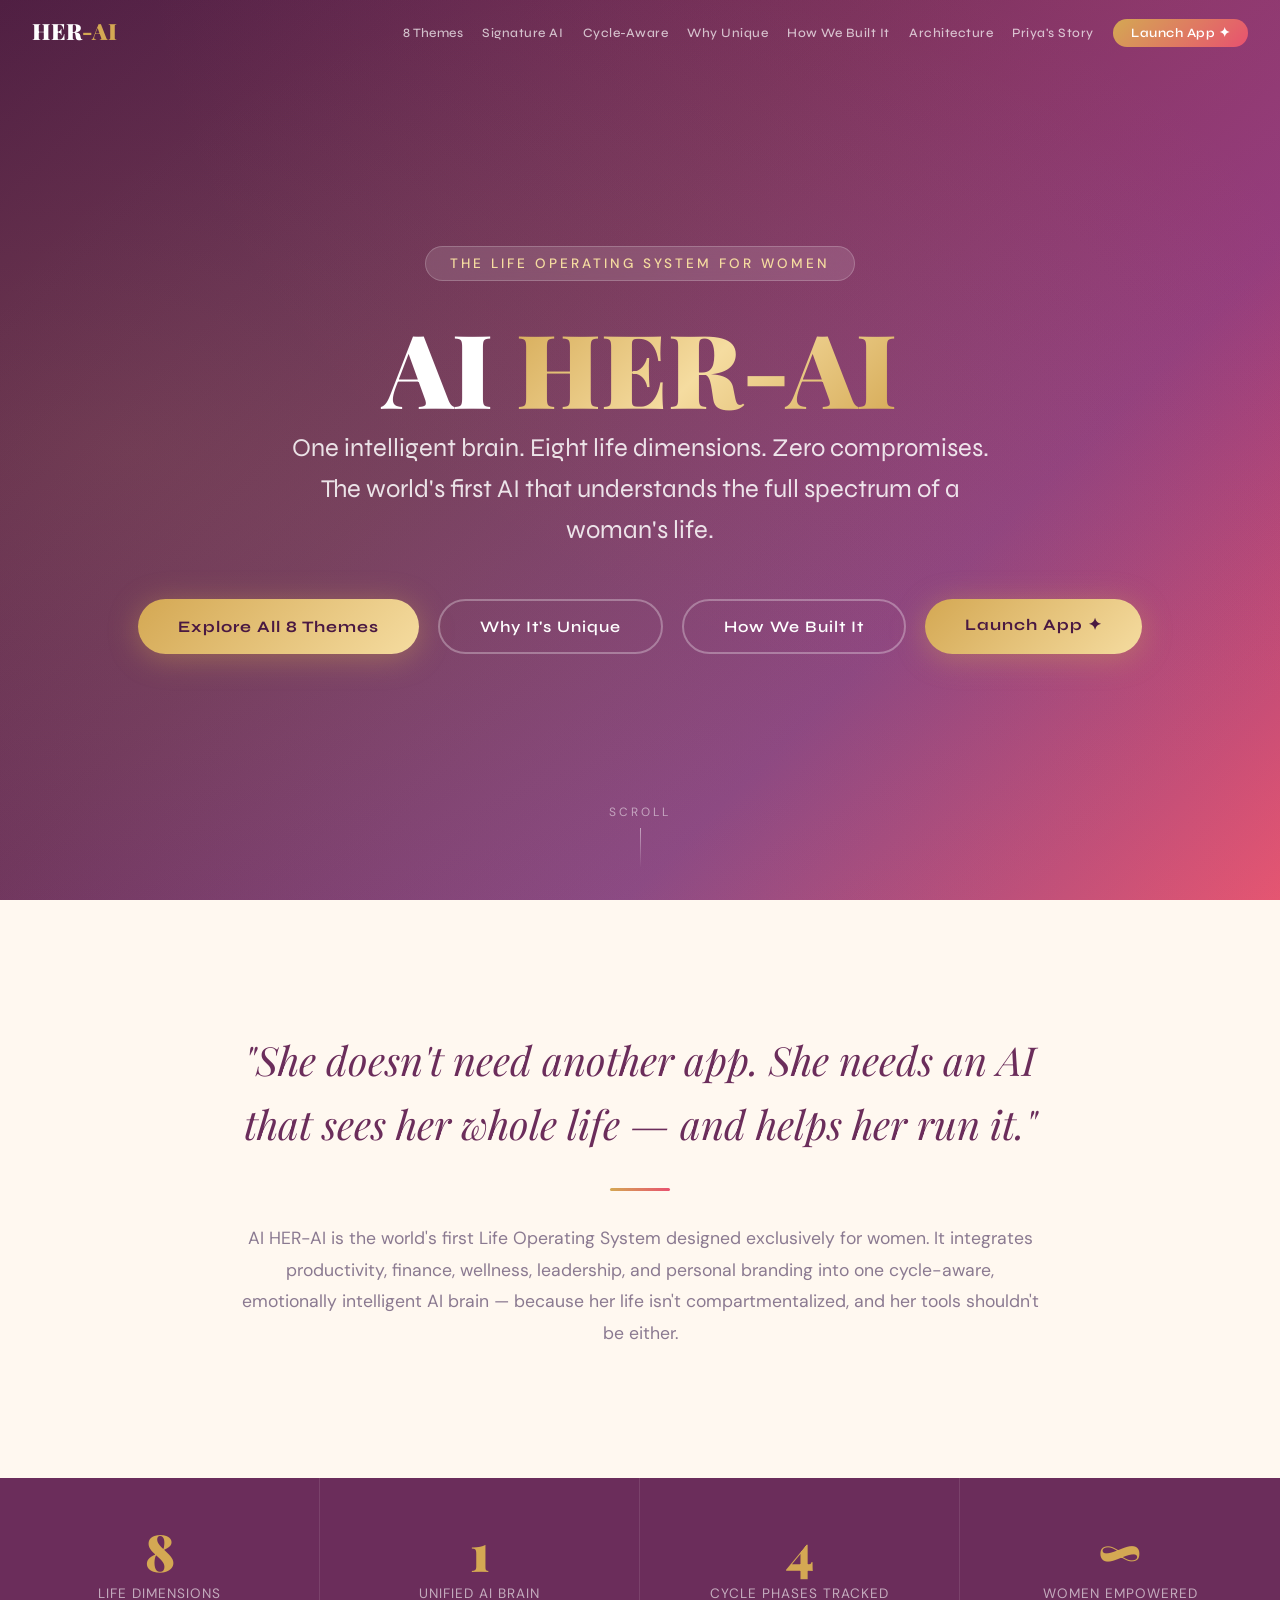
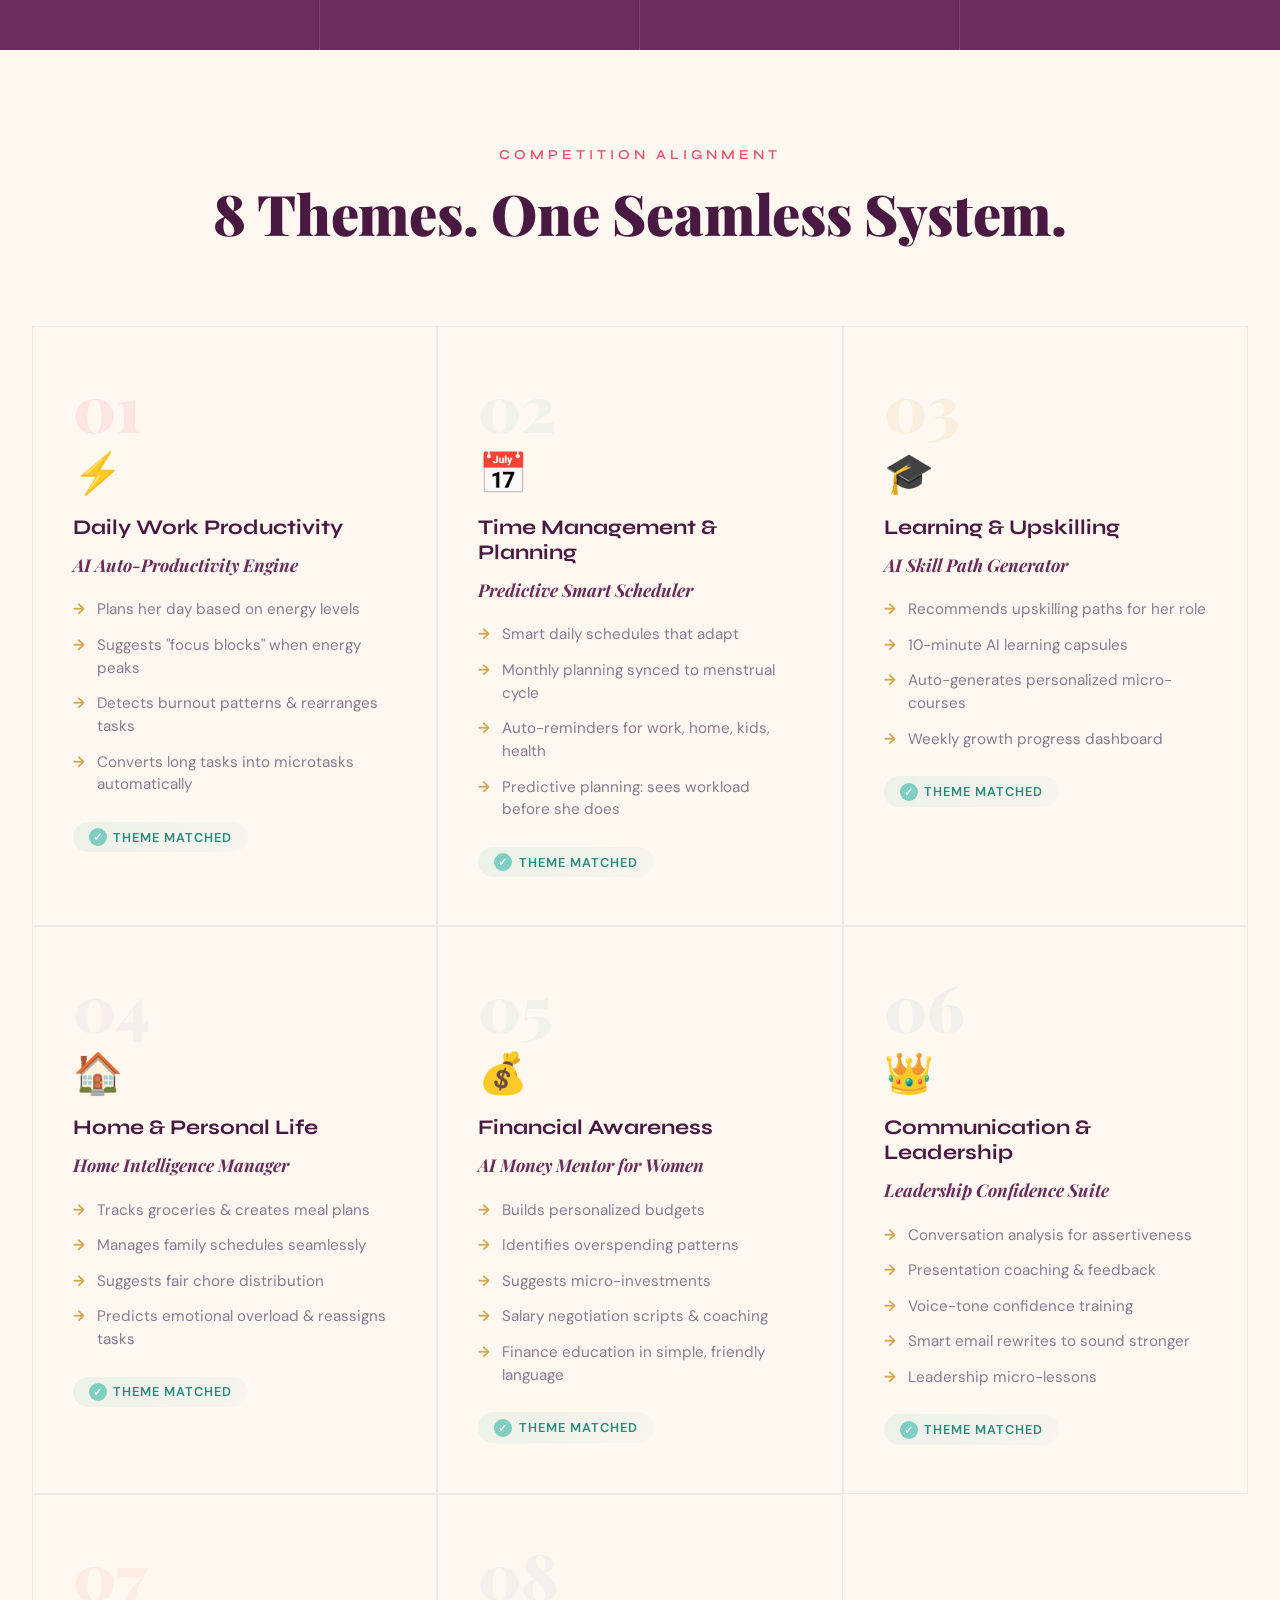
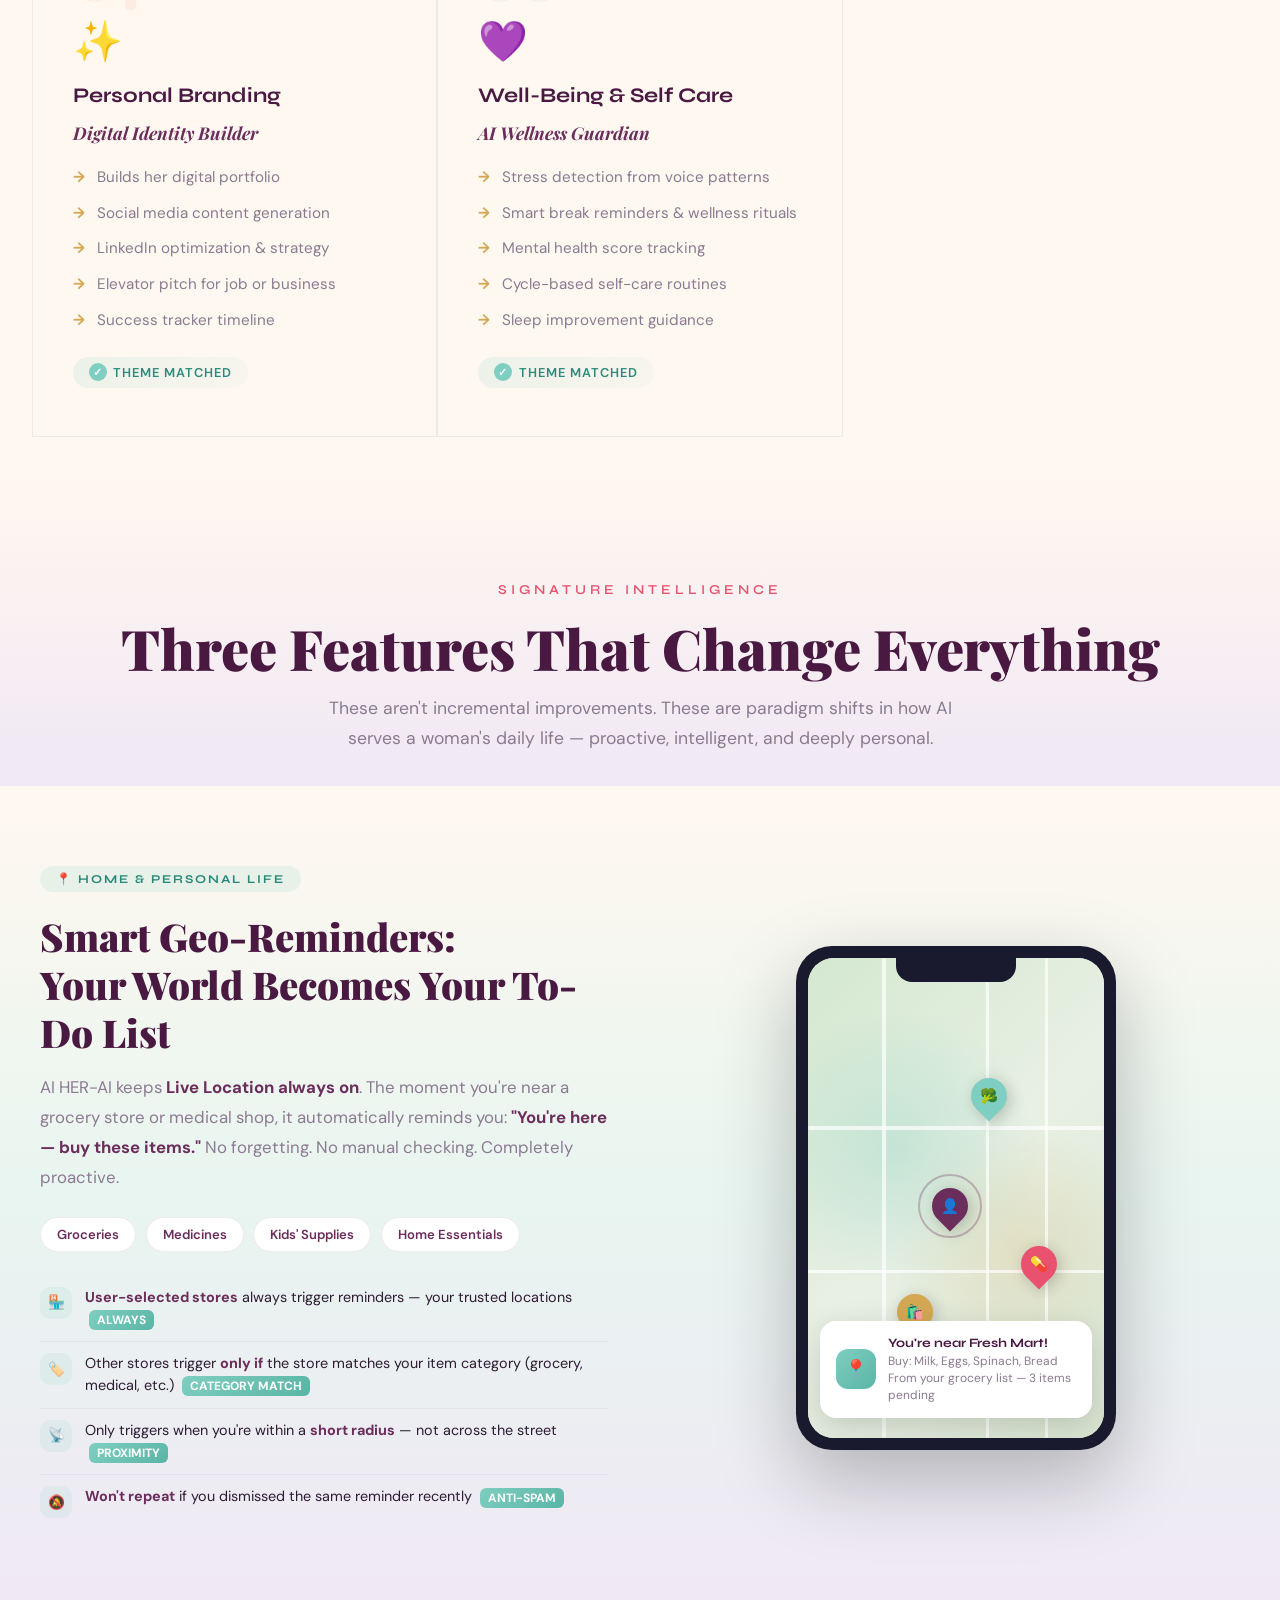
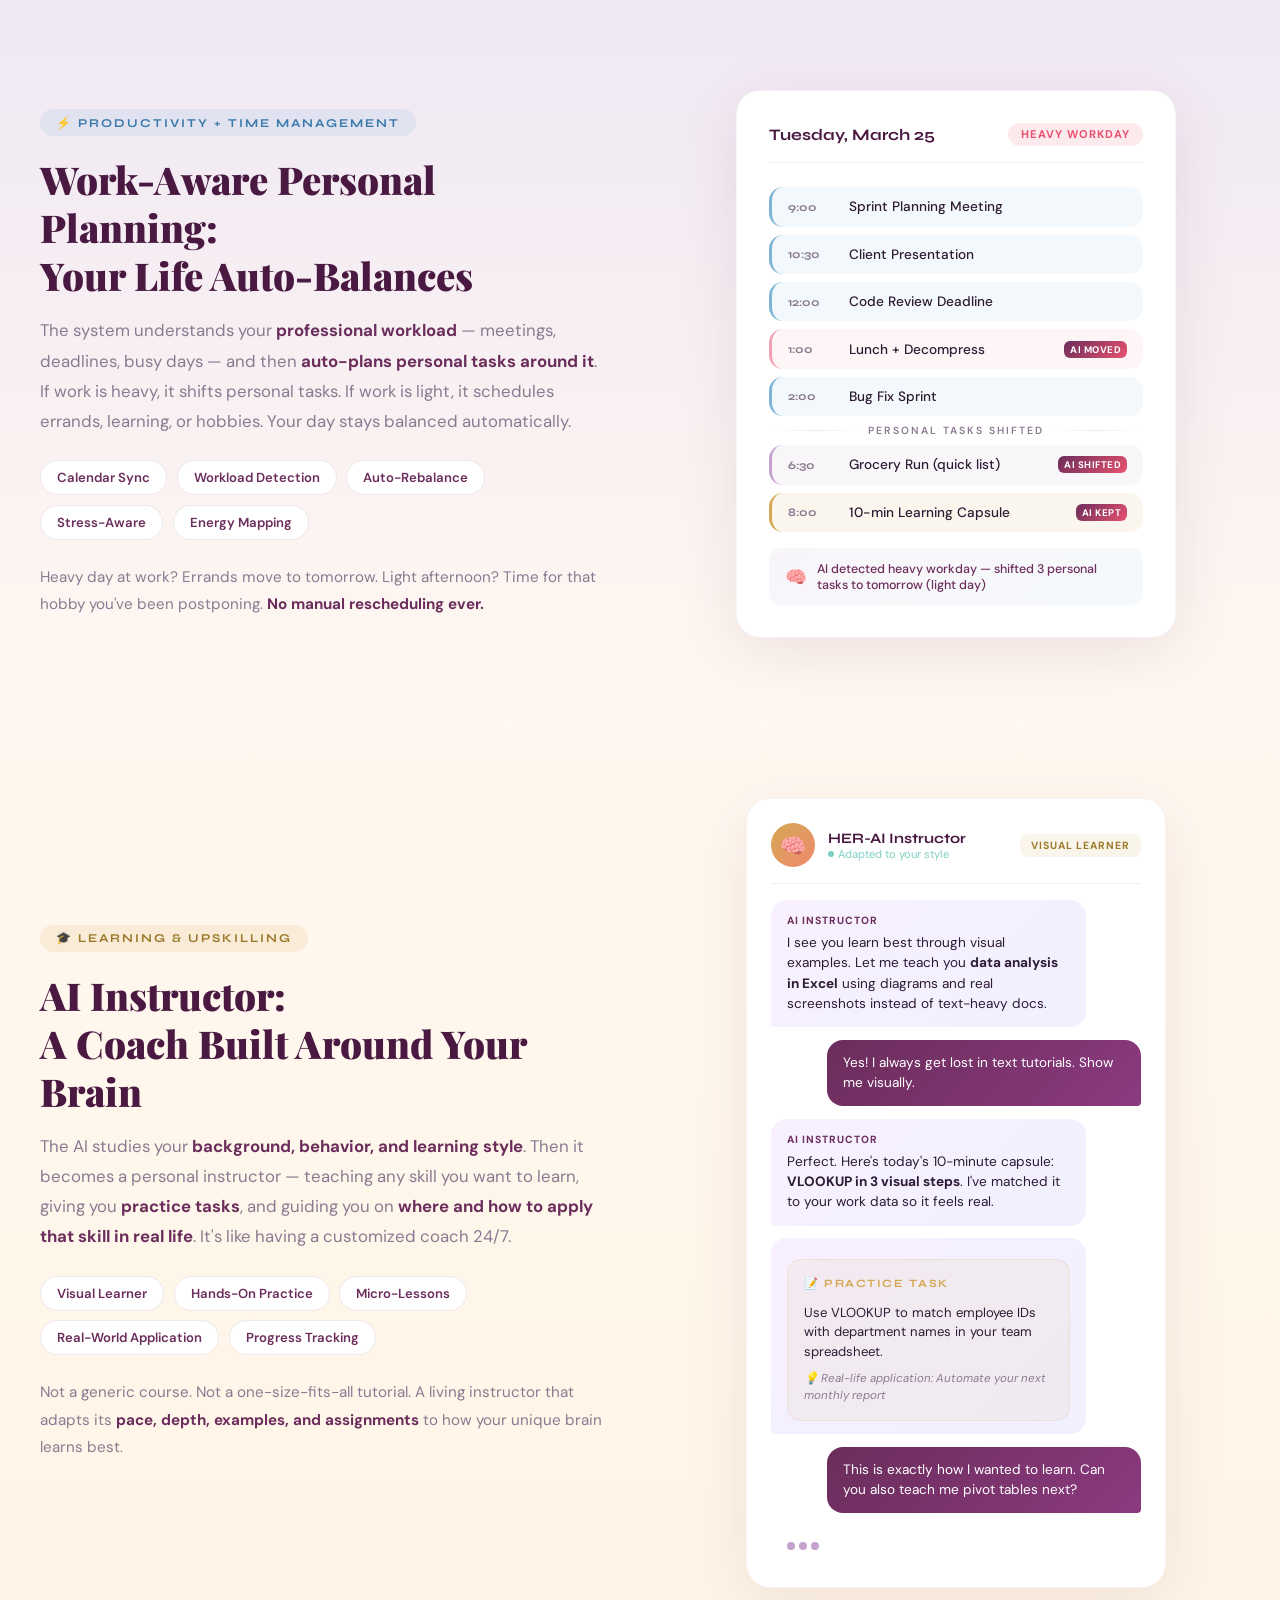
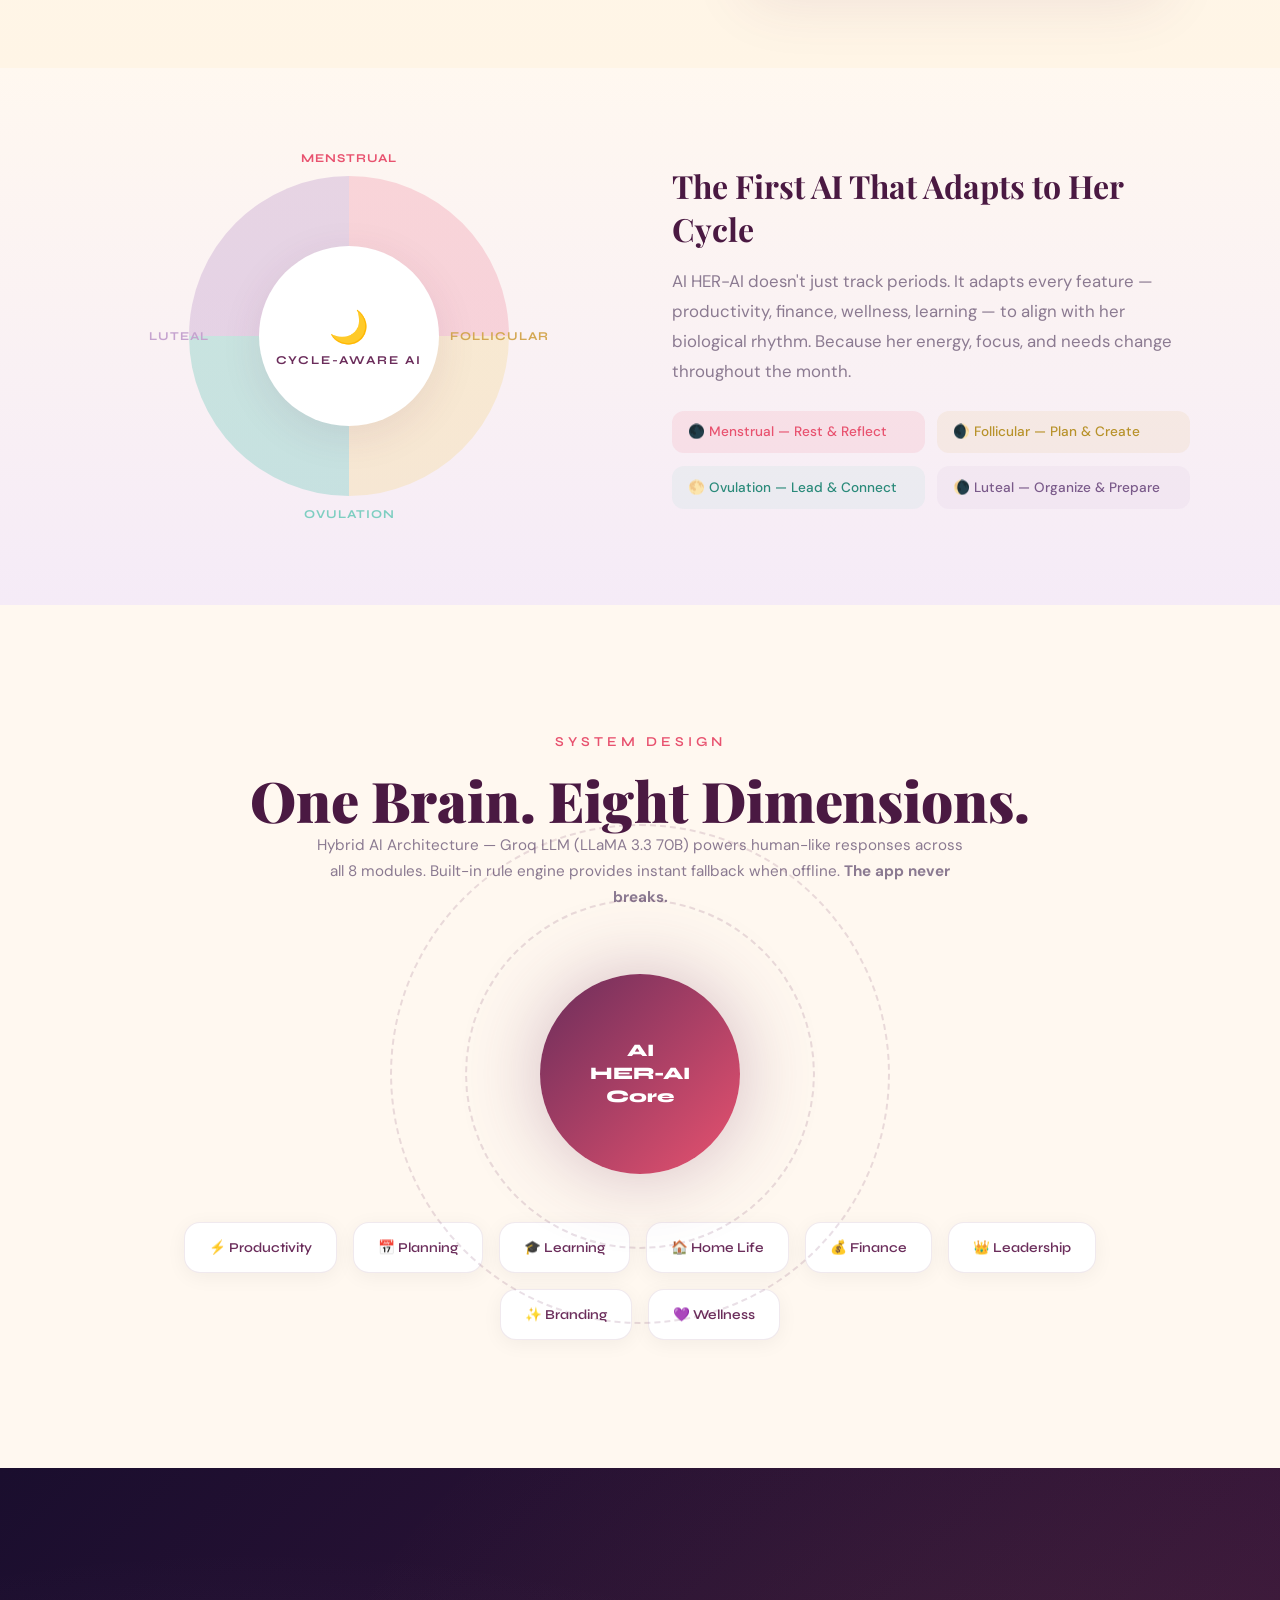
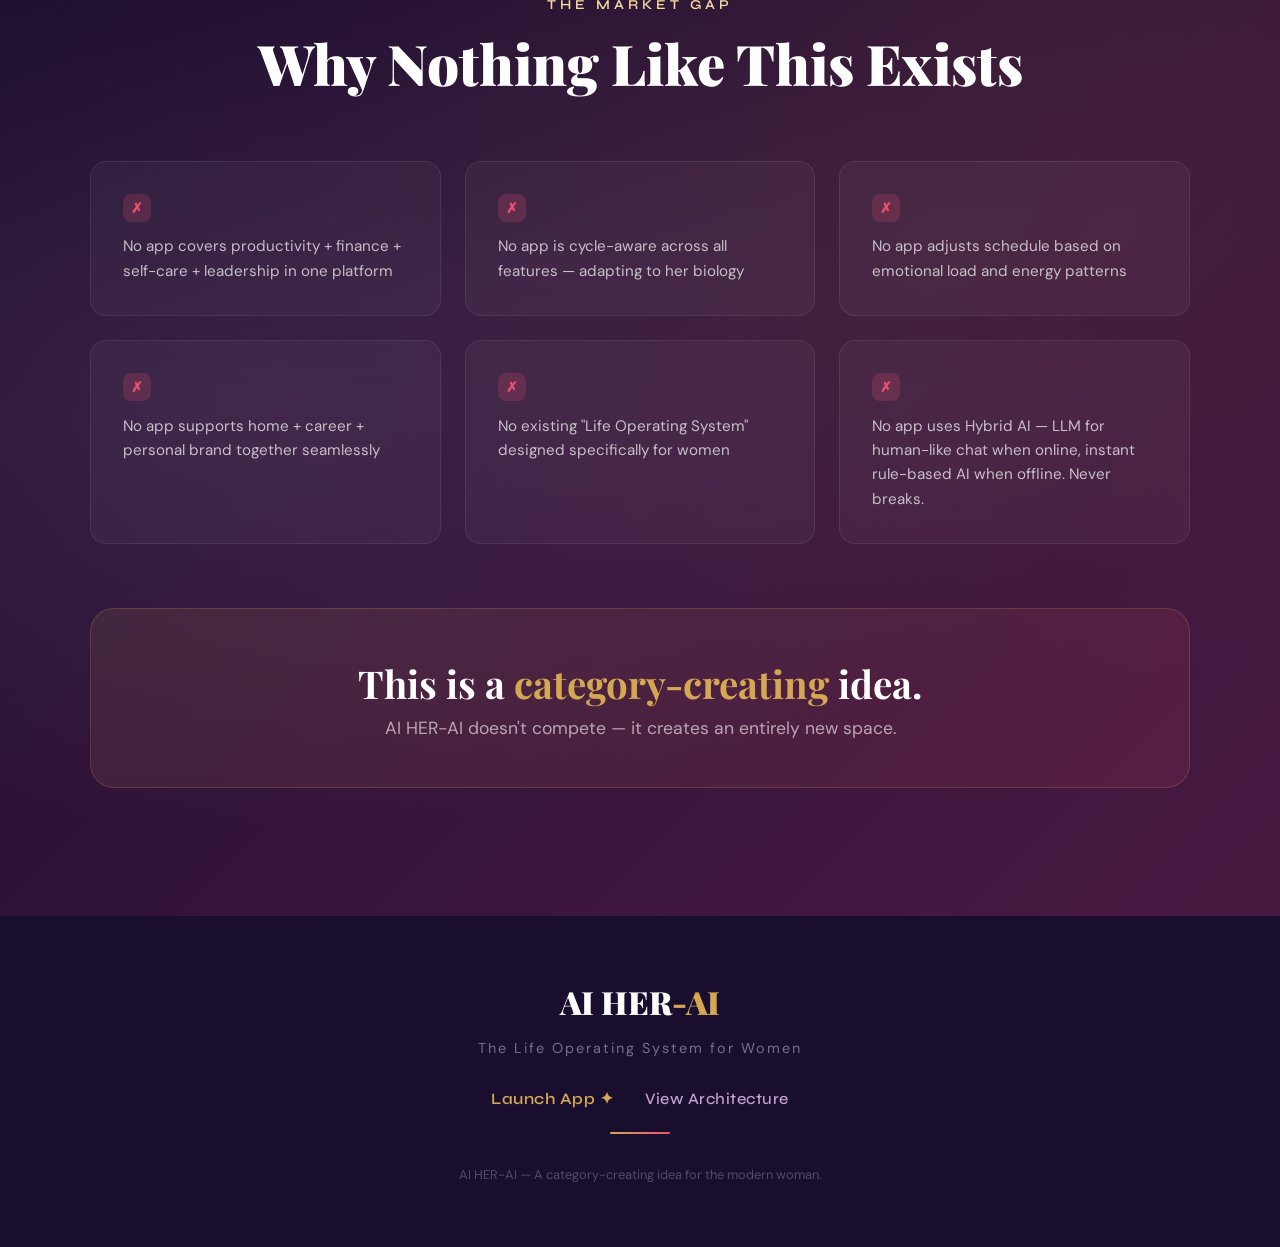
<file: index.html>
<!DOCTYPE html>
<html lang="en">
<head>
<meta charset="UTF-8">
<meta name="viewport" content="width=device-width, initial-scale=1.0">
<title>AI HER-AI — The Life Operating System for Women</title>
<link rel="preconnect" href="https://fonts.googleapis.com">
<link rel="preconnect" href="https://fonts.gstatic.com" crossorigin>
<link href="https://fonts.googleapis.com/css2?family=Playfair+Display:ital,wght@0,400;0,700;0,900;1,400;1,700&family=DM+Sans:ital,wght@0,300;0,400;0,500;0,700&family=Syne:wght@400;500;600;700;800&display=swap" rel="stylesheet">
<style>
:root {
  --plum: #6B2D5B;
  --plum-deep: #4A1942;
  --rose: #E8526F;
  --rose-soft: #F2A3B3;
  --gold: #D4A853;
  --gold-light: #F5DCA0;
  --cream: #FFF8F0;
  --lavender: #C5A3CF;
  --mint: #7ECEC1;
  --coral: #F08A6D;
  --sky: #7EB5D6;
  --peach: #F5C7A9;
  --night: #1A0E2E;
  --white: #FFFFFF;
  --text: #2D1B33;
  --text-light: #8B7A91;
}

* { margin: 0; padding: 0; box-sizing: border-box; }

html {
  scroll-behavior: smooth;
  overflow-x: hidden;
}

body {
  font-family: 'DM Sans', sans-serif;
  color: var(--text);
  background: var(--cream);
  overflow-x: hidden;
}

/* ========== HERO SECTION ========== */
.hero {
  min-height: 100vh;
  background: linear-gradient(135deg, var(--plum-deep) 0%, var(--plum) 40%, #8B3A7F 70%, var(--rose) 100%);
  display: flex;
  flex-direction: column;
  align-items: center;
  justify-content: center;
  position: relative;
  overflow: hidden;
  padding: 2rem;
}

.hero::before {
  content: '';
  position: absolute;
  top: -50%;
  left: -50%;
  width: 200%;
  height: 200%;
  background: radial-gradient(ellipse at 30% 50%, rgba(212,168,83,0.15) 0%, transparent 50%),
              radial-gradient(ellipse at 70% 20%, rgba(232,82,111,0.2) 0%, transparent 40%),
              radial-gradient(ellipse at 50% 80%, rgba(126,206,193,0.1) 0%, transparent 50%);
  animation: heroShimmer 15s ease-in-out infinite;
}

@keyframes heroShimmer {
  0%, 100% { transform: translate(0, 0) rotate(0deg); }
  33% { transform: translate(2%, -1%) rotate(1deg); }
  66% { transform: translate(-1%, 2%) rotate(-1deg); }
}

.hero-particles {
  position: absolute;
  inset: 0;
  overflow: hidden;
  pointer-events: none;
}

.particle {
  position: absolute;
  border-radius: 50%;
  opacity: 0;
  animation: particleFloat linear infinite;
}

@keyframes particleFloat {
  0% { opacity: 0; transform: translateY(100vh) scale(0); }
  10% { opacity: 0.8; }
  90% { opacity: 0.3; }
  100% { opacity: 0; transform: translateY(-10vh) scale(1); }
}

.hero-badge {
  position: relative;
  z-index: 2;
  background: rgba(255,255,255,0.12);
  backdrop-filter: blur(20px);
  border: 1px solid rgba(255,255,255,0.2);
  border-radius: 100px;
  padding: 0.5rem 1.5rem;
  font-size: 0.85rem;
  color: var(--gold-light);
  letter-spacing: 3px;
  text-transform: uppercase;
  font-weight: 500;
  margin-bottom: 2rem;
  animation: fadeSlideDown 1s ease-out 0.3s both;
}

.hero-title {
  position: relative;
  z-index: 2;
  font-family: 'Playfair Display', serif;
  font-size: clamp(3rem, 8vw, 7rem);
  font-weight: 900;
  color: var(--white);
  text-align: center;
  line-height: 1.05;
  margin-bottom: 0.5rem;
  animation: fadeSlideDown 1s ease-out 0.5s both;
}

.hero-title .accent {
  background: linear-gradient(135deg, var(--gold) 0%, var(--gold-light) 50%, var(--gold) 100%);
  -webkit-background-clip: text;
  -webkit-text-fill-color: transparent;
  background-clip: text;
  position: relative;
}

.hero-subtitle {
  position: relative;
  z-index: 2;
  font-family: 'Syne', sans-serif;
  font-size: clamp(1rem, 2.5vw, 1.6rem);
  color: rgba(255,255,255,0.85);
  text-align: center;
  max-width: 700px;
  line-height: 1.6;
  margin-bottom: 3rem;
  font-weight: 400;
  animation: fadeSlideDown 1s ease-out 0.7s both;
}

.hero-cta {
  position: relative;
  z-index: 2;
  display: flex;
  gap: 1.2rem;
  flex-wrap: wrap;
  justify-content: center;
  animation: fadeSlideDown 1s ease-out 0.9s both;
}

.btn-primary {
  background: linear-gradient(135deg, var(--gold), var(--gold-light));
  color: var(--plum-deep);
  font-family: 'Syne', sans-serif;
  font-weight: 700;
  font-size: 1rem;
  padding: 1rem 2.5rem;
  border: none;
  border-radius: 100px;
  cursor: pointer;
  letter-spacing: 1px;
  transition: all 0.4s cubic-bezier(0.175, 0.885, 0.32, 1.275);
  box-shadow: 0 4px 30px rgba(212,168,83,0.4);
}

.btn-primary:hover {
  transform: translateY(-3px) scale(1.05);
  box-shadow: 0 8px 40px rgba(212,168,83,0.6);
}

.btn-ghost {
  background: transparent;
  color: var(--white);
  font-family: 'Syne', sans-serif;
  font-weight: 600;
  font-size: 1rem;
  padding: 1rem 2.5rem;
  border: 2px solid rgba(255,255,255,0.3);
  border-radius: 100px;
  cursor: pointer;
  letter-spacing: 1px;
  transition: all 0.4s ease;
  backdrop-filter: blur(10px);
}

.btn-ghost:hover {
  background: rgba(255,255,255,0.1);
  border-color: rgba(255,255,255,0.6);
  transform: translateY(-2px);
}

.hero-scroll-indicator {
  position: absolute;
  bottom: 2rem;
  z-index: 2;
  display: flex;
  flex-direction: column;
  align-items: center;
  gap: 0.5rem;
  animation: fadeSlideDown 1s ease-out 1.2s both;
}

.hero-scroll-indicator span {
  color: rgba(255,255,255,0.5);
  font-size: 0.75rem;
  letter-spacing: 3px;
  text-transform: uppercase;
}

.scroll-line {
  width: 1px;
  height: 40px;
  background: linear-gradient(to bottom, rgba(255,255,255,0.5), transparent);
  animation: scrollPulse 2s ease-in-out infinite;
}

@keyframes scrollPulse {
  0%, 100% { opacity: 0.3; transform: scaleY(0.5); }
  50% { opacity: 1; transform: scaleY(1); }
}

@keyframes fadeSlideDown {
  from { opacity: 0; transform: translateY(-30px); }
  to { opacity: 1; transform: translateY(0); }
}

/* ========== MANIFESTO ========== */
.manifesto {
  padding: 8rem 2rem;
  text-align: center;
  background: var(--cream);
  position: relative;
}

.manifesto-inner {
  max-width: 800px;
  margin: 0 auto;
}

.manifesto-quote {
  font-family: 'Playfair Display', serif;
  font-size: clamp(1.5rem, 3.5vw, 2.5rem);
  font-weight: 400;
  font-style: italic;
  color: var(--plum);
  line-height: 1.6;
  margin-bottom: 2rem;
  opacity: 0;
  transform: translateY(40px);
  transition: all 1s ease;
}

.manifesto-quote.visible {
  opacity: 1;
  transform: translateY(0);
}

.manifesto-line {
  width: 60px;
  height: 3px;
  background: linear-gradient(90deg, var(--gold), var(--rose));
  margin: 0 auto 2rem;
  border-radius: 2px;
}

.manifesto-text {
  font-size: 1.1rem;
  color: var(--text-light);
  line-height: 1.8;
  opacity: 0;
  transform: translateY(30px);
  transition: all 1s ease 0.3s;
}

.manifesto-text.visible {
  opacity: 1;
  transform: translateY(0);
}

/* ========== THEMES SECTION ========== */
.themes-header {
  text-align: center;
  padding: 6rem 2rem 3rem;
  background: var(--cream);
}

.section-label {
  font-family: 'Syne', sans-serif;
  font-size: 0.85rem;
  letter-spacing: 4px;
  text-transform: uppercase;
  color: var(--rose);
  margin-bottom: 1rem;
  font-weight: 600;
}

.section-title {
  font-family: 'Playfair Display', serif;
  font-size: clamp(2rem, 5vw, 3.5rem);
  font-weight: 900;
  color: var(--plum-deep);
  line-height: 1.2;
}

.themes-grid {
  display: grid;
  grid-template-columns: repeat(auto-fit, minmax(min(340px, 100%), 1fr));
  gap: 0;
  max-width: 1400px;
  margin: 0 auto;
  padding: 2rem;
}

.theme-card {
  position: relative;
  padding: 3rem 2.5rem;
  border: 1px solid rgba(107,45,91,0.08);
  overflow: hidden;
  cursor: default;
  transition: all 0.5s cubic-bezier(0.175, 0.885, 0.32, 1.275);
  opacity: 0;
  transform: translateY(60px);
}

.theme-card.visible {
  opacity: 1;
  transform: translateY(0);
}

.theme-card::before {
  content: '';
  position: absolute;
  inset: 0;
  opacity: 0;
  transition: opacity 0.5s ease;
}

.theme-card:hover::before {
  opacity: 1;
}

.theme-card:hover {
  transform: translateY(-8px) scale(1.02);
  box-shadow: 0 20px 60px rgba(107,45,91,0.15);
  z-index: 2;
  border-radius: 20px;
}

.theme-card:nth-child(1)::before { background: linear-gradient(135deg, rgba(232,82,111,0.05), rgba(212,168,83,0.08)); }
.theme-card:nth-child(2)::before { background: linear-gradient(135deg, rgba(126,206,193,0.08), rgba(126,181,214,0.05)); }
.theme-card:nth-child(3)::before { background: linear-gradient(135deg, rgba(212,168,83,0.08), rgba(240,138,109,0.05)); }
.theme-card:nth-child(4)::before { background: linear-gradient(135deg, rgba(197,163,207,0.08), rgba(232,82,111,0.05)); }
.theme-card:nth-child(5)::before { background: linear-gradient(135deg, rgba(126,206,193,0.05), rgba(212,168,83,0.08)); }
.theme-card:nth-child(6)::before { background: linear-gradient(135deg, rgba(126,181,214,0.08), rgba(197,163,207,0.05)); }
.theme-card:nth-child(7)::before { background: linear-gradient(135deg, rgba(240,138,109,0.05), rgba(232,82,111,0.08)); }
.theme-card:nth-child(8)::before { background: linear-gradient(135deg, rgba(197,163,207,0.05), rgba(126,206,193,0.08)); }

.theme-number {
  font-family: 'Playfair Display', serif;
  font-size: 4rem;
  font-weight: 900;
  line-height: 1;
  margin-bottom: 0.5rem;
  opacity: 0.1;
  position: relative;
}

.theme-card:nth-child(1) .theme-number { color: var(--rose); }
.theme-card:nth-child(2) .theme-number { color: var(--mint); }
.theme-card:nth-child(3) .theme-number { color: var(--gold); }
.theme-card:nth-child(4) .theme-number { color: var(--lavender); }
.theme-card:nth-child(5) .theme-number { color: var(--mint); }
.theme-card:nth-child(6) .theme-number { color: var(--sky); }
.theme-card:nth-child(7) .theme-number { color: var(--coral); }
.theme-card:nth-child(8) .theme-number { color: var(--lavender); }

.theme-icon {
  font-size: 2.5rem;
  margin-bottom: 1rem;
  display: block;
}

.theme-name {
  font-family: 'Syne', sans-serif;
  font-size: 1.3rem;
  font-weight: 700;
  color: var(--plum-deep);
  margin-bottom: 0.8rem;
}

.theme-feature-title {
  font-family: 'Playfair Display', serif;
  font-size: 1.1rem;
  font-weight: 700;
  color: var(--plum);
  margin-bottom: 1rem;
  font-style: italic;
}

.theme-features {
  list-style: none;
  padding: 0;
}

.theme-features li {
  padding: 0.4rem 0;
  font-size: 0.95rem;
  color: var(--text-light);
  line-height: 1.5;
  padding-left: 1.5rem;
  position: relative;
}

.theme-features li::before {
  content: '→';
  position: absolute;
  left: 0;
  color: var(--gold);
  font-weight: 700;
}

.theme-matched {
  display: inline-flex;
  align-items: center;
  gap: 0.4rem;
  margin-top: 1.2rem;
  padding: 0.4rem 1rem;
  background: linear-gradient(135deg, rgba(126,206,193,0.15), rgba(126,206,193,0.05));
  border-radius: 100px;
  font-size: 0.8rem;
  color: #2a8a7a;
  font-weight: 600;
  letter-spacing: 1px;
  text-transform: uppercase;
}

.theme-matched .check {
  display: inline-flex;
  width: 18px;
  height: 18px;
  background: var(--mint);
  border-radius: 50%;
  align-items: center;
  justify-content: center;
  color: white;
  font-size: 0.7rem;
}

/* ========== WHY UNIQUE SECTION ========== */
.unique-section {
  padding: 8rem 2rem;
  background: linear-gradient(135deg, var(--night) 0%, var(--plum-deep) 100%);
  position: relative;
  overflow: hidden;
}

.unique-section::before {
  content: '';
  position: absolute;
  inset: 0;
  background: radial-gradient(ellipse at 20% 50%, rgba(197,163,207,0.1) 0%, transparent 60%),
              radial-gradient(ellipse at 80% 30%, rgba(212,168,83,0.08) 0%, transparent 50%);
}

.unique-inner {
  max-width: 1100px;
  margin: 0 auto;
  position: relative;
  z-index: 1;
}

.unique-header {
  text-align: center;
  margin-bottom: 4rem;
}

.unique-header .section-label {
  color: var(--gold-light);
}

.unique-header .section-title {
  color: var(--white);
}

.gap-grid {
  display: grid;
  grid-template-columns: repeat(auto-fit, minmax(min(280px, 100%), 1fr));
  gap: 1.5rem;
  margin-bottom: 4rem;
}

.gap-card {
  background: rgba(255,255,255,0.04);
  backdrop-filter: blur(20px);
  border: 1px solid rgba(255,255,255,0.08);
  border-radius: 16px;
  padding: 2rem;
  transition: all 0.4s ease;
  opacity: 0;
  transform: translateY(30px);
}

.gap-card.visible {
  opacity: 1;
  transform: translateY(0);
}

.gap-card:hover {
  background: rgba(255,255,255,0.08);
  border-color: rgba(212,168,83,0.3);
  transform: translateY(-4px);
}

.gap-x {
  font-size: 1.5rem;
  margin-bottom: 0.8rem;
  display: flex;
  align-items: center;
  gap: 0.5rem;
}

.gap-x .x {
  display: inline-flex;
  width: 28px;
  height: 28px;
  background: rgba(232,82,111,0.2);
  border-radius: 8px;
  align-items: center;
  justify-content: center;
  color: var(--rose);
  font-weight: 700;
  font-size: 0.9rem;
}

.gap-text {
  color: rgba(255,255,255,0.7);
  font-size: 0.95rem;
  line-height: 1.6;
}

.category-statement {
  text-align: center;
  padding: 3rem;
  background: linear-gradient(135deg, rgba(212,168,83,0.1), rgba(232,82,111,0.1));
  border: 1px solid rgba(212,168,83,0.2);
  border-radius: 24px;
  opacity: 0;
  transform: scale(0.95);
  transition: all 0.8s ease;
}

.category-statement.visible {
  opacity: 1;
  transform: scale(1);
}

.category-statement h3 {
  font-family: 'Playfair Display', serif;
  font-size: clamp(1.5rem, 3vw, 2.5rem);
  color: var(--white);
  font-weight: 700;
  margin-bottom: 0.5rem;
}

.category-statement h3 .gold {
  color: var(--gold);
}

.category-statement p {
  color: rgba(255,255,255,0.6);
  font-size: 1.1rem;
}

/* ========== STATS STRIP ========== */
.stats-strip {
  display: grid;
  grid-template-columns: repeat(4, 1fr);
  background: var(--plum);
  overflow: hidden;
}

.stat-item {
  padding: 3rem 1.5rem;
  text-align: center;
  border-right: 1px solid rgba(255,255,255,0.1);
  transition: background 0.3s ease;
}

.stat-item:last-child { border-right: none; }

.stat-item:hover {
  background: rgba(255,255,255,0.05);
}

.stat-number {
  font-family: 'Playfair Display', serif;
  font-size: clamp(2rem, 4vw, 3.5rem);
  font-weight: 900;
  color: var(--gold);
  line-height: 1;
  margin-bottom: 0.5rem;
}

.stat-label {
  font-size: 0.85rem;
  color: rgba(255,255,255,0.6);
  letter-spacing: 1px;
  text-transform: uppercase;
}

/* ========== ARCHITECTURE SECTION ========== */
.architecture {
  padding: 8rem 2rem;
  background: var(--cream);
}

.arch-inner {
  max-width: 1000px;
  margin: 0 auto;
  text-align: center;
}

.arch-visual {
  margin-top: 4rem;
  position: relative;
}

.arch-core {
  width: 200px;
  height: 200px;
  background: linear-gradient(135deg, var(--plum), var(--rose));
  border-radius: 50%;
  display: flex;
  align-items: center;
  justify-content: center;
  margin: 0 auto;
  position: relative;
  z-index: 2;
  box-shadow: 0 0 80px rgba(107,45,91,0.3);
  animation: corePulse 3s ease-in-out infinite;
}

@keyframes corePulse {
  0%, 100% { box-shadow: 0 0 60px rgba(107,45,91,0.3); }
  50% { box-shadow: 0 0 100px rgba(107,45,91,0.5); }
}

.arch-core-text {
  font-family: 'Syne', sans-serif;
  font-weight: 800;
  color: var(--white);
  font-size: 1.1rem;
  text-align: center;
  line-height: 1.3;
}

.arch-ring {
  position: absolute;
  border: 2px dashed rgba(107,45,91,0.15);
  border-radius: 50%;
  top: 50%;
  left: 50%;
  transform: translate(-50%, -50%);
  animation: ringRotate 60s linear infinite;
}

.arch-ring-1 { width: 350px; height: 350px; }
.arch-ring-2 { width: 500px; height: 500px; animation-direction: reverse; animation-duration: 80s; }

@keyframes ringRotate {
  from { transform: translate(-50%, -50%) rotate(0deg); }
  to { transform: translate(-50%, -50%) rotate(360deg); }
}

.arch-nodes {
  display: flex;
  flex-wrap: wrap;
  justify-content: center;
  gap: 1rem;
  margin-top: 3rem;
}

.arch-node {
  background: var(--white);
  border: 1px solid rgba(107,45,91,0.1);
  border-radius: 16px;
  padding: 1rem 1.5rem;
  font-family: 'Syne', sans-serif;
  font-size: 0.85rem;
  font-weight: 600;
  color: var(--plum);
  box-shadow: 0 4px 20px rgba(0,0,0,0.05);
  transition: all 0.3s ease;
}

.arch-node:hover {
  transform: translateY(-4px);
  box-shadow: 0 8px 30px rgba(107,45,91,0.15);
  border-color: var(--gold);
}

/* ========== FOOTER ========== */
.footer {
  background: var(--night);
  padding: 4rem 2rem;
  text-align: center;
}

.footer-logo {
  font-family: 'Playfair Display', serif;
  font-size: 2rem;
  font-weight: 900;
  color: var(--white);
  margin-bottom: 1rem;
}

.footer-logo .accent { color: var(--gold); }

.footer-tagline {
  color: rgba(255,255,255,0.4);
  font-size: 0.9rem;
  margin-bottom: 2rem;
  letter-spacing: 2px;
}

.footer-line {
  width: 60px;
  height: 2px;
  background: linear-gradient(90deg, var(--gold), var(--rose));
  margin: 0 auto 2rem;
  border-radius: 2px;
}

.footer-copy {
  color: rgba(255,255,255,0.25);
  font-size: 0.8rem;
}

/* ========== RESPONSIVE ========== */

/* Tablet */
@media (max-width: 1024px) {
  .themes-grid { grid-template-columns: repeat(auto-fit, minmax(280px, 1fr)); }
  .manifesto { padding: 5rem 1.5rem; }
  .feature-dive { padding: 3.5rem 1.5rem; }
}

/* Mobile */
@media (max-width: 768px) {
  .themes-grid { grid-template-columns: 1fr; }
  .stats-strip { grid-template-columns: repeat(2, 1fr); }
  .stat-item:nth-child(2) { border-right: none; }
  .gap-grid { grid-template-columns: 1fr; }
  .hero-cta { flex-direction: column; align-items: center; }
  .hero { padding: 1.5rem; }
  .hero-badge { font-size: 0.7rem; letter-spacing: 2px; padding: 0.4rem 1rem; }
  .manifesto { padding: 4rem 1.2rem; }
  .themes-header { padding: 4rem 1.2rem 2rem; }
  .btn-primary, .btn-ghost { padding: 0.8rem 1.8rem; font-size: 0.88rem; }
  .feature-dive { padding: 3rem 1.2rem; }
  .fd-inner { gap: 2rem !important; }
  .fd-desc { font-size: 0.95rem; }
  .cycle-section { padding: 4rem 1.2rem; }
  .cycle-inner { gap: 2rem; }
  .cycle-ring-container { width: 240px; height: 240px; }
  .cycle-phase { padding: 0.8rem; font-size: 0.75rem; }
  .footer { padding: 3rem 1.2rem; }
  .arch-nodes { gap: 0.8rem; }
  .arch-node { padding: 1rem; min-width: auto; }
}

/* Small mobile */
@media (max-width: 480px) {
  .stats-strip { grid-template-columns: 1fr; }
  .stat-item { border-right: none !important; }
  .stat-number { font-size: 1.6rem; }
  .stat-label { font-size: 0.72rem; }
  .hero-badge { font-size: 0.6rem; letter-spacing: 1.5px; margin-bottom: 1.2rem; }
  .hero-subtitle { margin-bottom: 2rem; }
  .navbar { padding: 0.7rem 1rem; }
  .navbar.scrolled { padding: 0.5rem 1rem; }
  .nav-logo { font-size: 1.1rem; }
  .cycle-ring-container { width: 200px; height: 200px; }
  .fd-pill { padding: 0.4rem 0.7rem; font-size: 0.75rem; }
  .fd-badge { font-size: 0.65rem; letter-spacing: 1.5px; }
  .gap-card { padding: 1.5rem; }
  .gap-icon { font-size: 1.5rem; }
  .gap-title { font-size: 1rem; }
  .gap-text { font-size: 0.82rem; }
  .footer-logo { font-size: 1.5rem; }
}

/* ========== NAVBAR ========== */
.navbar {
  position: fixed;
  top: 0;
  left: 0;
  right: 0;
  z-index: 1000;
  padding: 1rem 2rem;
  display: flex;
  align-items: center;
  justify-content: space-between;
  transition: all 0.4s ease;
}

.navbar.scrolled {
  background: rgba(74,25,66,0.95);
  backdrop-filter: blur(20px);
  box-shadow: 0 4px 30px rgba(0,0,0,0.2);
  padding: 0.7rem 2rem;
}

.nav-logo {
  font-family: 'Playfair Display', serif;
  font-size: 1.4rem;
  font-weight: 900;
  color: var(--white);
  text-decoration: none;
}

.nav-logo .accent { color: var(--gold); }

.nav-links {
  display: flex;
  gap: 1.2rem;
  list-style: none;
  align-items: center;
  flex-wrap: wrap;
  justify-content: flex-end;
}

.nav-links a {
  color: rgba(255,255,255,0.7);
  text-decoration: none;
  font-size: 0.8rem;
  letter-spacing: 0.5px;
  font-weight: 500;
  transition: color 0.3s ease;
  font-family: 'Syne', sans-serif;
  white-space: nowrap;
}

.nav-links a:hover {
  color: var(--gold);
}

.nav-links .nav-cta {
  background: linear-gradient(135deg, var(--gold), var(--rose));
  color: #fff;
  padding: 6px 18px;
  border-radius: 20px;
  font-weight: 600;
  letter-spacing: 0.5px;
  transition: transform 0.3s ease, box-shadow 0.3s ease;
}
.nav-links .nav-cta:hover {
  transform: translateY(-2px);
  box-shadow: 0 4px 15px rgba(212,168,83,0.4);
  color: #fff;
}

.mobile-nav-toggle {
  display: none;
  background: none;
  border: none;
  color: var(--gold);
  font-size: 1.5rem;
  cursor: pointer;
}

@media (max-width: 900px) {
  .nav-links {
    display: none;
    position: absolute;
    top: 100%;
    left: 0;
    right: 0;
    background: rgba(74,25,66,0.98);
    backdrop-filter: blur(20px);
    flex-direction: column;
    padding: 1.5rem 2rem;
    gap: 1rem;
    align-items: flex-start;
    box-shadow: 0 10px 30px rgba(0,0,0,0.3);
  }
  .nav-links.open { display: flex; }
  .mobile-nav-toggle { display: block; }
}

/* ========== CYCLE AWARENESS SECTION ========== */
.cycle-section {
  padding: 6rem 2rem;
  background: linear-gradient(180deg, var(--cream) 0%, #F5EBF7 100%);
  position: relative;
}

.cycle-inner {
  max-width: 1100px;
  margin: 0 auto;
  display: grid;
  grid-template-columns: 1fr 1fr;
  gap: 4rem;
  align-items: center;
}

@media (max-width: 900px) {
  .cycle-inner { grid-template-columns: 1fr; }
}

.cycle-visual {
  display: flex;
  justify-content: center;
}

.cycle-ring-container {
  position: relative;
  width: 320px;
  height: 320px;
}

.cycle-ring-bg {
  width: 100%;
  height: 100%;
  border-radius: 50%;
  background: conic-gradient(
    var(--rose-soft) 0deg 90deg,
    var(--gold-light) 90deg 180deg,
    var(--mint) 180deg 270deg,
    var(--lavender) 270deg 360deg
  );
  opacity: 0.4;
  animation: cycleRotate 20s linear infinite;
}

@keyframes cycleRotate {
  from { transform: rotate(0deg); }
  to { transform: rotate(360deg); }
}

.cycle-ring-label {
  position: absolute;
  font-family: 'Syne', sans-serif;
  font-size: 0.75rem;
  font-weight: 700;
  text-transform: uppercase;
  letter-spacing: 1px;
}

.cycle-ring-label.top { top: -25px; left: 50%; transform: translateX(-50%); color: var(--rose); }
.cycle-ring-label.right { right: -40px; top: 50%; transform: translateY(-50%); color: var(--gold); }
.cycle-ring-label.bottom { bottom: -25px; left: 50%; transform: translateX(-50%); color: var(--mint); }
.cycle-ring-label.left { left: -40px; top: 50%; transform: translateY(-50%); color: var(--lavender); }

.cycle-center {
  position: absolute;
  top: 50%;
  left: 50%;
  transform: translate(-50%, -50%);
  width: 180px;
  height: 180px;
  background: var(--white);
  border-radius: 50%;
  display: flex;
  flex-direction: column;
  align-items: center;
  justify-content: center;
  box-shadow: 0 10px 40px rgba(107,45,91,0.1);
}

.cycle-center-icon { font-size: 2rem; margin-bottom: 0.3rem; }

.cycle-center-text {
  font-family: 'Syne', sans-serif;
  font-weight: 700;
  font-size: 0.75rem;
  text-transform: uppercase;
  letter-spacing: 2px;
  color: var(--plum);
}

.cycle-content h3 {
  font-family: 'Playfair Display', serif;
  font-size: 2rem;
  color: var(--plum-deep);
  margin-bottom: 1rem;
  font-weight: 700;
}

.cycle-content p {
  color: var(--text-light);
  line-height: 1.8;
  font-size: 1.05rem;
  margin-bottom: 1.5rem;
}

.cycle-phases {
  display: grid;
  grid-template-columns: 1fr 1fr;
  gap: 0.8rem;
}

.cycle-phase {
  padding: 0.8rem 1rem;
  border-radius: 12px;
  font-size: 0.85rem;
  font-weight: 500;
}

.cycle-phase.menstrual { background: rgba(232,82,111,0.1); color: var(--rose); }
.cycle-phase.follicular { background: rgba(212,168,83,0.1); color: #b8922a; }
.cycle-phase.ovulation { background: rgba(126,206,193,0.1); color: #2a8a7a; }
.cycle-phase.luteal { background: rgba(197,163,207,0.1); color: #7a5a8a; }

/* ========== SIGNATURE FEATURES HEADER ========== */
.sig-header {
  text-align: center;
  padding: 7rem 2rem 2rem;
  background: linear-gradient(180deg, var(--cream) 0%, #F0E8F4 100%);
}

.sig-header .section-title {
  margin-bottom: 0.8rem;
}

.sig-header-sub {
  font-size: 1.1rem;
  color: var(--text-light);
  max-width: 650px;
  margin: 0 auto;
  line-height: 1.7;
}

/* ========== FEATURE DEEP-DIVE (shared) ========== */
.feature-dive {
  padding: 5rem 2rem;
  position: relative;
  overflow: hidden;
}

.feature-dive .fd-inner {
  max-width: 1200px;
  margin: 0 auto;
  display: grid;
  grid-template-columns: 1fr 1fr;
  gap: 4rem;
  align-items: center;
}

.feature-dive.reverse .fd-inner {
  direction: rtl;
}

.feature-dive.reverse .fd-inner > * {
  direction: ltr;
}

@media (max-width: 900px) {
  .feature-dive .fd-inner,
  .feature-dive.reverse .fd-inner {
    grid-template-columns: 1fr;
    direction: ltr;
  }
}

.fd-content {
  opacity: 0;
  transform: translateX(-40px);
  transition: all 0.8s ease;
}

.fd-content.visible {
  opacity: 1;
  transform: translateX(0);
}

.feature-dive.reverse .fd-content {
  transform: translateX(40px);
}

.feature-dive.reverse .fd-content.visible {
  transform: translateX(0);
}

.fd-badge {
  display: inline-flex;
  align-items: center;
  gap: 0.5rem;
  padding: 0.4rem 1rem;
  border-radius: 100px;
  font-family: 'Syne', sans-serif;
  font-size: 0.75rem;
  font-weight: 700;
  letter-spacing: 2px;
  text-transform: uppercase;
  margin-bottom: 1.2rem;
}

.fd-badge.geo { background: rgba(126,206,193,0.15); color: #2a8a7a; }
.fd-badge.work { background: rgba(126,181,214,0.15); color: #3a7aaa; }
.fd-badge.learn { background: rgba(212,168,83,0.15); color: #9a7a2a; }

.fd-title {
  font-family: 'Playfair Display', serif;
  font-size: clamp(1.6rem, 3vw, 2.4rem);
  font-weight: 900;
  color: var(--plum-deep);
  line-height: 1.25;
  margin-bottom: 1rem;
}

.fd-desc {
  font-size: 1.05rem;
  color: var(--text-light);
  line-height: 1.8;
  margin-bottom: 1.5rem;
}

.fd-desc strong {
  color: var(--plum);
}

.fd-pills {
  display: flex;
  flex-wrap: wrap;
  gap: 0.6rem;
  margin-bottom: 1.5rem;
}

.fd-pill {
  padding: 0.5rem 1rem;
  border-radius: 100px;
  font-size: 0.82rem;
  font-weight: 600;
  border: 1px solid rgba(107,45,91,0.1);
  background: var(--white);
  color: var(--plum);
  transition: all 0.3s ease;
}

.fd-pill:hover {
  background: var(--plum);
  color: var(--white);
  border-color: var(--plum);
  transform: translateY(-2px);
}

/* ========== GEO MAP MOCKUP ========== */
.geo-mockup {
  position: relative;
  opacity: 0;
  transform: translateX(40px);
  transition: all 0.8s ease 0.2s;
}

.geo-mockup.visible {
  opacity: 1;
  transform: translateX(0);
}

.geo-phone {
  width: 320px;
  margin: 0 auto;
  background: #1a1a2e;
  border-radius: 36px;
  padding: 12px;
  box-shadow: 0 30px 80px rgba(0,0,0,0.25);
  position: relative;
}

.geo-phone-notch {
  width: 120px;
  height: 24px;
  background: #1a1a2e;
  border-radius: 0 0 16px 16px;
  margin: 0 auto;
  position: absolute;
  top: 12px;
  left: 50%;
  transform: translateX(-50%);
  z-index: 10;
}

.geo-screen {
  background: #e8f4e8;
  border-radius: 26px;
  overflow: hidden;
  position: relative;
  height: 480px;
}

.geo-map {
  width: 100%;
  height: 100%;
  position: relative;
  background:
    radial-gradient(circle at 30% 40%, rgba(126,206,193,0.3) 0%, transparent 40%),
    radial-gradient(circle at 70% 60%, rgba(212,168,83,0.2) 0%, transparent 35%),
    linear-gradient(135deg, #d4e8d0 0%, #e8f0e4 50%, #d8e4d0 100%);
}

.geo-road {
  position: absolute;
  background: rgba(255,255,255,0.7);
  border-radius: 2px;
}

.geo-road.h1 { top: 35%; left: 0; right: 0; height: 4px; }
.geo-road.h2 { top: 65%; left: 0; right: 0; height: 3px; }
.geo-road.v1 { left: 25%; top: 0; bottom: 0; width: 4px; }
.geo-road.v2 { left: 60%; top: 0; bottom: 0; width: 3px; }
.geo-road.v3 { left: 80%; top: 0; bottom: 0; width: 3px; }

.geo-pin {
  position: absolute;
  width: 36px;
  height: 36px;
  border-radius: 50% 50% 50% 0;
  transform: rotate(-45deg);
  display: flex;
  align-items: center;
  justify-content: center;
  font-size: 0.9rem;
  box-shadow: 0 4px 15px rgba(0,0,0,0.2);
  z-index: 3;
}

.geo-pin span {
  transform: rotate(45deg);
}

.geo-pin.user {
  background: var(--plum);
  top: 48%;
  left: 42%;
  animation: userPulseMove 8s ease-in-out infinite;
  z-index: 5;
}

@keyframes userPulseMove {
  0%, 100% { top: 48%; left: 42%; }
  25% { top: 38%; left: 50%; }
  50% { top: 30%; left: 58%; }
  75% { top: 42%; left: 55%; }
}

.geo-pin.user::after {
  content: '';
  position: absolute;
  width: 60px;
  height: 60px;
  border-radius: 50%;
  border: 2px solid var(--plum);
  opacity: 0.3;
  animation: radiusPulse 2s ease-in-out infinite;
  transform: rotate(45deg);
}

@keyframes radiusPulse {
  0%, 100% { transform: rotate(45deg) scale(0.8); opacity: 0.4; }
  50% { transform: rotate(45deg) scale(1.3); opacity: 0.1; }
}

.geo-pin.grocery { background: var(--mint); top: 25%; left: 55%; }
.geo-pin.medical { background: var(--rose); top: 60%; left: 72%; }
.geo-pin.store { background: var(--gold); top: 70%; left: 30%; }

.geo-notif {
  position: absolute;
  bottom: 20px;
  left: 12px;
  right: 12px;
  background: var(--white);
  border-radius: 16px;
  padding: 14px 16px;
  box-shadow: 0 8px 30px rgba(0,0,0,0.15);
  z-index: 10;
  display: flex;
  align-items: center;
  gap: 12px;
  animation: notifSlideUp 1s ease-out 1.5s both, notifPulse 4s ease-in-out 2.5s infinite;
}

@keyframes notifSlideUp {
  from { opacity: 0; transform: translateY(30px); }
  to { opacity: 1; transform: translateY(0); }
}

@keyframes notifPulse {
  0%, 100% { box-shadow: 0 8px 30px rgba(0,0,0,0.15); }
  50% { box-shadow: 0 8px 30px rgba(126,206,193,0.4); }
}

.geo-notif-icon {
  width: 40px;
  height: 40px;
  border-radius: 12px;
  background: linear-gradient(135deg, var(--mint), #5ab5a5);
  display: flex;
  align-items: center;
  justify-content: center;
  font-size: 1.2rem;
  flex-shrink: 0;
}

.geo-notif-text {
  flex: 1;
}

.geo-notif-title {
  font-family: 'Syne', sans-serif;
  font-weight: 700;
  font-size: 0.8rem;
  color: var(--plum-deep);
  margin-bottom: 2px;
}

.geo-notif-body {
  font-size: 0.75rem;
  color: var(--text-light);
  line-height: 1.4;
}

/* ========== SMART FILTER RULES ========== */
.smart-rules {
  margin-top: 1.5rem;
}

.smart-rule {
  display: flex;
  align-items: flex-start;
  gap: 0.8rem;
  padding: 0.7rem 0;
  border-bottom: 1px solid rgba(107,45,91,0.06);
}

.smart-rule:last-child { border-bottom: none; }

.sr-icon {
  width: 32px;
  height: 32px;
  border-radius: 10px;
  display: flex;
  align-items: center;
  justify-content: center;
  font-size: 0.85rem;
  flex-shrink: 0;
  background: rgba(126,206,193,0.12);
}

.sr-text {
  font-size: 0.9rem;
  color: var(--text);
  line-height: 1.5;
}

.sr-text strong {
  color: var(--plum);
}

.sr-keyword {
  display: inline-block;
  background: linear-gradient(135deg, var(--mint), #5ab5a5);
  color: white;
  padding: 1px 8px;
  border-radius: 6px;
  font-size: 0.75rem;
  font-weight: 700;
  margin-left: 4px;
  vertical-align: middle;
}

/* ========== WORK-AWARE TIMELINE ========== */
.fd-bg-work {
  background: linear-gradient(180deg, #F0E8F4 0%, var(--cream) 100%);
}

.work-mockup {
  opacity: 0;
  transform: translateX(-40px);
  transition: all 0.8s ease 0.2s;
}

.work-mockup.visible {
  opacity: 1;
  transform: translateX(0);
}

.work-timeline {
  background: var(--white);
  border-radius: 24px;
  padding: 2rem;
  box-shadow: 0 15px 60px rgba(107,45,91,0.1);
  border: 1px solid rgba(107,45,91,0.06);
  max-width: 440px;
  margin: 0 auto;
}

.wt-header {
  display: flex;
  align-items: center;
  justify-content: space-between;
  margin-bottom: 1.5rem;
  padding-bottom: 1rem;
  border-bottom: 1px solid rgba(107,45,91,0.08);
}

.wt-day {
  font-family: 'Syne', sans-serif;
  font-weight: 700;
  font-size: 1rem;
  color: var(--plum-deep);
}

.wt-badge {
  padding: 0.3rem 0.8rem;
  border-radius: 100px;
  font-size: 0.7rem;
  font-weight: 700;
  letter-spacing: 1px;
  text-transform: uppercase;
}

.wt-badge.heavy { background: rgba(232,82,111,0.12); color: var(--rose); }
.wt-badge.light { background: rgba(126,206,193,0.12); color: #2a8a7a; }

.wt-slots {
  display: flex;
  flex-direction: column;
  gap: 0.5rem;
}

.wt-slot {
  display: flex;
  align-items: center;
  gap: 0.8rem;
  padding: 0.7rem 1rem;
  border-radius: 14px;
  transition: all 0.3s ease;
  position: relative;
}

.wt-slot:hover {
  transform: translateX(4px);
}

.wt-slot.work {
  background: rgba(126,181,214,0.1);
  border-left: 3px solid var(--sky);
}

.wt-slot.personal {
  background: rgba(197,163,207,0.1);
  border-left: 3px solid var(--lavender);
}

.wt-slot.errand {
  background: rgba(126,206,193,0.1);
  border-left: 3px solid var(--mint);
}

.wt-slot.learning {
  background: rgba(212,168,83,0.1);
  border-left: 3px solid var(--gold);
}

.wt-slot.rest {
  background: rgba(232,82,111,0.06);
  border-left: 3px solid var(--rose-soft);
}

.wt-time {
  font-family: 'Syne', sans-serif;
  font-size: 0.72rem;
  font-weight: 700;
  color: var(--text-light);
  width: 48px;
  flex-shrink: 0;
}

.wt-label {
  font-size: 0.85rem;
  color: var(--text);
  font-weight: 500;
  flex: 1;
}

.wt-ai-tag {
  font-size: 0.6rem;
  padding: 2px 6px;
  border-radius: 6px;
  background: linear-gradient(135deg, var(--plum), var(--rose));
  color: white;
  font-weight: 700;
  letter-spacing: 0.5px;
  text-transform: uppercase;
  flex-shrink: 0;
}

.wt-divider {
  display: flex;
  align-items: center;
  gap: 0.5rem;
  margin: 0.5rem 0;
}

.wt-divider-line {
  flex: 1;
  height: 1px;
  background: linear-gradient(90deg, transparent, rgba(107,45,91,0.1), transparent);
}

.wt-divider-text {
  font-size: 0.65rem;
  color: var(--text-light);
  text-transform: uppercase;
  letter-spacing: 2px;
  font-weight: 600;
}

.wt-shift-note {
  margin-top: 1rem;
  padding: 0.8rem 1rem;
  background: linear-gradient(135deg, rgba(197,163,207,0.1), rgba(126,181,214,0.08));
  border-radius: 12px;
  display: flex;
  align-items: center;
  gap: 0.6rem;
  font-size: 0.78rem;
  color: var(--plum);
  font-weight: 500;
}

.wt-shift-icon {
  font-size: 1.1rem;
}

/* ========== AI INSTRUCTOR ========== */
.fd-bg-learn {
  background: linear-gradient(180deg, var(--cream) 0%, #FFF5E6 100%);
}

.learn-mockup {
  opacity: 0;
  transform: translateX(40px);
  transition: all 0.8s ease 0.2s;
}

.learn-mockup.visible {
  opacity: 1;
  transform: translateX(0);
}

.learn-chat {
  background: var(--white);
  border-radius: 24px;
  padding: 1.5rem;
  box-shadow: 0 15px 60px rgba(107,45,91,0.1);
  border: 1px solid rgba(107,45,91,0.06);
  max-width: 420px;
  margin: 0 auto;
}

.lc-header {
  display: flex;
  align-items: center;
  gap: 0.8rem;
  padding-bottom: 1rem;
  border-bottom: 1px solid rgba(107,45,91,0.08);
  margin-bottom: 1rem;
}

.lc-avatar {
  width: 44px;
  height: 44px;
  border-radius: 50%;
  background: linear-gradient(135deg, var(--gold), var(--coral));
  display: flex;
  align-items: center;
  justify-content: center;
  font-size: 1.3rem;
}

.lc-info {
  flex: 1;
}

.lc-name {
  font-family: 'Syne', sans-serif;
  font-weight: 700;
  font-size: 0.9rem;
  color: var(--plum-deep);
}

.lc-status {
  font-size: 0.7rem;
  color: var(--mint);
  display: flex;
  align-items: center;
  gap: 4px;
}

.lc-status::before {
  content: '';
  width: 6px;
  height: 6px;
  background: var(--mint);
  border-radius: 50%;
}

.lc-personality-tag {
  padding: 0.3rem 0.7rem;
  border-radius: 8px;
  font-size: 0.65rem;
  font-weight: 700;
  text-transform: uppercase;
  letter-spacing: 1px;
  background: rgba(212,168,83,0.12);
  color: #9a7a2a;
}

.lc-messages {
  display: flex;
  flex-direction: column;
  gap: 0.8rem;
  margin-bottom: 1rem;
}

.lc-msg {
  max-width: 85%;
  padding: 0.8rem 1rem;
  border-radius: 16px;
  font-size: 0.85rem;
  line-height: 1.5;
  opacity: 0;
  animation: msgAppear 0.5s ease-out forwards;
}

.lc-msg:nth-child(1) { animation-delay: 0.5s; }
.lc-msg:nth-child(2) { animation-delay: 1.2s; }
.lc-msg:nth-child(3) { animation-delay: 2s; }
.lc-msg:nth-child(4) { animation-delay: 2.8s; }
.lc-msg:nth-child(5) { animation-delay: 3.6s; }

@keyframes msgAppear {
  from { opacity: 0; transform: translateY(10px); }
  to { opacity: 1; transform: translateY(0); }
}

.lc-msg.ai {
  background: linear-gradient(135deg, #F8F0FF, #F0F0FF);
  color: var(--text);
  align-self: flex-start;
  border-bottom-left-radius: 4px;
}

.lc-msg.user {
  background: linear-gradient(135deg, var(--plum), #8B3A7F);
  color: white;
  align-self: flex-end;
  border-bottom-right-radius: 4px;
}

.lc-msg .ai-label {
  font-size: 0.65rem;
  font-weight: 700;
  color: var(--plum);
  text-transform: uppercase;
  letter-spacing: 1px;
  margin-bottom: 4px;
  display: block;
}

.lc-practice {
  background: rgba(212,168,83,0.08);
  border: 1px solid rgba(212,168,83,0.15);
  border-radius: 14px;
  padding: 1rem;
  margin-top: 0.5rem;
}

.lc-practice-header {
  font-family: 'Syne', sans-serif;
  font-size: 0.7rem;
  font-weight: 700;
  color: var(--gold);
  text-transform: uppercase;
  letter-spacing: 1.5px;
  margin-bottom: 0.6rem;
  display: flex;
  align-items: center;
  gap: 0.4rem;
}

.lc-practice-task {
  font-size: 0.82rem;
  color: var(--text);
  line-height: 1.5;
  margin-bottom: 0.5rem;
}

.lc-practice-apply {
  font-size: 0.72rem;
  color: var(--text-light);
  font-style: italic;
}

.lc-typing {
  display: flex;
  gap: 4px;
  padding: 0.8rem 1rem;
  align-self: flex-start;
}

.lc-dot {
  width: 8px;
  height: 8px;
  background: var(--lavender);
  border-radius: 50%;
  animation: typingDot 1.4s ease-in-out infinite;
}

.lc-dot:nth-child(2) { animation-delay: 0.2s; }
.lc-dot:nth-child(3) { animation-delay: 0.4s; }

@keyframes typingDot {
  0%, 60%, 100% { transform: translateY(0); opacity: 0.4; }
  30% { transform: translateY(-6px); opacity: 1; }
}

/* Feature section backgrounds */
.fd-bg-geo {
  background: linear-gradient(180deg, var(--cream) 0%, #E8F5F0 50%, #F0E8F4 100%);
}

/* ========== HOW WE BUILT IT ========== */
.how-built {
  padding: 6rem 2rem;
  background: linear-gradient(180deg, var(--cream) 0%, #F5EEF8 50%, var(--cream) 100%);
}

.how-built-inner {
  max-width: 1000px;
  margin: 0 auto;
}

.how-built-headline {
  text-align: center;
  margin-bottom: 3.5rem;
}

.how-built-headline .section-label {
  font-family: 'Syne', sans-serif;
  font-size: 0.75rem;
  font-weight: 700;
  color: var(--gold);
  text-transform: uppercase;
  letter-spacing: 3px;
  margin-bottom: 1rem;
  display: block;
}

.how-built-headline .section-title {
  font-family: 'Playfair Display', serif;
  font-size: clamp(1.8rem, 3vw, 2.6rem);
  font-weight: 900;
  color: var(--plum-deep);
  margin-bottom: 1rem;
}

.how-built-headline .section-sub {
  font-size: 1rem;
  color: var(--text-light);
  max-width: 600px;
  margin: 0 auto;
  line-height: 1.7;
}

.prompt-timeline {
  position: relative;
  padding-left: 3rem;
}

.prompt-timeline::before {
  content: '';
  position: absolute;
  left: 1.1rem;
  top: 0;
  bottom: 0;
  width: 3px;
  background: linear-gradient(180deg, var(--gold), var(--plum), var(--rose));
  border-radius: 2px;
}

.prompt-step {
  position: relative;
  margin-bottom: 2.5rem;
  opacity: 0;
  transform: translateY(30px);
  transition: all 0.6s ease-out;
}

.prompt-step.visible {
  opacity: 1;
  transform: translateY(0);
}

.prompt-step-number {
  position: absolute;
  left: -3rem;
  top: 0;
  width: 2.2rem;
  height: 2.2rem;
  border-radius: 50%;
  display: flex;
  align-items: center;
  justify-content: center;
  font-family: 'Syne', sans-serif;
  font-weight: 800;
  font-size: 0.85rem;
  color: white;
  z-index: 1;
}

.prompt-step:nth-child(1) .prompt-step-number { background: var(--gold); }
.prompt-step:nth-child(2) .prompt-step-number { background: var(--plum); }
.prompt-step:nth-child(3) .prompt-step-number { background: var(--rose); }

.prompt-card {
  background: white;
  border-radius: 16px;
  padding: 1.8rem;
  box-shadow: 0 4px 20px rgba(107,45,91,0.06);
  border: 1px solid rgba(107,45,91,0.06);
}

.prompt-label {
  font-family: 'Syne', sans-serif;
  font-size: 0.7rem;
  font-weight: 700;
  color: var(--gold);
  text-transform: uppercase;
  letter-spacing: 2px;
  margin-bottom: 0.6rem;
}

.prompt-title {
  font-family: 'Playfair Display', serif;
  font-size: 1.25rem;
  font-weight: 700;
  color: var(--plum-deep);
  margin-bottom: 0.8rem;
}

.prompt-text {
  font-family: 'JetBrains Mono', monospace;
  font-size: 0.8rem;
  background: linear-gradient(135deg, #1A0E2E, #2D1B33);
  color: #E8D5F5;
  padding: 1rem 1.2rem;
  border-radius: 10px;
  margin-bottom: 1rem;
  line-height: 1.6;
  border-left: 3px solid var(--gold);
}

.prompt-result {
  font-size: 0.88rem;
  color: var(--text);
  line-height: 1.7;
}

.prompt-result strong { color: var(--plum); }

.prompt-output-tags {
  display: flex;
  flex-wrap: wrap;
  gap: 0.4rem;
  margin-top: 0.8rem;
}

.prompt-output-tag {
  font-size: 0.72rem;
  font-weight: 600;
  padding: 0.3rem 0.7rem;
  border-radius: 20px;
  background: rgba(212,168,83,0.1);
  color: var(--plum);
  font-family: 'Syne', sans-serif;
  letter-spacing: 0.5px;
}

.how-built-footer {
  text-align: center;
  margin-top: 3rem;
  padding: 2rem;
  background: white;
  border-radius: 16px;
  box-shadow: 0 4px 20px rgba(107,45,91,0.06);
  border: 1px solid rgba(107,45,91,0.06);
  opacity: 0;
  transform: translateY(20px);
  transition: all 0.6s ease-out;
}

.how-built-footer.visible {
  opacity: 1;
  transform: translateY(0);
}

.how-built-footer h3 {
  font-family: 'Playfair Display', serif;
  font-size: 1.3rem;
  color: var(--plum-deep);
  margin-bottom: 0.8rem;
}

.how-built-footer p {
  font-size: 0.9rem;
  color: var(--text-light);
  line-height: 1.7;
  max-width: 700px;
  margin: 0 auto;
}

.how-built-footer .run-steps {
  display: flex;
  justify-content: center;
  gap: 1.5rem;
  margin-top: 1.5rem;
  flex-wrap: wrap;
}

.run-step {
  display: flex;
  align-items: center;
  gap: 0.5rem;
  font-family: 'JetBrains Mono', monospace;
  font-size: 0.78rem;
  background: linear-gradient(135deg, #1A0E2E, #2D1B33);
  color: #E8D5F5;
  padding: 0.5rem 1rem;
  border-radius: 8px;
}

.run-step-num {
  background: var(--gold);
  color: white;
  width: 1.3rem;
  height: 1.3rem;
  border-radius: 50%;
  display: flex;
  align-items: center;
  justify-content: center;
  font-size: 0.65rem;
  font-weight: 800;
  font-family: 'Syne', sans-serif;
}

/* ========== QUICK SETUP SECTION ========== */
.setup-section {
  margin-top: 3.5rem;
}

.setup-header {
  text-align: center;
  margin-bottom: 2.5rem;
}

.setup-title {
  font-family: 'Playfair Display', serif;
  font-size: clamp(1.4rem, 2.5vw, 1.8rem);
  font-weight: 700;
  color: var(--plum-deep);
  margin-bottom: 0.6rem;
}

.setup-sub {
  font-size: 0.9rem;
  color: var(--text-light);
  line-height: 1.6;
}

/* Tools Grid */
.tools-grid {
  display: grid;
  grid-template-columns: repeat(auto-fit, minmax(170px, 1fr));
  gap: 1rem;
  margin-bottom: 3rem;
}

.tool-card {
  background: white;
  border-radius: 14px;
  padding: 1.4rem;
  text-align: center;
  box-shadow: 0 3px 15px rgba(107,45,91,0.05);
  border: 1px solid rgba(107,45,91,0.06);
  transition: transform 0.3s ease, box-shadow 0.3s ease;
}

.tool-card:hover {
  transform: translateY(-4px);
  box-shadow: 0 8px 25px rgba(107,45,91,0.1);
}

.tool-icon {
  font-size: 2rem;
  margin-bottom: 0.6rem;
}

.tool-name {
  font-family: 'Syne', sans-serif;
  font-size: 0.85rem;
  font-weight: 700;
  color: var(--plum-deep);
  margin-bottom: 0.4rem;
}

.tool-desc {
  font-size: 0.75rem;
  color: var(--text-light);
  line-height: 1.5;
  margin-bottom: 0.6rem;
}

.tool-tag {
  display: inline-block;
  font-size: 0.65rem;
  font-weight: 700;
  font-family: 'Syne', sans-serif;
  letter-spacing: 1px;
  text-transform: uppercase;
  padding: 0.2rem 0.7rem;
  border-radius: 20px;
}

.tool-tag.free {
  background: rgba(126,206,193,0.15);
  color: #2A8A7A;
}

.tool-tag.optional {
  background: rgba(212,168,83,0.12);
  color: var(--gold);
}

/* Step Cards */
.steps-container {
  max-width: 700px;
  margin: 0 auto 2.5rem;
}

.step-card {
  background: white;
  border-radius: 14px;
  overflow: hidden;
  box-shadow: 0 3px 15px rgba(107,45,91,0.05);
  border: 1px solid rgba(107,45,91,0.06);
}

.step-card-alt {
  border: 2px solid var(--gold);
  background: rgba(212,168,83,0.03);
}

.step-header {
  display: flex;
  align-items: center;
  gap: 0.8rem;
  padding: 1rem 1.4rem;
  background: linear-gradient(135deg, var(--plum-deep), var(--plum));
}

.step-card-alt .step-header {
  background: linear-gradient(135deg, var(--gold), #C4963F);
}

.step-num {
  font-family: 'Syne', sans-serif;
  font-size: 0.7rem;
  font-weight: 800;
  color: var(--gold);
  text-transform: uppercase;
  letter-spacing: 1.5px;
}

.step-card-alt .step-num {
  color: white;
}

.step-title {
  font-family: 'Syne', sans-serif;
  font-size: 0.95rem;
  font-weight: 700;
  color: white;
}

.step-body {
  padding: 1.2rem 1.4rem;
}

.step-body p {
  font-size: 0.85rem;
  color: var(--text);
  line-height: 1.6;
  margin-bottom: 0.6rem;
}

.step-code {
  font-family: 'JetBrains Mono', monospace;
  font-size: 0.78rem;
  background: linear-gradient(135deg, #1A0E2E, #2D1B33);
  color: #E8D5F5;
  padding: 0.8rem 1rem;
  border-radius: 8px;
  margin-bottom: 0.6rem;
  line-height: 1.6;
  border-left: 3px solid var(--gold);
}

.step-alt {
  font-size: 0.78rem !important;
  color: var(--text-light) !important;
  font-style: italic;
  margin-bottom: 0 !important;
}

.step-arrow {
  text-align: center;
  font-size: 1.5rem;
  color: var(--lavender);
  padding: 0.5rem 0;
}

/* No Dependencies Tags */
.no-dep-tags {
  display: flex;
  flex-wrap: wrap;
  justify-content: center;
  gap: 0.5rem;
  margin-top: 1.2rem;
}

.no-dep-tag {
  font-size: 0.72rem;
  font-weight: 700;
  font-family: 'Syne', sans-serif;
  letter-spacing: 0.5px;
  padding: 0.35rem 0.8rem;
  border-radius: 20px;
}

.no-dep-tag.yes {
  background: rgba(126,206,193,0.15);
  color: #2A8A7A;
}

.no-dep-tag.no {
  background: rgba(232,82,111,0.08);
  color: var(--rose);
}

.tools-heading {
  font-family: 'Syne', sans-serif;
  font-size: 1rem;
  font-weight: 700;
  color: var(--plum);
  text-align: center;
  margin-bottom: 1.2rem;
}

.tools-header, .steps-header {
  margin-bottom: 0.5rem;
}

.steps-header {
  margin-top: 1rem;
}

.step-link {
  background: rgba(107,45,91,0.04);
  border: 1px dashed rgba(107,45,91,0.15);
  border-radius: 8px;
  padding: 0.6rem 1rem;
  text-align: center;
  margin-bottom: 0.6rem;
}

.step-card-highlight {
  border: 2px solid var(--mint);
  background: rgba(126,206,193,0.03);
}

.step-card-highlight .step-header {
  background: linear-gradient(135deg, #2A8A7A, #3BA898);
}
</style>
</head>
<body>

<!-- NAVBAR -->
<nav class="navbar" id="navbar">
  <a href="#" class="nav-logo">HER<span class="accent">-AI</span></a>
  <button class="mobile-nav-toggle" onclick="document.querySelector('.nav-links').classList.toggle('open')">☰</button>
  <ul class="nav-links">
    <li><a href="#themes">8 Themes</a></li>
    <li><a href="#signature">Signature AI</a></li>
    <li><a href="#cycle">Cycle-Aware</a></li>
    <li><a href="#unique">Why Unique</a></li>
    <li><a href="how-we-built.html">How We Built It</a></li>
    <li><a href="architecture.html">Architecture</a></li>
    <li><a href="story.html">Priya's Story</a></li>
    <li><a href="app.html" class="nav-cta">Launch App ✦</a></li>
  </ul>
</nav>

<!-- HERO -->
<section class="hero">
  <div class="hero-particles" id="particles"></div>
  <div class="hero-badge">The Life Operating System for Women</div>
  <h1 class="hero-title">
    AI <span class="accent">HER‑AI</span>
  </h1>
  <p class="hero-subtitle">
    One intelligent brain. Eight life dimensions. Zero compromises.<br>
    The world's first AI that understands the full spectrum of a woman's life.
  </p>
  <div class="hero-cta">
    <button class="btn-primary" onclick="document.getElementById('themes').scrollIntoView({behavior:'smooth'})">Explore All 8 Themes</button>
    <button class="btn-ghost" onclick="document.getElementById('unique').scrollIntoView({behavior:'smooth'})">Why It's Unique</button>
    <a href="how-we-built.html" class="btn-ghost" style="text-decoration:none;">How We Built It</a>
    <a href="app.html" class="btn-primary" style="text-decoration:none;">Launch App ✦</a>
  </div>
  <div class="hero-scroll-indicator">
    <span>Scroll</span>
    <div class="scroll-line"></div>
  </div>
</section>

<!-- MANIFESTO -->
<section class="manifesto">
  <div class="manifesto-inner">
    <p class="manifesto-quote" id="manifesto-quote">
      "She doesn't need another app. She needs an AI that sees her whole life — and helps her run it."
    </p>
    <div class="manifesto-line"></div>
    <p class="manifesto-text" id="manifesto-text">
      AI HER-AI is the world's first Life Operating System designed exclusively for women. It integrates productivity, finance, wellness, leadership, and personal branding into one cycle-aware, emotionally intelligent AI brain — because her life isn't compartmentalized, and her tools shouldn't be either.
    </p>
  </div>
</section>

<!-- STATS -->
<section class="stats-strip">
  <div class="stat-item">
    <div class="stat-number" data-count="8">0</div>
    <div class="stat-label">Life Dimensions</div>
  </div>
  <div class="stat-item">
    <div class="stat-number" data-count="1">0</div>
    <div class="stat-label">Unified AI Brain</div>
  </div>
  <div class="stat-item">
    <div class="stat-number" data-count="4">0</div>
    <div class="stat-label">Cycle Phases Tracked</div>
  </div>
  <div class="stat-item">
    <div class="stat-number special" data-count="0">∞</div>
    <div class="stat-label">Women Empowered</div>
  </div>
</section>

<!-- 8 THEMES -->
<section id="themes">
  <div class="themes-header">
    <p class="section-label">Competition Alignment</p>
    <h2 class="section-title">8 Themes. One Seamless System.</h2>
  </div>

  <div class="themes-grid">
    <!-- Theme 1 -->
    <div class="theme-card">
      <div class="theme-number">01</div>
      <span class="theme-icon">⚡</span>
      <h3 class="theme-name">Daily Work Productivity</h3>
      <p class="theme-feature-title">AI Auto-Productivity Engine</p>
      <ul class="theme-features">
        <li>Plans her day based on energy levels</li>
        <li>Suggests "focus blocks" when energy peaks</li>
        <li>Detects burnout patterns & rearranges tasks</li>
        <li>Converts long tasks into microtasks automatically</li>
      </ul>
      <div class="theme-matched"><span class="check">✓</span> Theme Matched</div>
    </div>

    <!-- Theme 2 -->
    <div class="theme-card">
      <div class="theme-number">02</div>
      <span class="theme-icon">📅</span>
      <h3 class="theme-name">Time Management & Planning</h3>
      <p class="theme-feature-title">Predictive Smart Scheduler</p>
      <ul class="theme-features">
        <li>Smart daily schedules that adapt</li>
        <li>Monthly planning synced to menstrual cycle</li>
        <li>Auto-reminders for work, home, kids, health</li>
        <li>Predictive planning: sees workload before she does</li>
      </ul>
      <div class="theme-matched"><span class="check">✓</span> Theme Matched</div>
    </div>

    <!-- Theme 3 -->
    <div class="theme-card">
      <div class="theme-number">03</div>
      <span class="theme-icon">🎓</span>
      <h3 class="theme-name">Learning & Upskilling</h3>
      <p class="theme-feature-title">AI Skill Path Generator</p>
      <ul class="theme-features">
        <li>Recommends upskilling paths for her role</li>
        <li>10-minute AI learning capsules</li>
        <li>Auto-generates personalized micro-courses</li>
        <li>Weekly growth progress dashboard</li>
      </ul>
      <div class="theme-matched"><span class="check">✓</span> Theme Matched</div>
    </div>

    <!-- Theme 4 -->
    <div class="theme-card">
      <div class="theme-number">04</div>
      <span class="theme-icon">🏠</span>
      <h3 class="theme-name">Home & Personal Life</h3>
      <p class="theme-feature-title">Home Intelligence Manager</p>
      <ul class="theme-features">
        <li>Tracks groceries & creates meal plans</li>
        <li>Manages family schedules seamlessly</li>
        <li>Suggests fair chore distribution</li>
        <li>Predicts emotional overload & reassigns tasks</li>
      </ul>
      <div class="theme-matched"><span class="check">✓</span> Theme Matched</div>
    </div>

    <!-- Theme 5 -->
    <div class="theme-card">
      <div class="theme-number">05</div>
      <span class="theme-icon">💰</span>
      <h3 class="theme-name">Financial Awareness</h3>
      <p class="theme-feature-title">AI Money Mentor for Women</p>
      <ul class="theme-features">
        <li>Builds personalized budgets</li>
        <li>Identifies overspending patterns</li>
        <li>Suggests micro-investments</li>
        <li>Salary negotiation scripts & coaching</li>
        <li>Finance education in simple, friendly language</li>
      </ul>
      <div class="theme-matched"><span class="check">✓</span> Theme Matched</div>
    </div>

    <!-- Theme 6 -->
    <div class="theme-card">
      <div class="theme-number">06</div>
      <span class="theme-icon">👑</span>
      <h3 class="theme-name">Communication & Leadership</h3>
      <p class="theme-feature-title">Leadership Confidence Suite</p>
      <ul class="theme-features">
        <li>Conversation analysis for assertiveness</li>
        <li>Presentation coaching & feedback</li>
        <li>Voice-tone confidence training</li>
        <li>Smart email rewrites to sound stronger</li>
        <li>Leadership micro-lessons</li>
      </ul>
      <div class="theme-matched"><span class="check">✓</span> Theme Matched</div>
    </div>

    <!-- Theme 7 -->
    <div class="theme-card">
      <div class="theme-number">07</div>
      <span class="theme-icon">✨</span>
      <h3 class="theme-name">Personal Branding</h3>
      <p class="theme-feature-title">Digital Identity Builder</p>
      <ul class="theme-features">
        <li>Builds her digital portfolio</li>
        <li>Social media content generation</li>
        <li>LinkedIn optimization & strategy</li>
        <li>Elevator pitch for job or business</li>
        <li>Success tracker timeline</li>
      </ul>
      <div class="theme-matched"><span class="check">✓</span> Theme Matched</div>
    </div>

    <!-- Theme 8 -->
    <div class="theme-card">
      <div class="theme-number">08</div>
      <span class="theme-icon">💜</span>
      <h3 class="theme-name">Well-Being & Self Care</h3>
      <p class="theme-feature-title">AI Wellness Guardian</p>
      <ul class="theme-features">
        <li>Stress detection from voice patterns</li>
        <li>Smart break reminders & wellness rituals</li>
        <li>Mental health score tracking</li>
        <li>Cycle-based self-care routines</li>
        <li>Sleep improvement guidance</li>
      </ul>
      <div class="theme-matched"><span class="check">✓</span> Theme Matched</div>
    </div>
  </div>
</section>

<!-- ==================== SIGNATURE FEATURES ==================== -->
<section id="signature" class="sig-header">
  <p class="section-label">Signature Intelligence</p>
  <h2 class="section-title">Three Features That Change Everything</h2>
  <p class="sig-header-sub">
    These aren't incremental improvements. These are paradigm shifts in how AI serves a woman's daily life — proactive, intelligent, and deeply personal.
  </p>
</section>

<!-- FEATURE 1: SMART GEO-REMINDERS -->
<section class="feature-dive fd-bg-geo">
  <div class="fd-inner">
    <div class="fd-content" id="fd-geo-content">
      <div class="fd-badge geo">📍 Home & Personal Life</div>
      <h3 class="fd-title">Smart Geo-Reminders:<br>Your World Becomes Your To-Do List</h3>
      <p class="fd-desc">
        AI HER-AI keeps <strong>Live Location always on</strong>. The moment you're near a grocery store or medical shop, it automatically reminds you: <strong>"You're here — buy these items."</strong> No forgetting. No manual checking. Completely proactive.
      </p>
      <div class="fd-pills">
        <span class="fd-pill">Groceries</span>
        <span class="fd-pill">Medicines</span>
        <span class="fd-pill">Kids' Supplies</span>
        <span class="fd-pill">Home Essentials</span>
      </div>

      <div class="smart-rules">
        <div class="smart-rule">
          <div class="sr-icon">🏪</div>
          <div class="sr-text"><strong>User-selected stores</strong> always trigger reminders — your trusted locations <span class="sr-keyword">ALWAYS</span></div>
        </div>
        <div class="smart-rule">
          <div class="sr-icon">🏷️</div>
          <div class="sr-text">Other stores trigger <strong>only if</strong> the store matches your item category (grocery, medical, etc.) <span class="sr-keyword">CATEGORY MATCH</span></div>
        </div>
        <div class="smart-rule">
          <div class="sr-icon">📡</div>
          <div class="sr-text">Only triggers when you're within a <strong>short radius</strong> — not across the street <span class="sr-keyword">PROXIMITY</span></div>
        </div>
        <div class="smart-rule">
          <div class="sr-icon">🔕</div>
          <div class="sr-text"><strong>Won't repeat</strong> if you dismissed the same reminder recently <span class="sr-keyword">ANTI-SPAM</span></div>
        </div>
      </div>
    </div>

    <div class="geo-mockup" id="geo-mockup">
      <div class="geo-phone">
        <div class="geo-phone-notch"></div>
        <div class="geo-screen">
          <div class="geo-map">
            <div class="geo-road h1"></div>
            <div class="geo-road h2"></div>
            <div class="geo-road v1"></div>
            <div class="geo-road v2"></div>
            <div class="geo-road v3"></div>
            <div class="geo-pin grocery"><span>🥦</span></div>
            <div class="geo-pin medical"><span>💊</span></div>
            <div class="geo-pin store"><span>🛍️</span></div>
            <div class="geo-pin user"><span>👤</span></div>
          </div>
          <div class="geo-notif">
            <div class="geo-notif-icon">📍</div>
            <div class="geo-notif-text">
              <div class="geo-notif-title">You're near Fresh Mart!</div>
              <div class="geo-notif-body">Buy: Milk, Eggs, Spinach, Bread<br>From your grocery list — 3 items pending</div>
            </div>
          </div>
        </div>
      </div>
    </div>
  </div>
</section>

<!-- FEATURE 2: WORK-AWARE PERSONAL PLANNING -->
<section class="feature-dive fd-bg-work reverse">
  <div class="fd-inner">
    <div class="work-mockup" id="work-mockup">
      <div class="work-timeline">
        <div class="wt-header">
          <div class="wt-day">Tuesday, March 25</div>
          <div class="wt-badge heavy">Heavy Workday</div>
        </div>
        <div class="wt-slots">
          <div class="wt-slot work">
            <div class="wt-time">9:00</div>
            <div class="wt-label">Sprint Planning Meeting</div>
          </div>
          <div class="wt-slot work">
            <div class="wt-time">10:30</div>
            <div class="wt-label">Client Presentation</div>
          </div>
          <div class="wt-slot work">
            <div class="wt-time">12:00</div>
            <div class="wt-label">Code Review Deadline</div>
          </div>
          <div class="wt-slot rest">
            <div class="wt-time">1:00</div>
            <div class="wt-label">Lunch + Decompress</div>
            <div class="wt-ai-tag">AI Moved</div>
          </div>
          <div class="wt-slot work">
            <div class="wt-time">2:00</div>
            <div class="wt-label">Bug Fix Sprint</div>
          </div>
        </div>
        <div class="wt-divider">
          <div class="wt-divider-line"></div>
          <div class="wt-divider-text">Personal Tasks Shifted</div>
          <div class="wt-divider-line"></div>
        </div>
        <div class="wt-slots">
          <div class="wt-slot personal">
            <div class="wt-time">6:30</div>
            <div class="wt-label">Grocery Run (quick list)</div>
            <div class="wt-ai-tag">AI Shifted</div>
          </div>
          <div class="wt-slot learning">
            <div class="wt-time">8:00</div>
            <div class="wt-label">10-min Learning Capsule</div>
            <div class="wt-ai-tag">AI Kept</div>
          </div>
        </div>
        <div class="wt-shift-note">
          <span class="wt-shift-icon">🧠</span>
          AI detected heavy workday — shifted 3 personal tasks to tomorrow (light day)
        </div>
      </div>
    </div>

    <div class="fd-content" id="fd-work-content">
      <div class="fd-badge work">⚡ Productivity + Time Management</div>
      <h3 class="fd-title">Work-Aware Personal Planning:<br>Your Life Auto-Balances</h3>
      <p class="fd-desc">
        The system understands your <strong>professional workload</strong> — meetings, deadlines, busy days — and then <strong>auto-plans personal tasks around it</strong>. If work is heavy, it shifts personal tasks. If work is light, it schedules errands, learning, or hobbies. Your day stays balanced automatically.
      </p>
      <div class="fd-pills">
        <span class="fd-pill">Calendar Sync</span>
        <span class="fd-pill">Workload Detection</span>
        <span class="fd-pill">Auto-Rebalance</span>
        <span class="fd-pill">Stress-Aware</span>
        <span class="fd-pill">Energy Mapping</span>
      </div>
      <p class="fd-desc" style="margin-bottom:0; font-size: 0.95rem;">
        Heavy day at work? Errands move to tomorrow. Light afternoon? Time for that hobby you've been postponing. <strong>No manual rescheduling ever.</strong>
      </p>
    </div>
  </div>
</section>

<!-- FEATURE 3: AI INSTRUCTOR -->
<section class="feature-dive fd-bg-learn">
  <div class="fd-inner">
    <div class="fd-content" id="fd-learn-content">
      <div class="fd-badge learn">🎓 Learning & Upskilling</div>
      <h3 class="fd-title">AI Instructor:<br>A Coach Built Around Your Brain</h3>
      <p class="fd-desc">
        The AI studies your <strong>background, behavior, and learning style</strong>. Then it becomes a personal instructor — teaching any skill you want to learn, giving you <strong>practice tasks</strong>, and guiding you on <strong>where and how to apply that skill in real life</strong>. It's like having a customized coach 24/7.
      </p>
      <div class="fd-pills">
        <span class="fd-pill">Visual Learner</span>
        <span class="fd-pill">Hands-On Practice</span>
        <span class="fd-pill">Micro-Lessons</span>
        <span class="fd-pill">Real-World Application</span>
        <span class="fd-pill">Progress Tracking</span>
      </div>
      <p class="fd-desc" style="margin-bottom:0; font-size: 0.95rem;">
        Not a generic course. Not a one-size-fits-all tutorial. A living instructor that adapts its <strong>pace, depth, examples, and assignments</strong> to how your unique brain learns best.
      </p>
    </div>

    <div class="learn-mockup" id="learn-mockup">
      <div class="learn-chat">
        <div class="lc-header">
          <div class="lc-avatar">🧠</div>
          <div class="lc-info">
            <div class="lc-name">HER-AI Instructor</div>
            <div class="lc-status">Adapted to your style</div>
          </div>
          <div class="lc-personality-tag">Visual Learner</div>
        </div>
        <div class="lc-messages">
          <div class="lc-msg ai">
            <span class="ai-label">AI Instructor</span>
            I see you learn best through visual examples. Let me teach you <strong>data analysis in Excel</strong> using diagrams and real screenshots instead of text-heavy docs.
          </div>
          <div class="lc-msg user">
            Yes! I always get lost in text tutorials. Show me visually.
          </div>
          <div class="lc-msg ai">
            <span class="ai-label">AI Instructor</span>
            Perfect. Here's today's 10-minute capsule: <strong>VLOOKUP in 3 visual steps</strong>. I've matched it to your work data so it feels real.
          </div>
          <div class="lc-msg ai">
            <div class="lc-practice">
              <div class="lc-practice-header">📝 Practice Task</div>
              <div class="lc-practice-task">Use VLOOKUP to match employee IDs with department names in your team spreadsheet.</div>
              <div class="lc-practice-apply">💡 Real-life application: Automate your next monthly report</div>
            </div>
          </div>
          <div class="lc-msg user">
            This is exactly how I wanted to learn. Can you also teach me pivot tables next?
          </div>
        </div>
        <div class="lc-typing">
          <div class="lc-dot"></div>
          <div class="lc-dot"></div>
          <div class="lc-dot"></div>
        </div>
      </div>
    </div>
  </div>
</section>

<!-- CYCLE AWARENESS -->
<section id="cycle" class="cycle-section">
  <div class="cycle-inner">
    <div class="cycle-visual">
      <div class="cycle-ring-container">
        <div class="cycle-ring-bg"></div>
        <span class="cycle-ring-label top">Menstrual</span>
        <span class="cycle-ring-label right">Follicular</span>
        <span class="cycle-ring-label bottom">Ovulation</span>
        <span class="cycle-ring-label left">Luteal</span>
        <div class="cycle-center">
          <span class="cycle-center-icon">🌙</span>
          <span class="cycle-center-text">Cycle-Aware AI</span>
        </div>
      </div>
    </div>
    <div class="cycle-content">
      <h3>The First AI That Adapts to Her Cycle</h3>
      <p>
        AI HER-AI doesn't just track periods. It adapts every feature — productivity, finance, wellness, learning — to align with her biological rhythm. Because her energy, focus, and needs change throughout the month.
      </p>
      <div class="cycle-phases">
        <div class="cycle-phase menstrual">🌑 Menstrual — Rest & Reflect</div>
        <div class="cycle-phase follicular">🌒 Follicular — Plan & Create</div>
        <div class="cycle-phase ovulation">🌕 Ovulation — Lead & Connect</div>
        <div class="cycle-phase luteal">🌘 Luteal — Organize & Prepare</div>
      </div>
    </div>
  </div>
</section>

<!-- ARCHITECTURE -->
<section id="architecture" class="architecture">
  <div class="arch-inner">
    <p class="section-label">System Design</p>
    <h2 class="section-title">One Brain. Eight Dimensions.</h2>
    <p style="text-align:center;color:var(--text-light);max-width:650px;margin:0 auto 2rem;font-size:0.95rem;line-height:1.7;">
      Hybrid AI Architecture &mdash; Groq LLM (LLaMA 3.3 70B) powers human-like responses across all 8 modules. Built-in rule engine provides instant fallback when offline. <strong>The app never breaks.</strong>
    </p>
    <div class="arch-visual">
      <div class="arch-ring arch-ring-1"></div>
      <div class="arch-ring arch-ring-2"></div>
      <div class="arch-core">
        <div class="arch-core-text">AI<br>HER-AI<br>Core</div>
      </div>
    </div>
    <div class="arch-nodes">
      <div class="arch-node">⚡ Productivity</div>
      <div class="arch-node">📅 Planning</div>
      <div class="arch-node">🎓 Learning</div>
      <div class="arch-node">🏠 Home Life</div>
      <div class="arch-node">💰 Finance</div>
      <div class="arch-node">👑 Leadership</div>
      <div class="arch-node">✨ Branding</div>
      <div class="arch-node">💜 Wellness</div>
    </div>
  </div>
</section>

<!-- WHY UNIQUE -->
<section id="unique" class="unique-section">
  <div class="unique-inner">
    <div class="unique-header">
      <p class="section-label">The Market Gap</p>
      <h2 class="section-title">Why Nothing Like This Exists</h2>
    </div>

    <div class="gap-grid">
      <div class="gap-card">
        <div class="gap-x"><span class="x">✗</span></div>
        <p class="gap-text">No app covers productivity + finance + self-care + leadership in one platform</p>
      </div>
      <div class="gap-card">
        <div class="gap-x"><span class="x">✗</span></div>
        <p class="gap-text">No app is cycle-aware across all features — adapting to her biology</p>
      </div>
      <div class="gap-card">
        <div class="gap-x"><span class="x">✗</span></div>
        <p class="gap-text">No app adjusts schedule based on emotional load and energy patterns</p>
      </div>
      <div class="gap-card">
        <div class="gap-x"><span class="x">✗</span></div>
        <p class="gap-text">No app supports home + career + personal brand together seamlessly</p>
      </div>
      <div class="gap-card">
        <div class="gap-x"><span class="x">✗</span></div>
        <p class="gap-text">No existing "Life Operating System" designed specifically for women</p>
      </div>
      <div class="gap-card">
        <div class="gap-x"><span class="x">✗</span></div>
        <p class="gap-text">No app uses Hybrid AI — LLM for human-like chat when online, instant rule-based AI when offline. Never breaks.</p>
      </div>
    </div>

    <div class="category-statement" id="category-statement">
      <h3>This is a <span class="gold">category-creating</span> idea.</h3>
      <p>AI HER-AI doesn't compete — it creates an entirely new space.</p>
    </div>
  </div>
</section>

<!-- FOOTER -->
<footer class="footer">
  <div class="footer-logo">AI HER<span class="accent">-AI</span></div>
  <p class="footer-tagline">The Life Operating System for Women</p>
  <div class="footer-links" style="display:flex;gap:2rem;justify-content:center;margin:1.5rem 0;">
    <a href="app.html" style="color:var(--gold);text-decoration:none;font-weight:600;font-family:'Syne',sans-serif;letter-spacing:0.5px;transition:opacity 0.3s;">Launch App ✦</a>
    <a href="architecture.html" style="color:var(--lavender);text-decoration:none;font-weight:500;font-family:'Syne',sans-serif;letter-spacing:0.5px;transition:opacity 0.3s;">View Architecture</a>
  </div>
  <div class="footer-line"></div>
  <p class="footer-copy">AI HER-AI — A category-creating idea for the modern woman.</p>
</footer>

<script>
// Particles
(function() {
  const container = document.getElementById('particles');
  const colors = ['rgba(212,168,83,0.6)', 'rgba(232,82,111,0.4)', 'rgba(197,163,207,0.5)', 'rgba(126,206,193,0.4)', 'rgba(255,255,255,0.3)'];
  for (let i = 0; i < 40; i++) {
    const p = document.createElement('div');
    p.className = 'particle';
    const size = Math.random() * 6 + 2;
    p.style.width = size + 'px';
    p.style.height = size + 'px';
    p.style.left = Math.random() * 100 + '%';
    p.style.background = colors[Math.floor(Math.random() * colors.length)];
    p.style.animationDuration = (Math.random() * 15 + 10) + 's';
    p.style.animationDelay = (Math.random() * 15) + 's';
    container.appendChild(p);
  }
})();

// Navbar scroll
window.addEventListener('scroll', function() {
  document.getElementById('navbar').classList.toggle('scrolled', window.scrollY > 80);
});

// Intersection Observer for animations
const observer = new IntersectionObserver(function(entries) {
  entries.forEach(function(entry) {
    if (entry.isIntersecting) {
      entry.target.classList.add('visible');
    }
  });
}, { threshold: 0.15 });

document.querySelectorAll('.theme-card, .gap-card, .category-statement, .manifesto-quote, .manifesto-text, .fd-content, .geo-mockup, .work-mockup, .learn-mockup').forEach(function(el) {
  observer.observe(el);
});

// Stagger theme cards
const themeCards = document.querySelectorAll('.theme-card');
const cardObserver = new IntersectionObserver(function(entries) {
  entries.forEach(function(entry) {
    if (entry.isIntersecting) {
      const index = Array.from(themeCards).indexOf(entry.target);
      setTimeout(function() {
        entry.target.classList.add('visible');
      }, index * 120);
    }
  });
}, { threshold: 0.1 });

themeCards.forEach(function(card) { cardObserver.observe(card); });

// Gap cards stagger
const gapCards = document.querySelectorAll('.gap-card');
const gapObserver = new IntersectionObserver(function(entries) {
  entries.forEach(function(entry) {
    if (entry.isIntersecting) {
      const index = Array.from(gapCards).indexOf(entry.target);
      setTimeout(function() {
        entry.target.classList.add('visible');
      }, index * 150);
    }
  });
}, { threshold: 0.1 });

gapCards.forEach(function(card) { gapObserver.observe(card); });

// Stat counter animation
const statObserver = new IntersectionObserver(function(entries) {
  entries.forEach(function(entry) {
    if (entry.isIntersecting) {
      const el = entry.target;
      if (el.classList.contains('special')) return;
      const target = parseInt(el.getAttribute('data-count'));
      let current = 0;
      const increment = target / 30;
      const timer = setInterval(function() {
        current += increment;
        if (current >= target) {
          el.textContent = target;
          clearInterval(timer);
        } else {
          el.textContent = Math.floor(current);
        }
      }, 50);
      statObserver.unobserve(el);
    }
  });
}, { threshold: 0.5 });

document.querySelectorAll('.stat-number').forEach(function(el) { statObserver.observe(el); });

</script>

</body>
</html>
</file>
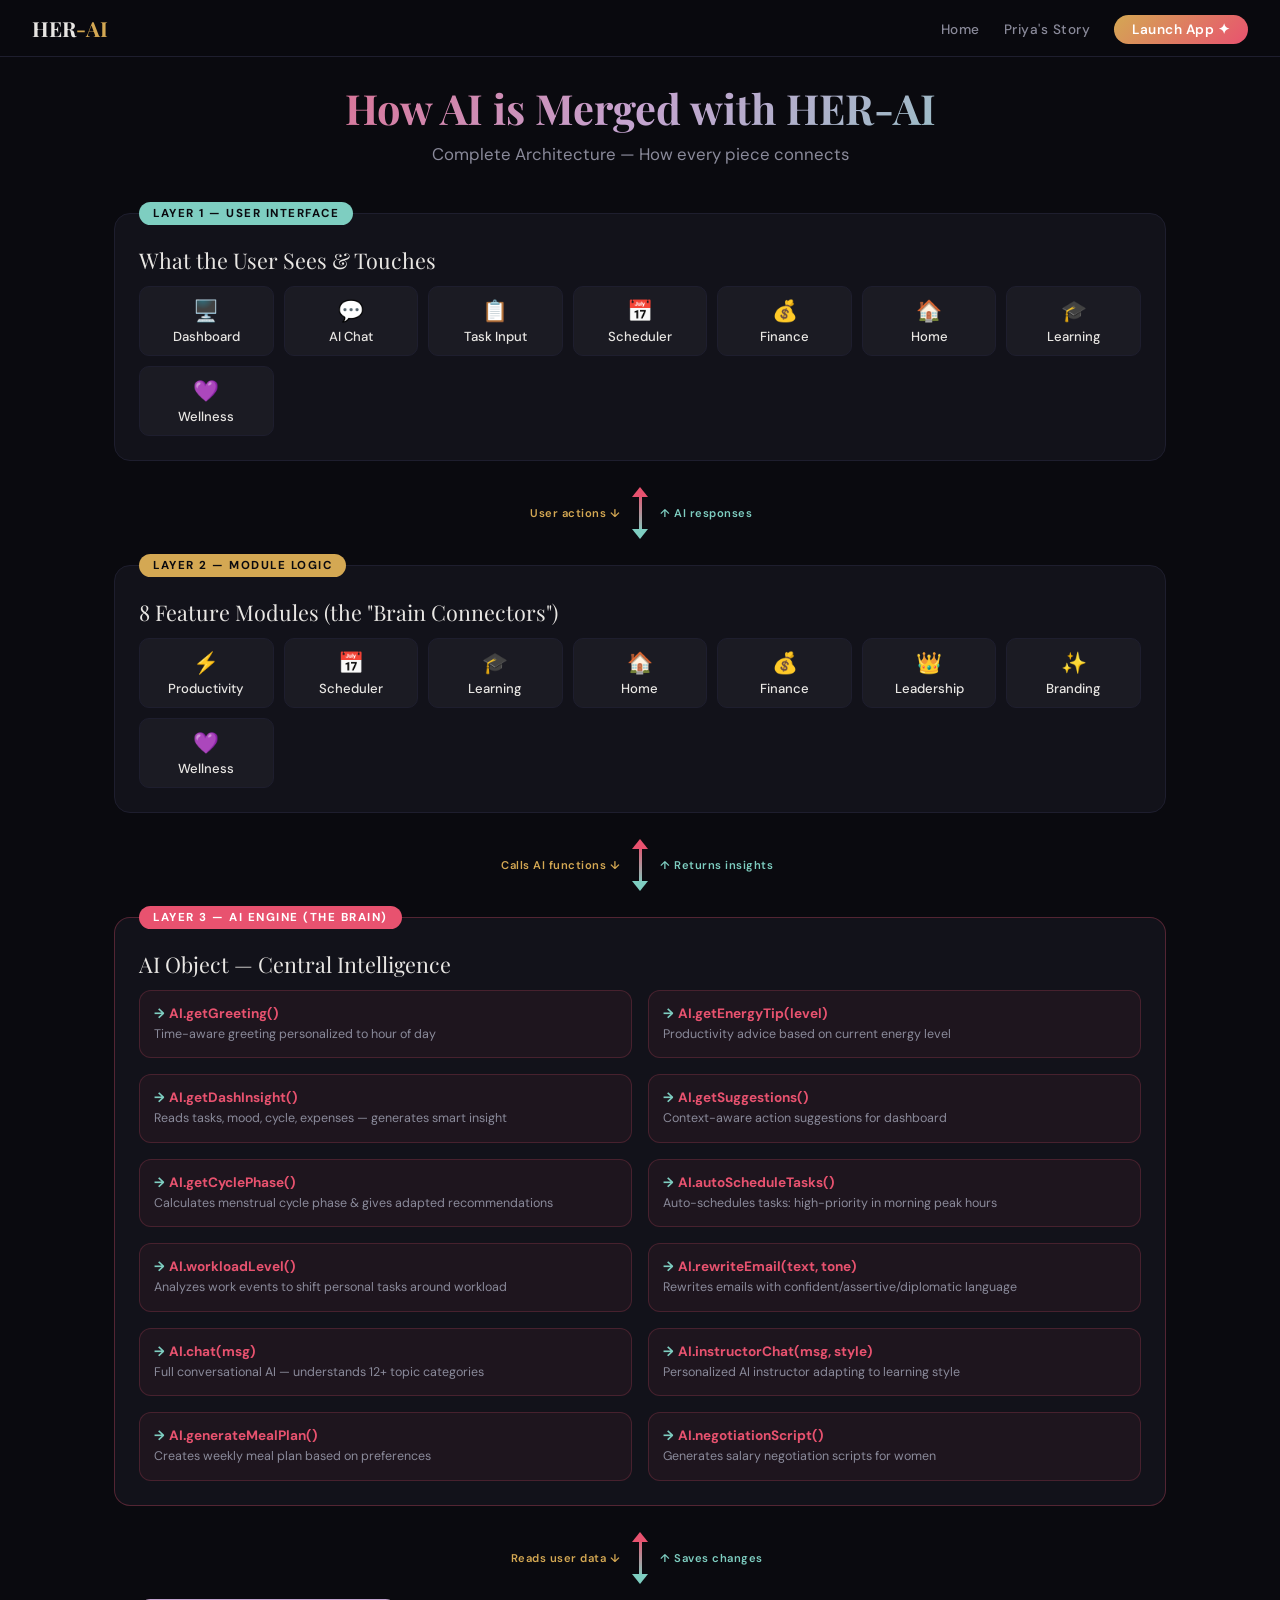
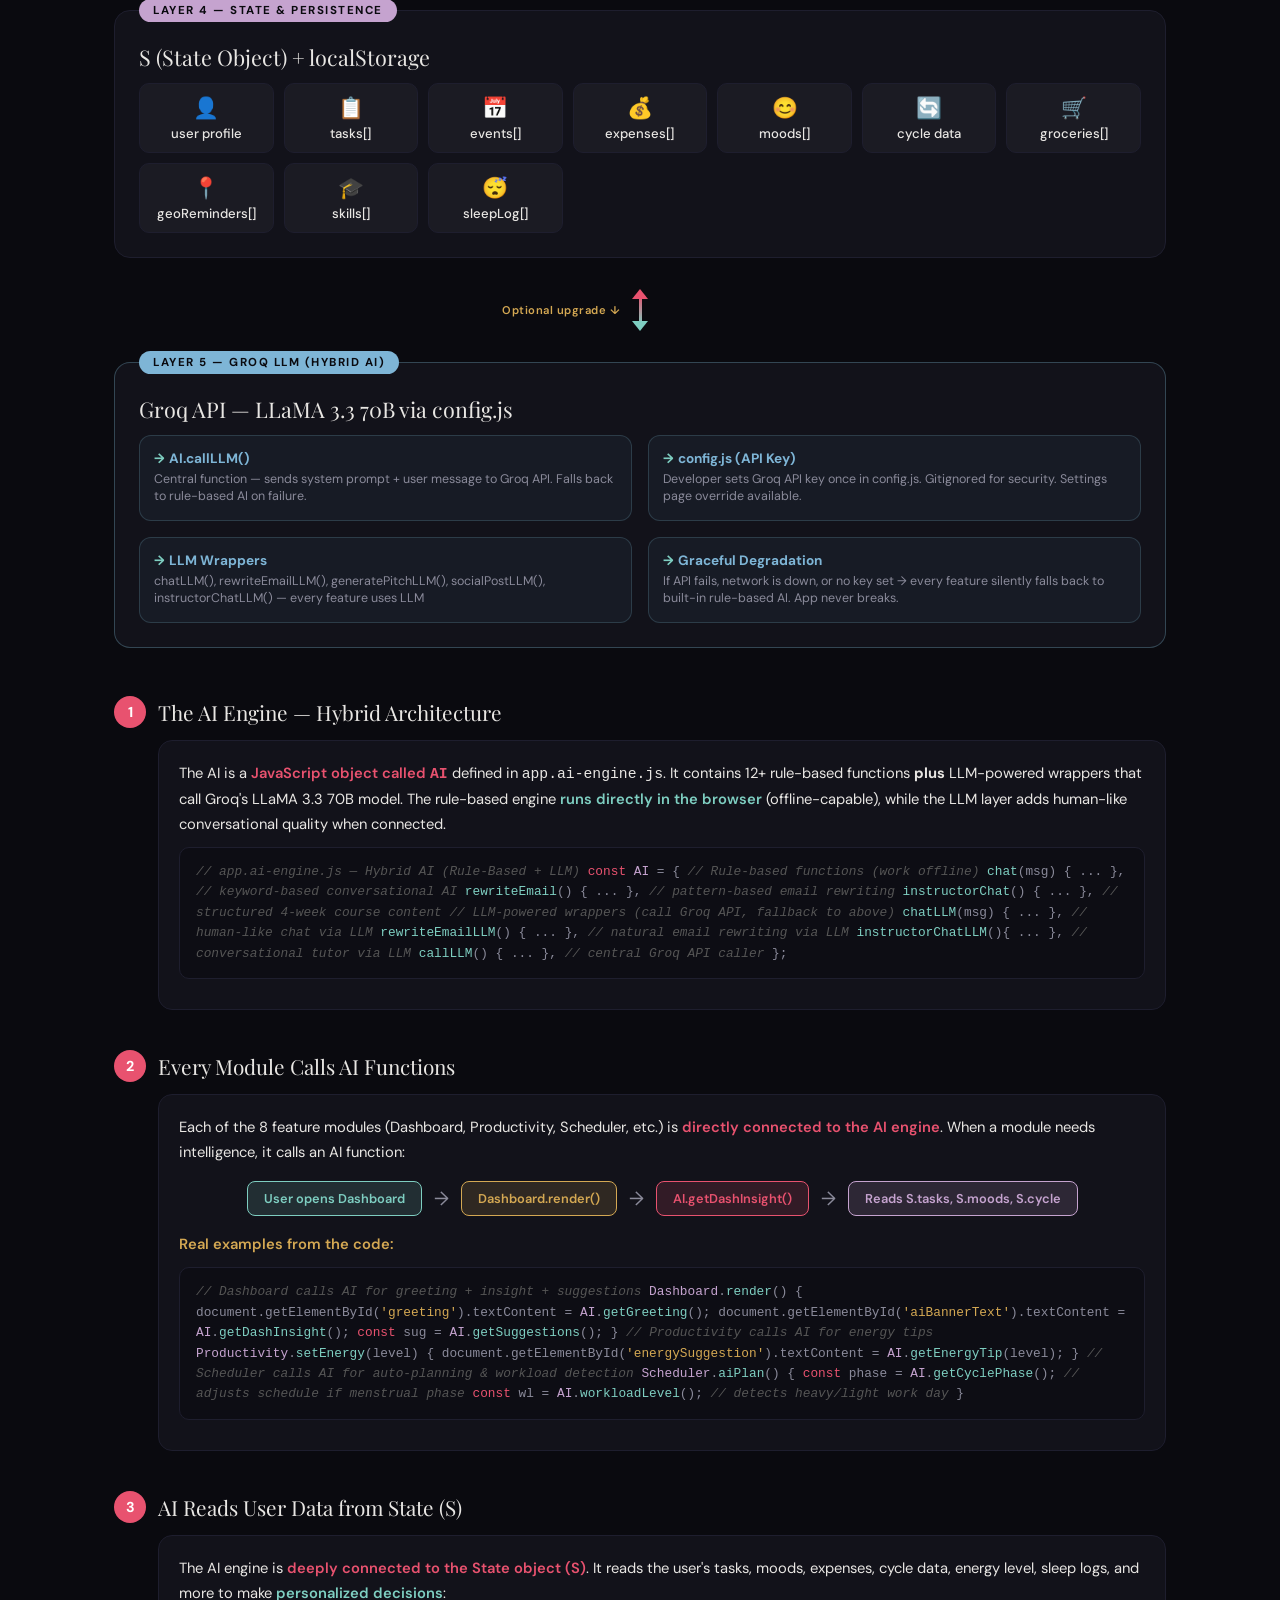
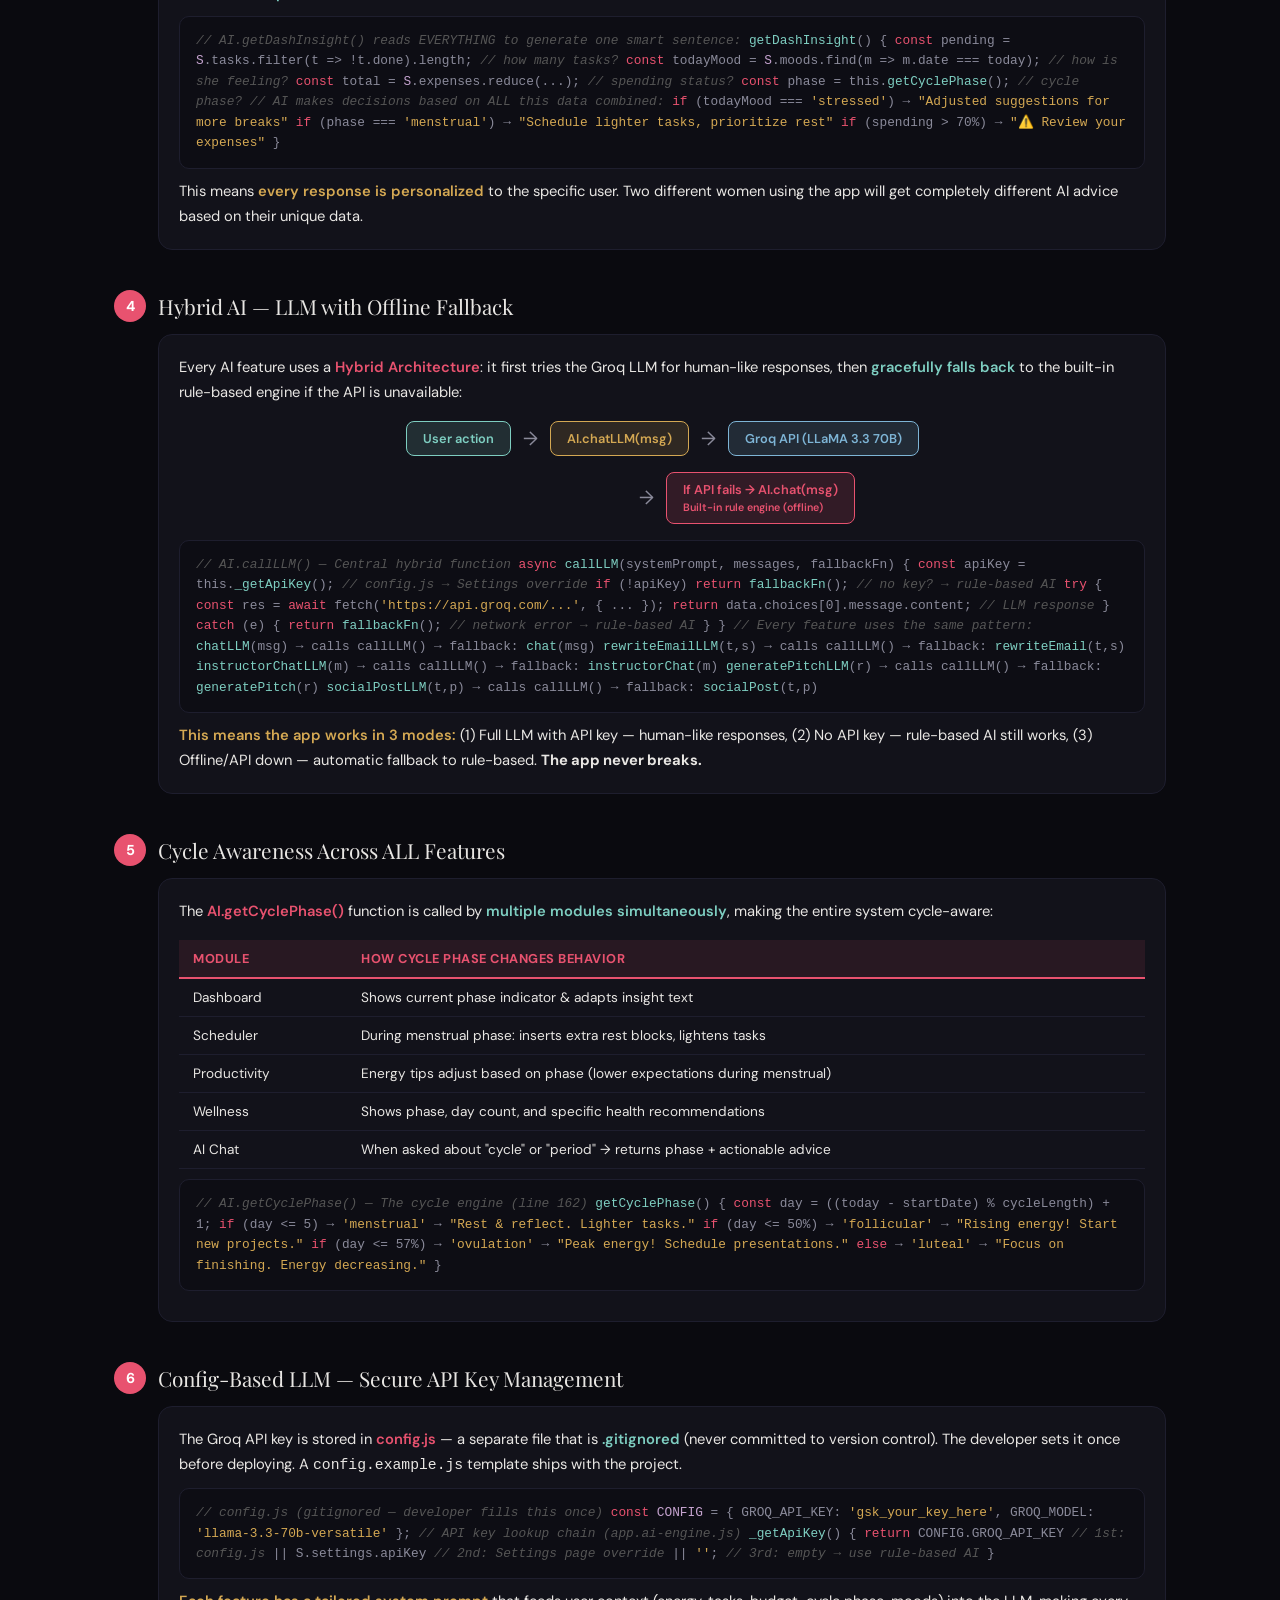
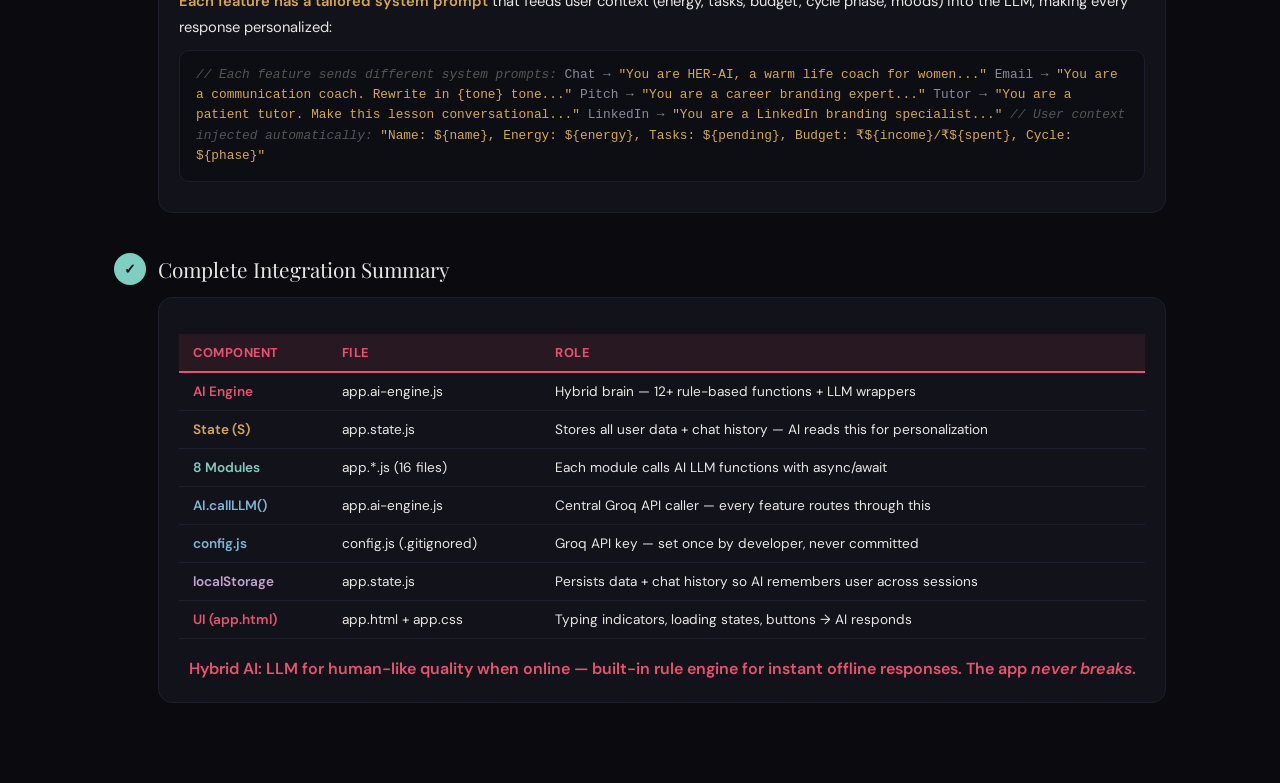
<file: architecture.html>
<!DOCTYPE html>
<html lang="en">
<head>
<meta charset="UTF-8">
<meta name="viewport" content="width=device-width, initial-scale=1.0">
<title>AI HER-AI — Architecture Explained</title>
<link href="https://fonts.googleapis.com/css2?family=Playfair+Display:wght@700;900&family=DM+Sans:wght@400;500;600;700&display=swap" rel="stylesheet">
<style>
:root {
  --bg: #0a0a0f;
  --surface: #12121a;
  --border: #1e1e2e;
  --coral: #E8526F;
  --teal: #7ECEC1;
  --gold: #D4A853;
  --lavender: #C5A3CF;
  --blue: #7EB5D6;
  --text: #e8e6e3;
  --muted: #8a8a9a;
}
* { margin: 0; padding: 0; box-sizing: border-box; }
body {
  background: var(--bg);
  color: var(--text);
  font-family: 'DM Sans', sans-serif;
  overflow-x: hidden;
}

.arch-navbar {
  position: fixed;
  top: 0;
  left: 0;
  width: 100%;
  padding: 14px 32px;
  display: flex;
  align-items: center;
  justify-content: space-between;
  z-index: 100;
  background: rgba(10,10,15,0.85);
  backdrop-filter: blur(16px);
  border-bottom: 1px solid var(--border);
}
.arch-navbar .nav-logo {
  font-family: 'Playfair Display', serif;
  font-size: 1.3rem;
  font-weight: 700;
  color: var(--text);
  text-decoration: none;
}
.arch-navbar .nav-logo .accent { color: var(--gold); }
.arch-nav-links {
  display: flex;
  gap: 1.5rem;
  list-style: none;
  align-items: center;
}
.arch-nav-links a {
  color: var(--muted);
  text-decoration: none;
  font-size: 0.85rem;
  font-weight: 500;
  letter-spacing: 0.5px;
  transition: color 0.3s;
}
.arch-nav-links a:hover { color: var(--teal); }
.arch-nav-links .nav-cta {
  background: linear-gradient(135deg, var(--gold), var(--coral));
  color: #fff;
  padding: 6px 18px;
  border-radius: 20px;
  font-weight: 600;
  transition: transform 0.3s, box-shadow 0.3s;
}
.arch-nav-links .nav-cta:hover {
  transform: translateY(-2px);
  box-shadow: 0 4px 15px rgba(212,168,83,0.4);
  color: #fff;
}

.container { max-width: 1100px; margin: 0 auto; padding: 80px 24px 40px; }

h1 {
  font-family: 'Playfair Display', serif;
  font-size: 2.6rem;
  text-align: center;
  margin-bottom: 8px;
  background: linear-gradient(135deg, var(--coral), var(--lavender), var(--teal));
  -webkit-background-clip: text;
  background-clip: text;
  -webkit-text-fill-color: transparent;
}
.subtitle {
  text-align: center;
  color: var(--muted);
  font-size: 1.05rem;
  margin-bottom: 48px;
}

/* ======= ARCHITECTURE DIAGRAM ======= */
.arch-diagram {
  position: relative;
  display: flex;
  flex-direction: column;
  gap: 32px;
  margin-bottom: 48px;
}

.arch-layer {
  background: var(--surface);
  border: 1px solid var(--border);
  border-radius: 16px;
  padding: 24px;
  position: relative;
  transition: all 0.4s;
}
.arch-layer:hover { border-color: var(--coral); transform: translateY(-2px); }

.layer-badge {
  position: absolute;
  top: -12px;
  left: 24px;
  padding: 4px 14px;
  border-radius: 20px;
  font-size: 0.72rem;
  font-weight: 700;
  letter-spacing: 1.5px;
  text-transform: uppercase;
}
.badge-user { background: var(--teal); color: #0a0a0f; }
.badge-modules { background: var(--gold); color: #0a0a0f; }
.badge-ai { background: var(--coral); color: #fff; }
.badge-data { background: var(--lavender); color: #0a0a0f; }
.badge-api { background: var(--blue); color: #0a0a0f; }

.layer-title {
  font-family: 'Playfair Display', serif;
  font-size: 1.35rem;
  margin-bottom: 12px;
  margin-top: 8px;
}

.module-grid {
  display: grid;
  grid-template-columns: repeat(auto-fill, minmax(130px, 1fr));
  gap: 10px;
}
.module-chip {
  background: rgba(255,255,255,0.04);
  border: 1px solid var(--border);
  border-radius: 10px;
  padding: 10px 12px;
  text-align: center;
  font-size: 0.82rem;
  font-weight: 500;
  transition: all 0.3s;
  cursor: default;
}
.module-chip:hover { background: rgba(232,82,111,0.1); border-color: var(--coral); }
.module-chip .chip-icon { font-size: 1.3rem; display: block; margin-bottom: 4px; }

/* AI ENGINE BOX */
.ai-engine-box {
  display: grid;
  grid-template-columns: 1fr 1fr;
  gap: 16px;
}
.ai-fn {
  background: rgba(232,82,111,0.06);
  border: 1px solid rgba(232,82,111,0.2);
  border-radius: 12px;
  padding: 14px;
}
.ai-fn-name {
  font-weight: 700;
  color: var(--coral);
  font-size: 0.85rem;
  margin-bottom: 4px;
  font-family: 'DM Sans', monospace;
}
.ai-fn-desc { font-size: 0.78rem; color: var(--muted); line-height: 1.4; }
.ai-fn-arrow { color: var(--teal); font-weight: 700; margin-right: 4px; }

/* FLOW ARROWS */
.flow-connector {
  display: flex;
  align-items: center;
  justify-content: center;
  height: 40px;
  position: relative;
}
.flow-arrow {
  width: 3px;
  height: 100%;
  background: linear-gradient(to bottom, var(--coral), var(--teal));
  position: relative;
  border-radius: 2px;
}
.flow-arrow::after {
  content: '';
  position: absolute;
  bottom: -6px;
  left: 50%;
  transform: translateX(-50%);
  border-left: 8px solid transparent;
  border-right: 8px solid transparent;
  border-top: 10px solid var(--teal);
}
.flow-arrow::before {
  content: '';
  position: absolute;
  top: -6px;
  left: 50%;
  transform: translateX(-50%);
  border-left: 8px solid transparent;
  border-right: 8px solid transparent;
  border-bottom: 10px solid var(--coral);
}
.flow-label {
  position: absolute;
  right: calc(50% + 20px);
  font-size: 0.7rem;
  color: var(--gold);
  font-weight: 600;
  white-space: nowrap;
  letter-spacing: 0.5px;
}
.flow-label-right {
  position: absolute;
  left: calc(50% + 20px);
  font-size: 0.7rem;
  color: var(--teal);
  font-weight: 600;
  white-space: nowrap;
  letter-spacing: 0.5px;
}

/* ======= EXPLANATION SECTIONS ======= */
.explain-section {
  margin-bottom: 40px;
  opacity: 0;
  transform: translateY(20px);
  animation: fadeUp 0.6s forwards;
}
.explain-section:nth-child(2) { animation-delay: 0.1s; }
.explain-section:nth-child(3) { animation-delay: 0.2s; }
.explain-section:nth-child(4) { animation-delay: 0.3s; }
.explain-section:nth-child(5) { animation-delay: 0.4s; }
.explain-section:nth-child(6) { animation-delay: 0.5s; }

@keyframes fadeUp {
  to { opacity: 1; transform: translateY(0); }
}

.step-num {
  display: inline-flex;
  align-items: center;
  justify-content: center;
  width: 32px;
  height: 32px;
  border-radius: 50%;
  background: var(--coral);
  color: #fff;
  font-weight: 700;
  font-size: 0.9rem;
  margin-right: 12px;
  flex-shrink: 0;
}
.explain-header {
  display: flex;
  align-items: center;
  margin-bottom: 12px;
}
.explain-title {
  font-family: 'Playfair Display', serif;
  font-size: 1.3rem;
}

.explain-body {
  background: var(--surface);
  border: 1px solid var(--border);
  border-radius: 14px;
  padding: 20px;
  margin-left: 44px;
}
.explain-body p { line-height: 1.7; font-size: 0.92rem; margin-bottom: 10px; }
.explain-body p:last-child { margin-bottom: 0; }

.code-block {
  background: #0d0d14;
  border: 1px solid var(--border);
  border-radius: 10px;
  padding: 14px 16px;
  font-family: 'Courier New', monospace;
  font-size: 0.8rem;
  line-height: 1.6;
  overflow-x: auto;
  margin: 10px 0;
  color: var(--muted);
}
.code-block .kw { color: var(--coral); }
.code-block .fn { color: var(--teal); }
.code-block .str { color: var(--gold); }
.code-block .cmt { color: #555; font-style: italic; }
.code-block .var { color: var(--lavender); }

.highlight { color: var(--coral); font-weight: 600; }
.highlight-teal { color: var(--teal); font-weight: 600; }
.highlight-gold { color: var(--gold); font-weight: 600; }

/* ======= DATA FLOW VISUAL ======= */
.data-flow {
  display: flex;
  align-items: center;
  justify-content: center;
  gap: 12px;
  flex-wrap: wrap;
  margin: 16px 0;
}
.df-box {
  padding: 8px 16px;
  border-radius: 8px;
  font-size: 0.8rem;
  font-weight: 600;
}
.df-user { background: rgba(126,206,193,0.15); border: 1px solid var(--teal); color: var(--teal); }
.df-module { background: rgba(212,168,83,0.15); border: 1px solid var(--gold); color: var(--gold); }
.df-ai { background: rgba(232,82,111,0.15); border: 1px solid var(--coral); color: var(--coral); }
.df-data { background: rgba(197,163,207,0.15); border: 1px solid var(--lavender); color: var(--lavender); }
.df-arrow { color: var(--muted); font-size: 1.2rem; }

/* SUMMARY TABLE */
.summary-table {
  width: 100%;
  border-collapse: collapse;
  margin-top: 16px;
}
.summary-table th {
  background: rgba(232,82,111,0.1);
  color: var(--coral);
  padding: 10px 14px;
  text-align: left;
  font-size: 0.8rem;
  letter-spacing: 0.5px;
  text-transform: uppercase;
  border-bottom: 2px solid var(--coral);
}
.summary-table td {
  padding: 10px 14px;
  font-size: 0.85rem;
  border-bottom: 1px solid var(--border);
  vertical-align: top;
}
.summary-table tr:hover td { background: rgba(255,255,255,0.02); }

@media (max-width: 768px) {
  h1 { font-size: 1.8rem; }
  .ai-engine-box { grid-template-columns: 1fr; }
  .module-grid { grid-template-columns: repeat(3, 1fr); }
  .explain-body { margin-left: 0; }
  .arch-navbar { padding: 10px 16px; }
  .arch-nav-links { gap: 0.8rem; }
  .arch-nav-links a { font-size: 0.75rem; }
  .container { padding: 70px 16px 30px; }
  .summary-table { font-size: 0.78rem; display: block; overflow-x: auto; }
  .summary-table th, .summary-table td { padding: 8px 10px; font-size: 0.75rem; white-space: nowrap; }
  .explain-section { margin-bottom: 28px; }
}

@media (max-width: 480px) {
  h1 { font-size: 1.4rem; }
  .module-grid { grid-template-columns: repeat(2, 1fr); gap: 6px; }
  .module-chip { font-size: 0.7rem; padding: 8px; }
  .arch-navbar .nav-logo { font-size: 1.1rem; }
  .arch-nav-links { gap: 0.5rem; }
  .arch-nav-links a { font-size: 0.65rem; }
  .nav-cta { padding: 4px 12px !important; font-size: 0.65rem !important; }
  .container { padding: 60px 10px 20px; }
  .ai-fn { padding: 10px; }
  .ai-fn h4 { font-size: 0.82rem; }
  .ai-fn p { font-size: 0.72rem; }
}
</style>
</head>
<body>

<nav class="arch-navbar">
  <a href="index.html" class="nav-logo">HER<span class="accent">-AI</span></a>
  <ul class="arch-nav-links">
    <li><a href="index.html">Home</a></li>
    <li><a href="story.html">Priya's Story</a></li>
    <li><a href="app.html" class="nav-cta">Launch App ✦</a></li>
  </ul>
</nav>

<div class="container">

  <h1>How AI is Merged with HER-AI</h1>
  <p class="subtitle">Complete Architecture &mdash; How every piece connects</p>

  <!-- ========== ARCHITECTURE DIAGRAM ========== -->
  <div class="arch-diagram">

    <!-- LAYER 1: USER -->
    <div class="arch-layer">
      <div class="layer-badge badge-user">Layer 1 &mdash; User Interface</div>
      <div class="layer-title">What the User Sees &amp; Touches</div>
      <div class="module-grid">
        <div class="module-chip"><span class="chip-icon">🖥️</span>Dashboard</div>
        <div class="module-chip"><span class="chip-icon">💬</span>AI Chat</div>
        <div class="module-chip"><span class="chip-icon">📋</span>Task Input</div>
        <div class="module-chip"><span class="chip-icon">📅</span>Scheduler</div>
        <div class="module-chip"><span class="chip-icon">💰</span>Finance</div>
        <div class="module-chip"><span class="chip-icon">🏠</span>Home</div>
        <div class="module-chip"><span class="chip-icon">🎓</span>Learning</div>
        <div class="module-chip"><span class="chip-icon">💜</span>Wellness</div>
      </div>
    </div>

    <div class="flow-connector">
      <div class="flow-arrow"></div>
      <span class="flow-label">User actions ↓</span>
      <span class="flow-label-right">↑ AI responses</span>
    </div>

    <!-- LAYER 2: MODULES -->
    <div class="arch-layer">
      <div class="layer-badge badge-modules">Layer 2 &mdash; Module Logic</div>
      <div class="layer-title">8 Feature Modules (the "Brain Connectors")</div>
      <div class="module-grid">
        <div class="module-chip"><span class="chip-icon">⚡</span>Productivity</div>
        <div class="module-chip"><span class="chip-icon">📅</span>Scheduler</div>
        <div class="module-chip"><span class="chip-icon">🎓</span>Learning</div>
        <div class="module-chip"><span class="chip-icon">🏠</span>Home</div>
        <div class="module-chip"><span class="chip-icon">💰</span>Finance</div>
        <div class="module-chip"><span class="chip-icon">👑</span>Leadership</div>
        <div class="module-chip"><span class="chip-icon">✨</span>Branding</div>
        <div class="module-chip"><span class="chip-icon">💜</span>Wellness</div>
      </div>
    </div>

    <div class="flow-connector">
      <div class="flow-arrow"></div>
      <span class="flow-label">Calls AI functions ↓</span>
      <span class="flow-label-right">↑ Returns insights</span>
    </div>

    <!-- LAYER 3: AI ENGINE -->
    <div class="arch-layer" style="border-color: rgba(232,82,111,0.3);">
      <div class="layer-badge badge-ai">Layer 3 &mdash; AI Engine (The Brain)</div>
      <div class="layer-title">AI Object &mdash; Central Intelligence</div>
      <div class="ai-engine-box">
        <div class="ai-fn"><div class="ai-fn-name"><span class="ai-fn-arrow">&rarr;</span>AI.getGreeting()</div><div class="ai-fn-desc">Time-aware greeting personalized to hour of day</div></div>
        <div class="ai-fn"><div class="ai-fn-name"><span class="ai-fn-arrow">&rarr;</span>AI.getEnergyTip(level)</div><div class="ai-fn-desc">Productivity advice based on current energy level</div></div>
        <div class="ai-fn"><div class="ai-fn-name"><span class="ai-fn-arrow">&rarr;</span>AI.getDashInsight()</div><div class="ai-fn-desc">Reads tasks, mood, cycle, expenses &mdash; generates smart insight</div></div>
        <div class="ai-fn"><div class="ai-fn-name"><span class="ai-fn-arrow">&rarr;</span>AI.getSuggestions()</div><div class="ai-fn-desc">Context-aware action suggestions for dashboard</div></div>
        <div class="ai-fn"><div class="ai-fn-name"><span class="ai-fn-arrow">&rarr;</span>AI.getCyclePhase()</div><div class="ai-fn-desc">Calculates menstrual cycle phase &amp; gives adapted recommendations</div></div>
        <div class="ai-fn"><div class="ai-fn-name"><span class="ai-fn-arrow">&rarr;</span>AI.autoScheduleTasks()</div><div class="ai-fn-desc">Auto-schedules tasks: high-priority in morning peak hours</div></div>
        <div class="ai-fn"><div class="ai-fn-name"><span class="ai-fn-arrow">&rarr;</span>AI.workloadLevel()</div><div class="ai-fn-desc">Analyzes work events to shift personal tasks around workload</div></div>
        <div class="ai-fn"><div class="ai-fn-name"><span class="ai-fn-arrow">&rarr;</span>AI.rewriteEmail(text, tone)</div><div class="ai-fn-desc">Rewrites emails with confident/assertive/diplomatic language</div></div>
        <div class="ai-fn"><div class="ai-fn-name"><span class="ai-fn-arrow">&rarr;</span>AI.chat(msg)</div><div class="ai-fn-desc">Full conversational AI — understands 12+ topic categories</div></div>
        <div class="ai-fn"><div class="ai-fn-name"><span class="ai-fn-arrow">&rarr;</span>AI.instructorChat(msg, style)</div><div class="ai-fn-desc">Personalized AI instructor adapting to learning style</div></div>
        <div class="ai-fn"><div class="ai-fn-name"><span class="ai-fn-arrow">&rarr;</span>AI.generateMealPlan()</div><div class="ai-fn-desc">Creates weekly meal plan based on preferences</div></div>
        <div class="ai-fn"><div class="ai-fn-name"><span class="ai-fn-arrow">&rarr;</span>AI.negotiationScript()</div><div class="ai-fn-desc">Generates salary negotiation scripts for women</div></div>
      </div>
    </div>

    <div class="flow-connector">
      <div class="flow-arrow"></div>
      <span class="flow-label">Reads user data ↓</span>
      <span class="flow-label-right">↑ Saves changes</span>
    </div>

    <!-- LAYER 4: DATA -->
    <div class="arch-layer">
      <div class="layer-badge badge-data">Layer 4 &mdash; State &amp; Persistence</div>
      <div class="layer-title">S (State Object) + localStorage</div>
      <div class="module-grid">
        <div class="module-chip"><span class="chip-icon">👤</span>user profile</div>
        <div class="module-chip"><span class="chip-icon">📋</span>tasks[]</div>
        <div class="module-chip"><span class="chip-icon">📅</span>events[]</div>
        <div class="module-chip"><span class="chip-icon">💰</span>expenses[]</div>
        <div class="module-chip"><span class="chip-icon">😊</span>moods[]</div>
        <div class="module-chip"><span class="chip-icon">🔄</span>cycle data</div>
        <div class="module-chip"><span class="chip-icon">🛒</span>groceries[]</div>
        <div class="module-chip"><span class="chip-icon">📍</span>geoReminders[]</div>
        <div class="module-chip"><span class="chip-icon">🎓</span>skills[]</div>
        <div class="module-chip"><span class="chip-icon">😴</span>sleepLog[]</div>
      </div>
    </div>

    <div class="flow-connector">
      <div class="flow-arrow" style="height:30px"></div>
      <span class="flow-label">Optional upgrade ↓</span>
    </div>

    <!-- LAYER 5: EXTERNAL API -->
    <div class="arch-layer" style="border-color: rgba(126,189,214,0.3);">
      <div class="layer-badge badge-api">Layer 5 &mdash; Groq LLM (Hybrid AI)</div>
      <div class="layer-title">Groq API &mdash; LLaMA 3.3 70B via config.js</div>
      <div class="ai-engine-box">
        <div class="ai-fn" style="border-color: rgba(126,189,214,0.2); background: rgba(126,189,214,0.06);">
          <div class="ai-fn-name" style="color: var(--blue)"><span class="ai-fn-arrow">&rarr;</span>AI.callLLM()</div>
          <div class="ai-fn-desc">Central function &mdash; sends system prompt + user message to Groq API. Falls back to rule-based AI on failure.</div>
        </div>
        <div class="ai-fn" style="border-color: rgba(126,189,214,0.2); background: rgba(126,189,214,0.06);">
          <div class="ai-fn-name" style="color: var(--blue)"><span class="ai-fn-arrow">&rarr;</span>config.js (API Key)</div>
          <div class="ai-fn-desc">Developer sets Groq API key once in config.js. Gitignored for security. Settings page override available.</div>
        </div>
        <div class="ai-fn" style="border-color: rgba(126,189,214,0.2); background: rgba(126,189,214,0.06);">
          <div class="ai-fn-name" style="color: var(--blue)"><span class="ai-fn-arrow">&rarr;</span>LLM Wrappers</div>
          <div class="ai-fn-desc">chatLLM(), rewriteEmailLLM(), generatePitchLLM(), socialPostLLM(), instructorChatLLM() &mdash; every feature uses LLM</div>
        </div>
        <div class="ai-fn" style="border-color: rgba(126,189,214,0.2); background: rgba(126,189,214,0.06);">
          <div class="ai-fn-name" style="color: var(--blue)"><span class="ai-fn-arrow">&rarr;</span>Graceful Degradation</div>
          <div class="ai-fn-desc">If API fails, network is down, or no key set &rarr; every feature silently falls back to built-in rule-based AI. App never breaks.</div>
        </div>
      </div>
    </div>
  </div>

  <!-- ========== STEP-BY-STEP EXPLANATION ========== -->

  <div class="explain-section">
    <div class="explain-header">
      <span class="step-num">1</span>
      <span class="explain-title">The AI Engine &mdash; Hybrid Architecture</span>
    </div>
    <div class="explain-body">
      <p>The AI is a <span class="highlight">JavaScript object called <code>AI</code></span> defined in <code>app.ai-engine.js</code>. It contains 12+ rule-based functions <strong>plus</strong> LLM-powered wrappers that call Groq's LLaMA 3.3 70B model. The rule-based engine <span class="highlight-teal">runs directly in the browser</span> (offline-capable), while the LLM layer adds human-like conversational quality when connected.</p>
      <div class="code-block">
<span class="cmt">// app.ai-engine.js — Hybrid AI (Rule-Based + LLM)</span>
<span class="kw">const</span> <span class="var">AI</span> = {
  <span class="cmt">// Rule-based functions (work offline)</span>
  <span class="fn">chat</span>(msg)          { ... },  <span class="cmt">// keyword-based conversational AI</span>
  <span class="fn">rewriteEmail</span>()     { ... },  <span class="cmt">// pattern-based email rewriting</span>
  <span class="fn">instructorChat</span>()   { ... },  <span class="cmt">// structured 4-week course content</span>

  <span class="cmt">// LLM-powered wrappers (call Groq API, fallback to above)</span>
  <span class="fn">chatLLM</span>(msg)       { ... },  <span class="cmt">// human-like chat via LLM</span>
  <span class="fn">rewriteEmailLLM</span>() { ... },  <span class="cmt">// natural email rewriting via LLM</span>
  <span class="fn">instructorChatLLM</span>(){ ... },  <span class="cmt">// conversational tutor via LLM</span>
  <span class="fn">callLLM</span>()          { ... },  <span class="cmt">// central Groq API caller</span>
};
      </div>
    </div>
  </div>

  <div class="explain-section">
    <div class="explain-header">
      <span class="step-num">2</span>
      <span class="explain-title">Every Module Calls AI Functions</span>
    </div>
    <div class="explain-body">
      <p>Each of the 8 feature modules (Dashboard, Productivity, Scheduler, etc.) is <span class="highlight">directly connected to the AI engine</span>. When a module needs intelligence, it calls an AI function:</p>
      <div class="data-flow">
        <div class="df-box df-user">User opens Dashboard</div>
        <span class="df-arrow">&rarr;</span>
        <div class="df-box df-module">Dashboard.render()</div>
        <span class="df-arrow">&rarr;</span>
        <div class="df-box df-ai">AI.getDashInsight()</div>
        <span class="df-arrow">&rarr;</span>
        <div class="df-box df-data">Reads S.tasks, S.moods, S.cycle</div>
      </div>
      <p><span class="highlight-gold">Real examples from the code:</span></p>
      <div class="code-block">
<span class="cmt">// Dashboard calls AI for greeting + insight + suggestions</span>
<span class="var">Dashboard</span>.<span class="fn">render</span>() {
  document.getElementById(<span class="str">'greeting'</span>).textContent = <span class="var">AI</span>.<span class="fn">getGreeting</span>();
  document.getElementById(<span class="str">'aiBannerText'</span>).textContent = <span class="var">AI</span>.<span class="fn">getDashInsight</span>();
  <span class="kw">const</span> sug = <span class="var">AI</span>.<span class="fn">getSuggestions</span>();
}

<span class="cmt">// Productivity calls AI for energy tips</span>
<span class="var">Productivity</span>.<span class="fn">setEnergy</span>(level) {
  document.getElementById(<span class="str">'energySuggestion'</span>).textContent = <span class="var">AI</span>.<span class="fn">getEnergyTip</span>(level);
}

<span class="cmt">// Scheduler calls AI for auto-planning &amp; workload detection</span>
<span class="var">Scheduler</span>.<span class="fn">aiPlan</span>() {
  <span class="kw">const</span> phase = <span class="var">AI</span>.<span class="fn">getCyclePhase</span>();  <span class="cmt">// adjusts schedule if menstrual phase</span>
  <span class="kw">const</span> wl = <span class="var">AI</span>.<span class="fn">workloadLevel</span>();   <span class="cmt">// detects heavy/light work day</span>
}
      </div>
    </div>
  </div>

  <div class="explain-section">
    <div class="explain-header">
      <span class="step-num">3</span>
      <span class="explain-title">AI Reads User Data from State (S)</span>
    </div>
    <div class="explain-body">
      <p>The AI engine is <span class="highlight">deeply connected to the State object (S)</span>. It reads the user's tasks, moods, expenses, cycle data, energy level, sleep logs, and more to make <span class="highlight-teal">personalized decisions</span>:</p>
      <div class="code-block">
<span class="cmt">// AI.getDashInsight() reads EVERYTHING to generate one smart sentence:</span>
<span class="fn">getDashInsight</span>() {
  <span class="kw">const</span> pending = <span class="var">S</span>.tasks.filter(t => !t.done).length;    <span class="cmt">// how many tasks?</span>
  <span class="kw">const</span> todayMood = <span class="var">S</span>.moods.find(m => m.date === today);   <span class="cmt">// how is she feeling?</span>
  <span class="kw">const</span> total = <span class="var">S</span>.expenses.reduce(...);                  <span class="cmt">// spending status?</span>
  <span class="kw">const</span> phase = this.<span class="fn">getCyclePhase</span>();                     <span class="cmt">// cycle phase?</span>

  <span class="cmt">// AI makes decisions based on ALL this data combined:</span>
  <span class="kw">if</span> (todayMood === <span class="str">'stressed'</span>) → <span class="str">"Adjusted suggestions for more breaks"</span>
  <span class="kw">if</span> (phase === <span class="str">'menstrual'</span>)  → <span class="str">"Schedule lighter tasks, prioritize rest"</span>
  <span class="kw">if</span> (spending > 70%)       → <span class="str">"⚠️ Review your expenses"</span>
}
      </div>
      <p>This means <span class="highlight-gold">every response is personalized</span> to the specific user. Two different women using the app will get completely different AI advice based on their unique data.</p>
    </div>
  </div>

  <div class="explain-section">
    <div class="explain-header">
      <span class="step-num">4</span>
      <span class="explain-title">Hybrid AI — LLM with Offline Fallback</span>
    </div>
    <div class="explain-body">
      <p>Every AI feature uses a <span class="highlight">Hybrid Architecture</span>: it first tries the Groq LLM for human-like responses, then <span class="highlight-teal">gracefully falls back</span> to the built-in rule-based engine if the API is unavailable:</p>
      <div class="data-flow">
        <div class="df-box df-user">User action</div>
        <span class="df-arrow">&rarr;</span>
        <div class="df-box df-module">AI.chatLLM(msg)</div>
        <span class="df-arrow">&rarr;</span>
        <div class="df-box" style="background: rgba(126,189,214,0.15); border: 1px solid var(--blue); color: var(--blue);">Groq API (LLaMA 3.3 70B)</div>
      </div>
      <div class="data-flow" style="margin-top: 6px;">
        <div class="df-box df-user" style="visibility: hidden;">User</div>
        <span class="df-arrow" style="visibility: hidden;">&rarr;</span>
        <div class="df-box df-module" style="visibility: hidden;">call</div>
        <span class="df-arrow">&rarr;</span>
        <div class="df-box df-ai">If API fails &rarr; AI.chat(msg)<br><small>Built-in rule engine (offline)</small></div>
      </div>
      <div class="code-block">
<span class="cmt">// AI.callLLM() — Central hybrid function</span>
<span class="kw">async</span> <span class="fn">callLLM</span>(systemPrompt, messages, fallbackFn) {
  <span class="kw">const</span> apiKey = this.<span class="fn">_getApiKey</span>();  <span class="cmt">// config.js → Settings override</span>
  <span class="kw">if</span> (!apiKey) <span class="kw">return</span> <span class="fn">fallbackFn</span>();   <span class="cmt">// no key? → rule-based AI</span>
  <span class="kw">try</span> {
    <span class="kw">const</span> res = <span class="kw">await</span> fetch(<span class="str">'https://api.groq.com/...'</span>, { ... });
    <span class="kw">return</span> data.choices[0].message.content;  <span class="cmt">// LLM response</span>
  } <span class="kw">catch</span> (e) {
    <span class="kw">return</span> <span class="fn">fallbackFn</span>();  <span class="cmt">// network error → rule-based AI</span>
  }
}

<span class="cmt">// Every feature uses the same pattern:</span>
<span class="fn">chatLLM</span>(msg)           → calls callLLM() → fallback: <span class="fn">chat</span>(msg)
<span class="fn">rewriteEmailLLM</span>(t,s)  → calls callLLM() → fallback: <span class="fn">rewriteEmail</span>(t,s)
<span class="fn">instructorChatLLM</span>(m)  → calls callLLM() → fallback: <span class="fn">instructorChat</span>(m)
<span class="fn">generatePitchLLM</span>(r)   → calls callLLM() → fallback: <span class="fn">generatePitch</span>(r)
<span class="fn">socialPostLLM</span>(t,p)    → calls callLLM() → fallback: <span class="fn">socialPost</span>(t,p)
      </div>
      <p><span class="highlight-gold">This means the app works in 3 modes:</span> (1) Full LLM with API key &mdash; human-like responses, (2) No API key &mdash; rule-based AI still works, (3) Offline/API down &mdash; automatic fallback to rule-based. <strong>The app never breaks.</strong></p>
    </div>
  </div>

  <div class="explain-section">
    <div class="explain-header">
      <span class="step-num">5</span>
      <span class="explain-title">Cycle Awareness Across ALL Features</span>
    </div>
    <div class="explain-body">
      <p>The <span class="highlight">AI.getCyclePhase()</span> function is called by <span class="highlight-teal">multiple modules simultaneously</span>, making the entire system cycle-aware:</p>
      <table class="summary-table">
        <tr><th>Module</th><th>How Cycle Phase Changes Behavior</th></tr>
        <tr><td>Dashboard</td><td>Shows current phase indicator &amp; adapts insight text</td></tr>
        <tr><td>Scheduler</td><td>During menstrual phase: inserts extra rest blocks, lightens tasks</td></tr>
        <tr><td>Productivity</td><td>Energy tips adjust based on phase (lower expectations during menstrual)</td></tr>
        <tr><td>Wellness</td><td>Shows phase, day count, and specific health recommendations</td></tr>
        <tr><td>AI Chat</td><td>When asked about "cycle" or "period" → returns phase + actionable advice</td></tr>
      </table>
      <div class="code-block">
<span class="cmt">// AI.getCyclePhase() — The cycle engine (line 162)</span>
<span class="fn">getCyclePhase</span>() {
  <span class="kw">const</span> day = ((today - startDate) % cycleLength) + 1;

  <span class="kw">if</span> (day <= 5)      → <span class="str">'menstrual'</span>   → <span class="str">"Rest & reflect. Lighter tasks."</span>
  <span class="kw">if</span> (day <= 50%)    → <span class="str">'follicular'</span>  → <span class="str">"Rising energy! Start new projects."</span>
  <span class="kw">if</span> (day <= 57%)    → <span class="str">'ovulation'</span>   → <span class="str">"Peak energy! Schedule presentations."</span>
  <span class="kw">else</span>               → <span class="str">'luteal'</span>      → <span class="str">"Focus on finishing. Energy decreasing."</span>
}
      </div>
    </div>
  </div>

  <div class="explain-section">
    <div class="explain-header">
      <span class="step-num">6</span>
      <span class="explain-title">Config-Based LLM &mdash; Secure API Key Management</span>
    </div>
    <div class="explain-body">
      <p>The Groq API key is stored in <span class="highlight">config.js</span> &mdash; a separate file that is <span class="highlight-teal">.gitignored</span> (never committed to version control). The developer sets it once before deploying. A <code>config.example.js</code> template ships with the project.</p>
      <div class="code-block">
<span class="cmt">// config.js (gitignored &mdash; developer fills this once)</span>
<span class="kw">const</span> <span class="var">CONFIG</span> = {
  GROQ_API_KEY: <span class="str">'gsk_your_key_here'</span>,
  GROQ_MODEL: <span class="str">'llama-3.3-70b-versatile'</span>
};

<span class="cmt">// API key lookup chain (app.ai-engine.js)</span>
<span class="fn">_getApiKey</span>() {
  <span class="kw">return</span> CONFIG.GROQ_API_KEY   <span class="cmt">// 1st: config.js</span>
      || S.settings.apiKey      <span class="cmt">// 2nd: Settings page override</span>
      || <span class="str">''</span>;                    <span class="cmt">// 3rd: empty → use rule-based AI</span>
}
      </div>
      <p><span class="highlight-gold">Each feature has a tailored system prompt</span> that feeds user context (energy, tasks, budget, cycle phase, moods) into the LLM, making every response personalized:</p>
      <div class="code-block">
<span class="cmt">// Each feature sends different system prompts:</span>
Chat     → <span class="str">"You are HER-AI, a warm life coach for women..."</span>
Email    → <span class="str">"You are a communication coach. Rewrite in {tone} tone..."</span>
Pitch    → <span class="str">"You are a career branding expert..."</span>
Tutor    → <span class="str">"You are a patient tutor. Make this lesson conversational..."</span>
LinkedIn → <span class="str">"You are a LinkedIn branding specialist..."</span>

<span class="cmt">// User context injected automatically:</span>
<span class="str">"Name: ${name}, Energy: ${energy}, Tasks: ${pending},
 Budget: ₹${income}/₹${spent}, Cycle: ${phase}"</span>
      </div>
    </div>
  </div>

  <!-- FINAL SUMMARY -->
  <div class="explain-section">
    <div class="explain-header">
      <span class="step-num" style="background: var(--teal); color: #0a0a0f;">&#10003;</span>
      <span class="explain-title">Complete Integration Summary</span>
    </div>
    <div class="explain-body">
      <table class="summary-table">
        <tr><th>Component</th><th>File</th><th>Role</th></tr>
        <tr><td><span class="highlight">AI Engine</span></td><td>app.ai-engine.js</td><td>Hybrid brain &mdash; 12+ rule-based functions + LLM wrappers</td></tr>
        <tr><td><span class="highlight-gold">State (S)</span></td><td>app.state.js</td><td>Stores all user data + chat history &mdash; AI reads this for personalization</td></tr>
        <tr><td><span class="highlight-teal">8 Modules</span></td><td>app.*.js (16 files)</td><td>Each module calls AI LLM functions with async/await</td></tr>
        <tr><td style="color: var(--blue); font-weight: 600;">AI.callLLM()</td><td>app.ai-engine.js</td><td>Central Groq API caller &mdash; every feature routes through this</td></tr>
        <tr><td style="color: var(--blue); font-weight: 600;">config.js</td><td>config.js (.gitignored)</td><td>Groq API key &mdash; set once by developer, never committed</td></tr>
        <tr><td style="color: var(--lavender); font-weight: 600;">localStorage</td><td>app.state.js</td><td>Persists data + chat history so AI remembers user across sessions</td></tr>
        <tr><td><span class="highlight">UI (app.html)</span></td><td>app.html + app.css</td><td>Typing indicators, loading states, buttons &rarr; AI responds</td></tr>
      </table>
      <p style="margin-top: 16px; text-align: center; color: var(--coral); font-weight: 600; font-size: 1rem;">
        Hybrid AI: LLM for human-like quality when online &mdash; built-in rule engine for instant offline responses. The app <em>never breaks</em>.
      </p>
    </div>
  </div>

</div>

</body>
</html>
</file>
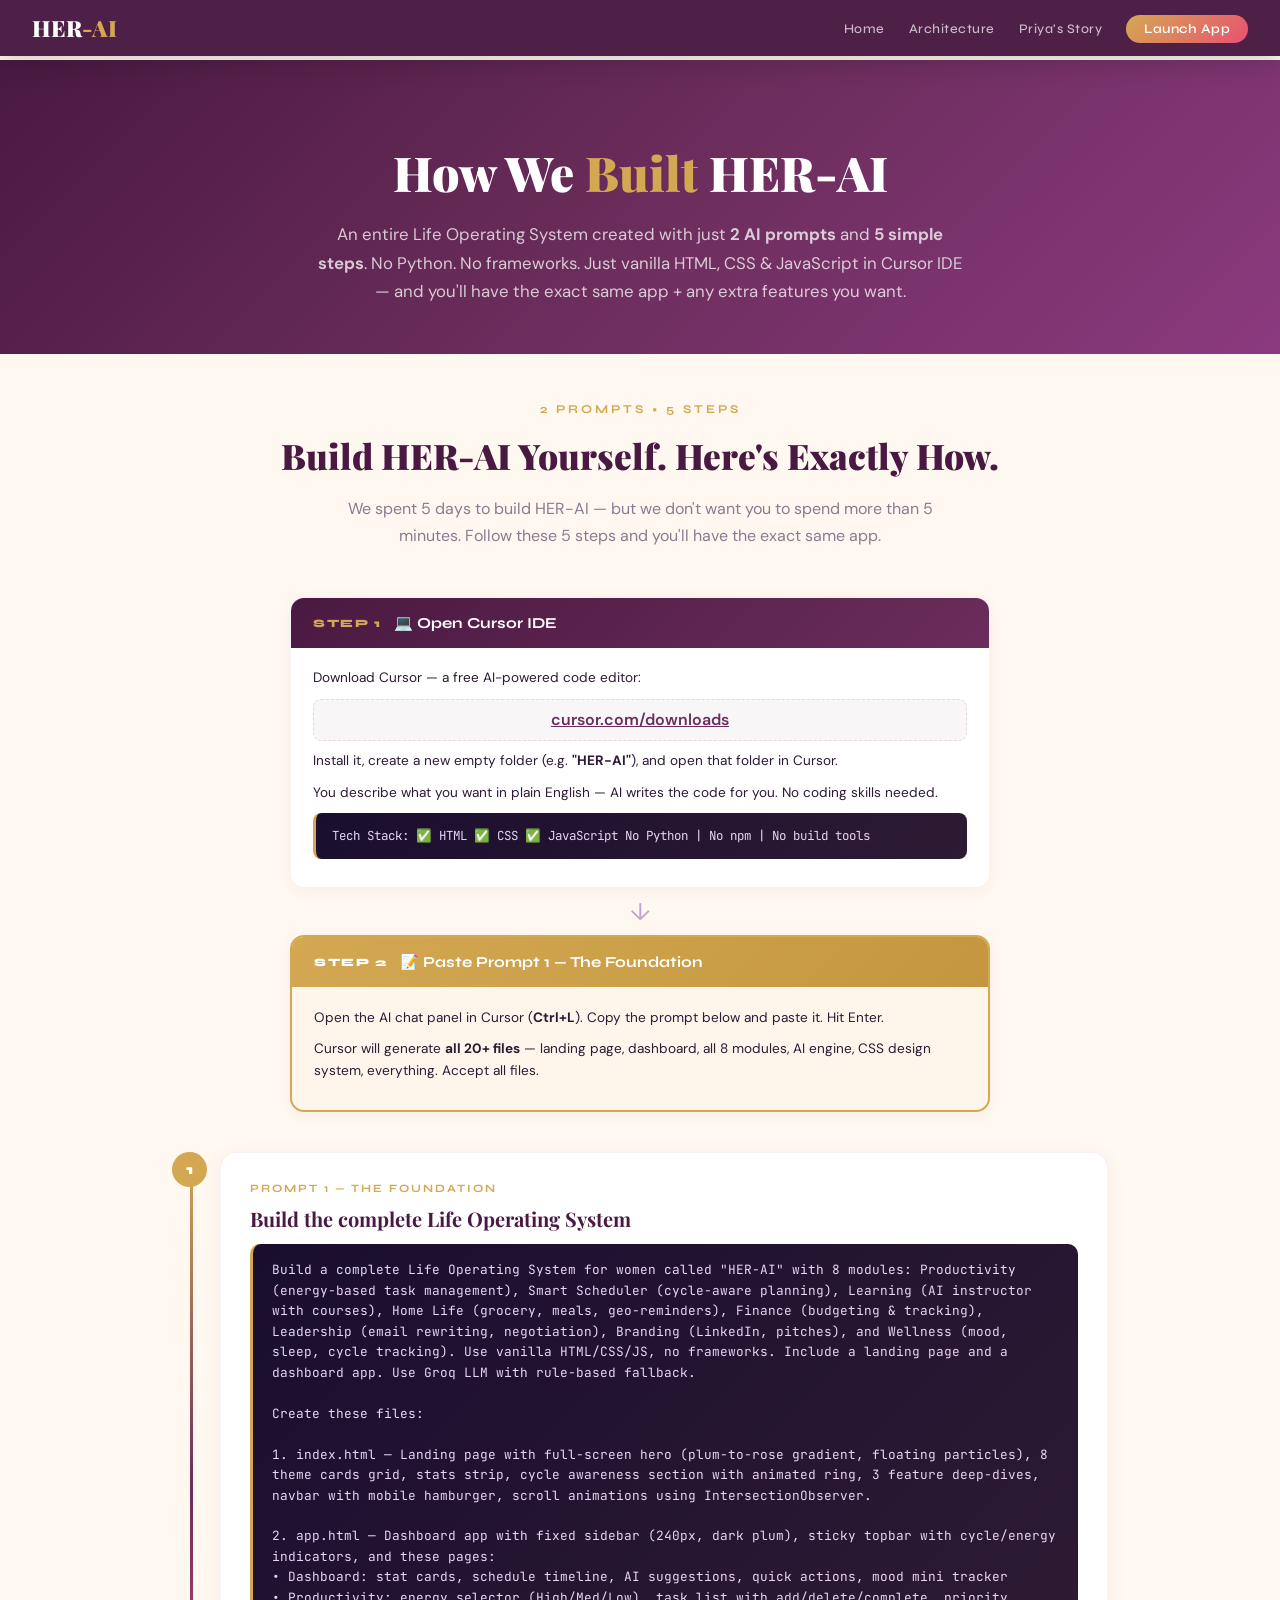
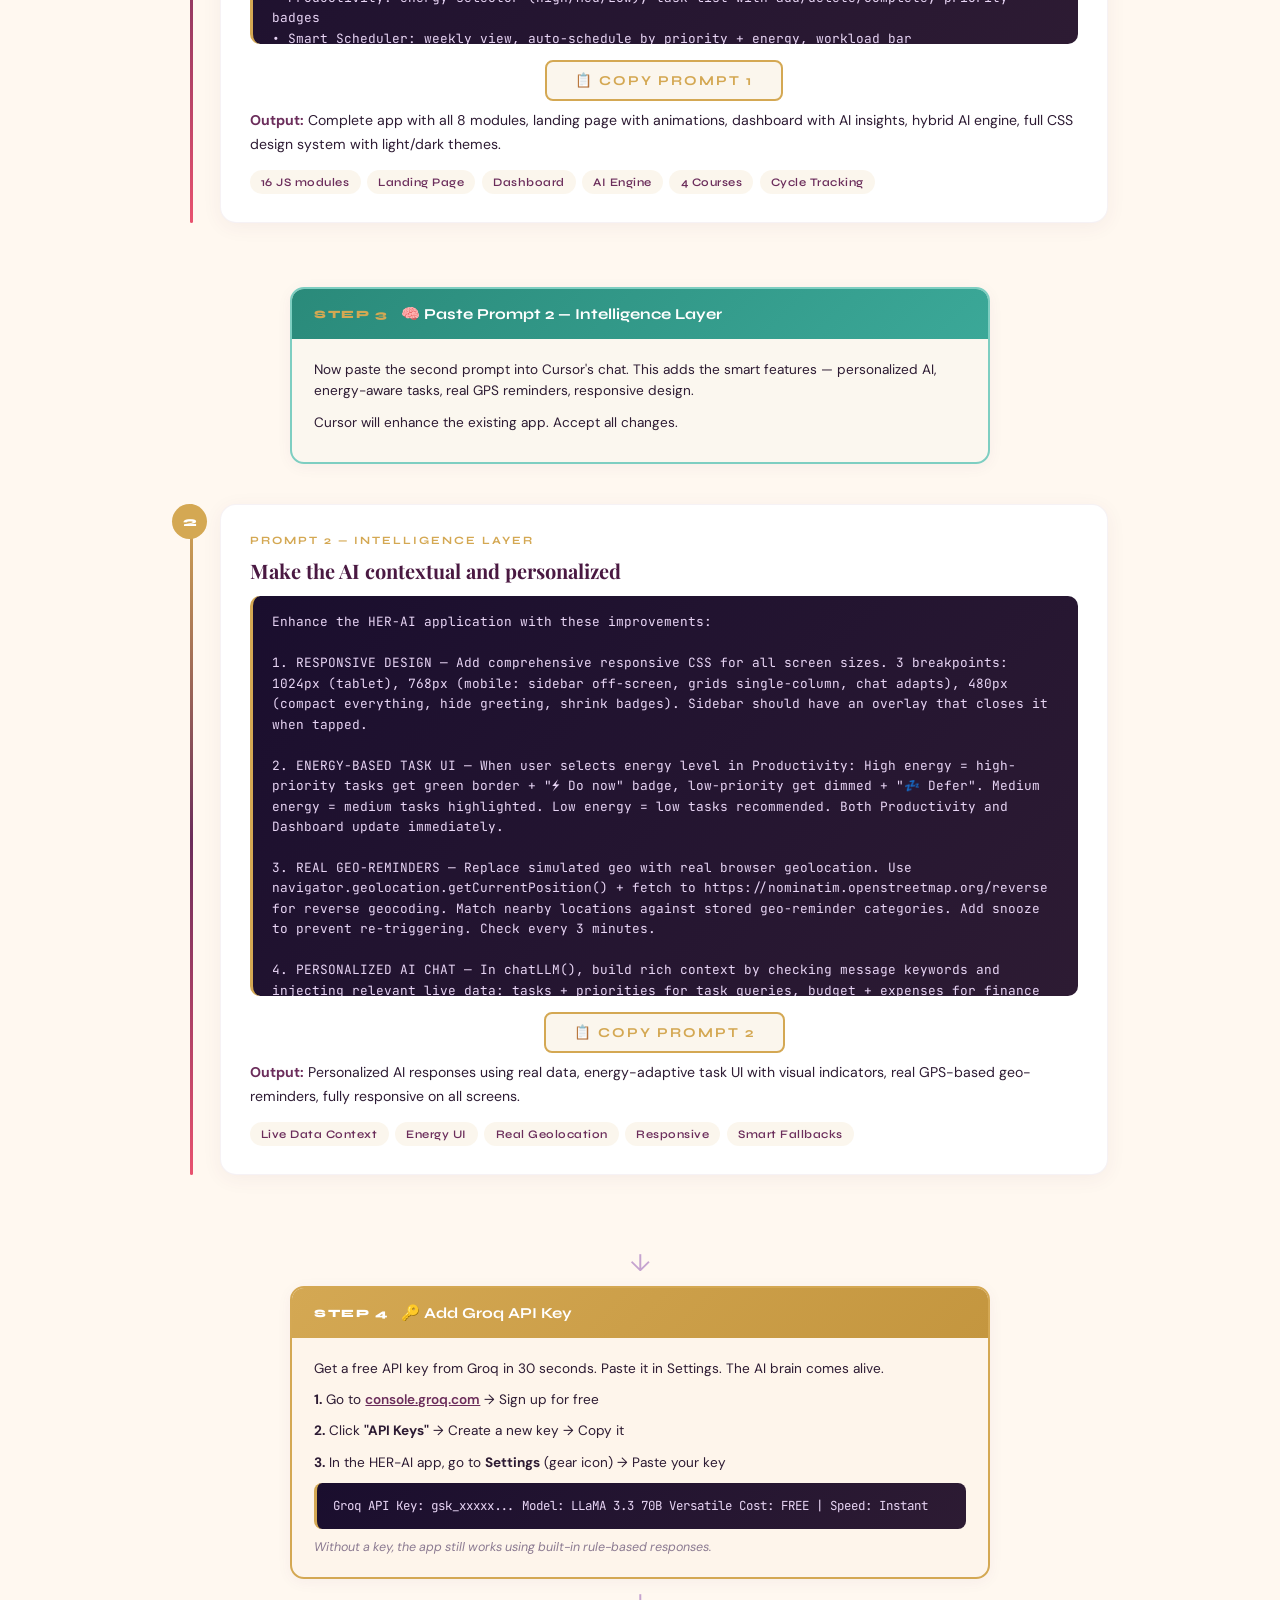
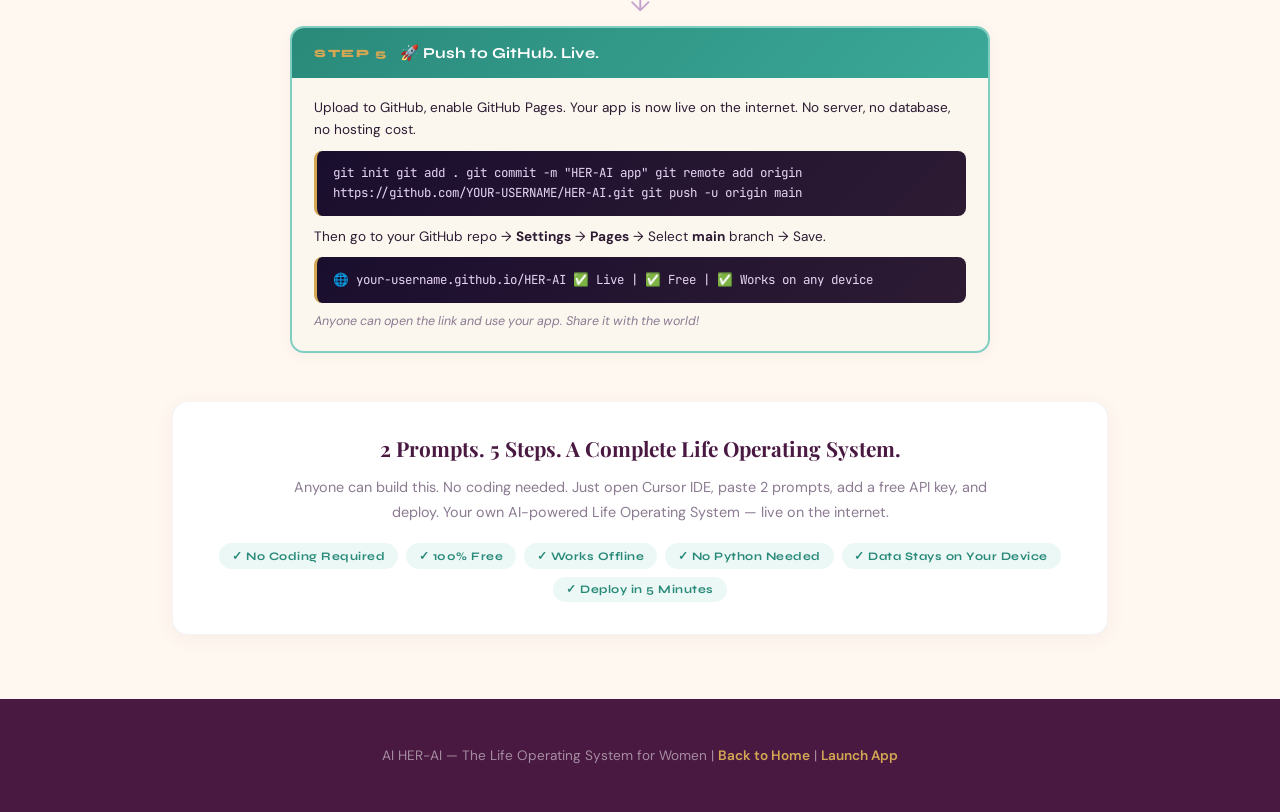
<file: how-we-built.html>
<!DOCTYPE html>
<html lang="en">
<head>
<meta charset="UTF-8">
<meta name="viewport" content="width=device-width, initial-scale=1.0">
<title>How We Built HER-AI — Development Process & Setup Guide</title>
<link rel="preconnect" href="https://fonts.googleapis.com">
<link rel="preconnect" href="https://fonts.gstatic.com" crossorigin>
<link href="https://fonts.googleapis.com/css2?family=Playfair+Display:ital,wght@0,400;0,700;0,900;1,400;1,700&family=DM+Sans:ital,wght@0,300;0,400;0,500;0,700&family=Syne:wght@400;500;600;700;800&family=JetBrains+Mono:wght@400;500&display=swap" rel="stylesheet">
<style>
:root {
  --plum: #6B2D5B;
  --plum-deep: #4A1942;
  --rose: #E8526F;
  --rose-soft: #F2A3B3;
  --gold: #D4A853;
  --gold-light: #F5DCA0;
  --cream: #FFF8F0;
  --lavender: #C5A3CF;
  --mint: #7ECEC1;
  --coral: #F08A6D;
  --sky: #7EB5D6;
  --peach: #F5C7A9;
  --night: #1A0E2E;
  --white: #FFFFFF;
  --text: #2D1B33;
  --text-light: #8B7A91;
}

* { margin: 0; padding: 0; box-sizing: border-box; }
html { scroll-behavior: smooth; overflow-x: hidden; }
body { font-family: 'DM Sans', sans-serif; color: var(--text); background: var(--cream); overflow-x: hidden; }

/* ========== TOP BAR ========== */
.topbar {
  position: fixed;
  top: 0;
  left: 0;
  right: 0;
  z-index: 100;
  display: flex;
  align-items: center;
  justify-content: space-between;
  padding: 0.8rem 2rem;
  background: rgba(74,25,66,0.97);
  backdrop-filter: blur(20px);
  box-shadow: 0 4px 30px rgba(0,0,0,0.2);
}

.topbar-logo {
  font-family: 'Playfair Display', serif;
  font-size: 1.4rem;
  font-weight: 900;
  color: var(--white);
  text-decoration: none;
}

.topbar-logo .accent { color: var(--gold); }

.topbar-nav {
  display: flex;
  gap: 1.5rem;
  align-items: center;
  list-style: none;
}

.topbar-nav a {
  color: rgba(255,255,255,0.7);
  text-decoration: none;
  font-size: 0.82rem;
  font-family: 'Syne', sans-serif;
  font-weight: 500;
  letter-spacing: 0.5px;
  transition: color 0.3s;
}

.topbar-nav a:hover { color: var(--gold); }

.topbar-nav .nav-cta {
  background: linear-gradient(135deg, var(--gold), var(--rose));
  color: #fff;
  padding: 6px 18px;
  border-radius: 20px;
  font-weight: 600;
}

@media (max-width: 768px) {
  .topbar { padding: 0.6rem 1rem; }
  .topbar-nav { gap: 0.8rem; }
  .topbar-nav a { font-size: 0.72rem; }
  .page-hero { padding: 4rem 1.2rem 2.5rem; }
  .page-hero p { font-size: 0.9rem; }
  .content { padding: 2rem 1rem 3rem; }
  .section-sub { font-size: 0.88rem; margin-bottom: 2rem; }
  .prompt-timeline { padding-left: 2.5rem; }
  .prompt-card { padding: 1.2rem; }
  .prompt-title { font-size: 1.05rem; }
  .prompt-text { font-size: 0.72rem; padding: 0.8rem; }
  .prompt-result { font-size: 0.82rem; }
  .prompt-output-tag { font-size: 0.65rem; }
  .tools-grid { grid-template-columns: repeat(auto-fit, minmax(140px, 1fr)); gap: 0.8rem; }
  .tool-card { padding: 1rem; }
  .tool-icon { font-size: 1.6rem; }
  .tool-name { font-size: 0.78rem; }
  .tool-desc { font-size: 0.7rem; }
  .steps-container { max-width: 100%; }
  .step-header { padding: 0.8rem 1rem; gap: 0.5rem; }
  .step-title { font-size: 0.85rem; }
  .step-body { padding: 1rem; }
  .step-body p { font-size: 0.8rem; }
  .step-code { font-size: 0.7rem; padding: 0.6rem 0.8rem; word-break: break-all; }
  .badge-footer { padding: 1.5rem 1rem; }
  .badge-footer h3 { font-size: 1.1rem; }
  .badge-footer p { font-size: 0.82rem; }
  .no-dep-tag { font-size: 0.65rem; padding: 0.25rem 0.6rem; }
  .footer { padding: 2rem 1rem; font-size: 0.78rem; }
}

@media (max-width: 480px) {
  .topbar-logo { font-size: 1rem; }
  .topbar-nav a { font-size: 0.65rem; padding: 4px 10px; }
  .nav-cta { padding: 4px 12px !important; font-size: 0.65rem !important; }
  .page-hero { padding: 3.5rem 1rem 2rem; }
  .page-hero h1 { margin-bottom: 0.6rem; }
  .page-hero p { font-size: 0.82rem; line-height: 1.6; }
  .prompt-timeline { padding-left: 2rem; }
  .prompt-step-number { left: -2rem; width: 1.8rem; height: 1.8rem; font-size: 0.7rem; }
  .prompt-timeline::before { left: 0.8rem; }
  .prompt-card { padding: 1rem; }
  .prompt-text { font-size: 0.65rem; }
  .tools-grid { grid-template-columns: 1fr 1fr; }
  .step-arrow { font-size: 1.2rem; }
}

/* ========== HERO BANNER ========== */
.page-hero {
  margin-top: 60px;
  padding: 5rem 2rem 3rem;
  background: linear-gradient(135deg, var(--plum-deep) 0%, var(--plum) 50%, #8B3A7F 100%);
  text-align: center;
}

.page-hero h1 {
  font-family: 'Playfair Display', serif;
  font-size: clamp(2rem, 4vw, 3rem);
  font-weight: 900;
  color: white;
  margin-bottom: 1rem;
}

.page-hero h1 .accent { color: var(--gold); }

.page-hero p {
  font-size: 1.05rem;
  color: rgba(255,255,255,0.75);
  max-width: 650px;
  margin: 0 auto;
  line-height: 1.7;
}

/* ========== MAIN CONTENT ========== */
.content {
  max-width: 1000px;
  margin: 0 auto;
  padding: 3rem 2rem 4rem;
}

.section-label {
  font-family: 'Syne', sans-serif;
  font-size: 0.75rem;
  font-weight: 700;
  color: var(--gold);
  text-transform: uppercase;
  letter-spacing: 3px;
  margin-bottom: 1rem;
  display: block;
  text-align: center;
}

.section-title {
  font-family: 'Playfair Display', serif;
  font-size: clamp(1.6rem, 3vw, 2.2rem);
  font-weight: 900;
  color: var(--plum-deep);
  margin-bottom: 1rem;
  text-align: center;
}

.section-sub {
  font-size: 1rem;
  color: var(--text-light);
  max-width: 600px;
  margin: 0 auto 3rem;
  line-height: 1.7;
  text-align: center;
}

/* ========== PROMPT TIMELINE ========== */
.prompt-timeline {
  position: relative;
  padding-left: 3rem;
  margin-bottom: 4rem;
}

.prompt-timeline::before {
  content: '';
  position: absolute;
  left: 1.1rem;
  top: 0;
  bottom: 0;
  width: 3px;
  background: linear-gradient(180deg, var(--gold), var(--plum), var(--rose));
  border-radius: 2px;
}

.prompt-step {
  position: relative;
  margin-bottom: 2.5rem;
  opacity: 0;
  transform: translateY(30px);
  transition: all 0.6s ease-out;
}

.prompt-step.visible {
  opacity: 1;
  transform: translateY(0);
}

.prompt-step-number {
  position: absolute;
  left: -3rem;
  top: 0;
  width: 2.2rem;
  height: 2.2rem;
  border-radius: 50%;
  display: flex;
  align-items: center;
  justify-content: center;
  font-family: 'Syne', sans-serif;
  font-weight: 800;
  font-size: 0.85rem;
  color: white;
  z-index: 1;
}

.prompt-step:nth-child(1) .prompt-step-number { background: var(--gold); }
.prompt-step:nth-child(2) .prompt-step-number { background: var(--mint); }

.prompt-card {
  background: white;
  border-radius: 16px;
  padding: 1.8rem;
  box-shadow: 0 4px 20px rgba(107,45,91,0.06);
  border: 1px solid rgba(107,45,91,0.06);
}

.prompt-label {
  font-family: 'Syne', sans-serif;
  font-size: 0.7rem;
  font-weight: 700;
  color: var(--gold);
  text-transform: uppercase;
  letter-spacing: 2px;
  margin-bottom: 0.6rem;
}

.prompt-title {
  font-family: 'Playfair Display', serif;
  font-size: 1.25rem;
  font-weight: 700;
  color: var(--plum-deep);
  margin-bottom: 0.8rem;
}

.prompt-text {
  font-family: 'JetBrains Mono', monospace;
  font-size: 0.8rem;
  background: linear-gradient(135deg, #1A0E2E, #2D1B33);
  color: #E8D5F5;
  padding: 1rem 1.2rem;
  border-radius: 10px;
  margin-bottom: 1rem;
  line-height: 1.6;
  border-left: 3px solid var(--gold);
  white-space: pre-wrap;
  max-height: 400px;
  overflow-y: auto;
}
.prompt-text::-webkit-scrollbar { width: 4px; }
.prompt-text::-webkit-scrollbar-thumb { background: rgba(212,168,83,0.3); border-radius: 2px; }

.prompt-result {
  font-size: 0.88rem;
  color: var(--text);
  line-height: 1.7;
}

.prompt-result strong { color: var(--plum); }

.prompt-output-tags {
  display: flex;
  flex-wrap: wrap;
  gap: 0.4rem;
  margin-top: 0.8rem;
}

.prompt-output-tag {
  font-size: 0.72rem;
  font-weight: 600;
  padding: 0.3rem 0.7rem;
  border-radius: 20px;
  background: rgba(212,168,83,0.1);
  color: var(--plum);
  font-family: 'Syne', sans-serif;
  letter-spacing: 0.5px;
}

/* ========== DIVIDER ========== */
.section-divider {
  width: 60px;
  height: 3px;
  background: linear-gradient(90deg, var(--gold), var(--rose));
  margin: 0 auto 3rem;
  border-radius: 2px;
}

/* ========== TOOLS GRID ========== */
.tools-heading {
  font-family: 'Syne', sans-serif;
  font-size: 1rem;
  font-weight: 700;
  color: var(--plum);
  text-align: center;
  margin-bottom: 1.2rem;
}

.tools-grid {
  display: grid;
  grid-template-columns: repeat(auto-fit, minmax(200px, 1fr));
  gap: 1rem;
  margin-bottom: 3rem;
}

.tool-card {
  background: white;
  border-radius: 14px;
  padding: 1.4rem;
  text-align: center;
  box-shadow: 0 3px 15px rgba(107,45,91,0.05);
  border: 1px solid rgba(107,45,91,0.06);
  transition: transform 0.3s ease, box-shadow 0.3s ease;
}

.tool-card:hover {
  transform: translateY(-4px);
  box-shadow: 0 8px 25px rgba(107,45,91,0.1);
}

.tool-icon { font-size: 2rem; margin-bottom: 0.6rem; }

.tool-name {
  font-family: 'Syne', sans-serif;
  font-size: 0.85rem;
  font-weight: 700;
  color: var(--plum-deep);
  margin-bottom: 0.4rem;
}

.tool-desc {
  font-size: 0.75rem;
  color: var(--text-light);
  line-height: 1.5;
  margin-bottom: 0.6rem;
}

.tool-tag {
  display: inline-block;
  font-size: 0.65rem;
  font-weight: 700;
  font-family: 'Syne', sans-serif;
  letter-spacing: 1px;
  text-transform: uppercase;
  padding: 0.2rem 0.7rem;
  border-radius: 20px;
}

.tool-tag.free { background: rgba(126,206,193,0.15); color: #2A8A7A; }
.tool-tag.optional { background: rgba(212,168,83,0.12); color: var(--gold); }

/* ========== STEP CARDS ========== */
.steps-container {
  max-width: 700px;
  margin: 0 auto 2.5rem;
}

.step-card {
  background: white;
  border-radius: 14px;
  overflow: hidden;
  box-shadow: 0 3px 15px rgba(107,45,91,0.05);
  border: 1px solid rgba(107,45,91,0.06);
}

.step-card-alt {
  border: 2px solid var(--gold);
  background: rgba(212,168,83,0.03);
}

.step-card-highlight {
  border: 2px solid var(--mint);
  background: rgba(126,206,193,0.03);
}

.step-header {
  display: flex;
  align-items: center;
  gap: 0.8rem;
  padding: 1rem 1.4rem;
  background: linear-gradient(135deg, var(--plum-deep), var(--plum));
}

.step-card-alt .step-header {
  background: linear-gradient(135deg, var(--gold), #C4963F);
}

.step-card-highlight .step-header {
  background: linear-gradient(135deg, #2A8A7A, #3BA898);
}

.step-num {
  font-family: 'Syne', sans-serif;
  font-size: 0.7rem;
  font-weight: 800;
  color: var(--gold);
  text-transform: uppercase;
  letter-spacing: 1.5px;
}

.step-card-alt .step-num { color: white; }

.step-title {
  font-family: 'Syne', sans-serif;
  font-size: 0.95rem;
  font-weight: 700;
  color: white;
}

.step-body { padding: 1.2rem 1.4rem; }

.step-body p {
  font-size: 0.85rem;
  color: var(--text);
  line-height: 1.6;
  margin-bottom: 0.6rem;
}

.step-code {
  font-family: 'JetBrains Mono', monospace;
  font-size: 0.78rem;
  background: linear-gradient(135deg, #1A0E2E, #2D1B33);
  color: #E8D5F5;
  padding: 0.8rem 1rem;
  border-radius: 8px;
  margin-bottom: 0.6rem;
  line-height: 1.6;
  border-left: 3px solid var(--gold);
}

.step-alt {
  font-size: 0.78rem !important;
  color: var(--text-light) !important;
  font-style: italic;
  margin-bottom: 0 !important;
}

.step-arrow {
  text-align: center;
  font-size: 1.5rem;
  color: var(--lavender);
  padding: 0.5rem 0;
}

.step-link {
  background: rgba(107,45,91,0.04);
  border: 1px dashed rgba(107,45,91,0.15);
  border-radius: 8px;
  padding: 0.6rem 1rem;
  text-align: center;
  margin-bottom: 0.6rem;
}

/* ========== FOOTER BADGE ========== */
.badge-footer {
  text-align: center;
  margin-top: 3rem;
  padding: 2rem;
  background: white;
  border-radius: 16px;
  box-shadow: 0 4px 20px rgba(107,45,91,0.06);
  border: 1px solid rgba(107,45,91,0.06);
}

.badge-footer h3 {
  font-family: 'Playfair Display', serif;
  font-size: 1.3rem;
  color: var(--plum-deep);
  margin-bottom: 0.8rem;
}

.badge-footer p {
  font-size: 0.9rem;
  color: var(--text-light);
  line-height: 1.7;
  max-width: 700px;
  margin: 0 auto;
}

.no-dep-tags {
  display: flex;
  flex-wrap: wrap;
  justify-content: center;
  gap: 0.5rem;
  margin-top: 1.2rem;
}

.no-dep-tag {
  font-size: 0.72rem;
  font-weight: 700;
  font-family: 'Syne', sans-serif;
  letter-spacing: 0.5px;
  padding: 0.35rem 0.8rem;
  border-radius: 20px;
}

.no-dep-tag.yes { background: rgba(126,206,193,0.15); color: #2A8A7A; }

/* ========== COPY BUTTON ========== */
.copy-prompt-btn {
  display: inline-flex;
  align-items: center;
  gap: 8px;
  padding: 10px 28px;
  border: 2px solid var(--gold);
  background: rgba(212,168,83,0.1);
  color: var(--gold);
  font-family: 'Syne', sans-serif;
  font-size: 0.85rem;
  font-weight: 700;
  letter-spacing: 2px;
  text-transform: uppercase;
  border-radius: 8px;
  cursor: pointer;
  transition: all 0.3s;
}
.copy-prompt-btn:hover {
  background: var(--gold);
  color: var(--plum-deep);
  transform: translateY(-2px);
  box-shadow: 0 6px 20px rgba(212,168,83,0.3);
}
.copy-prompt-btn.copied {
  background: var(--mint);
  border-color: var(--mint);
  color: var(--plum-deep);
}

/* ========== PAGE FOOTER ========== */
.footer {
  text-align: center;
  padding: 3rem 2rem;
  background: var(--plum-deep);
  color: rgba(255,255,255,0.5);
  font-size: 0.85rem;
}

.footer a {
  color: var(--gold);
  text-decoration: none;
  font-weight: 600;
}
</style>
</head>
<body>

<!-- TOP BAR -->
<div class="topbar">
  <a href="index.html" class="topbar-logo">HER<span class="accent">-AI</span></a>
  <ul class="topbar-nav">
    <li><a href="index.html">Home</a></li>
    <li><a href="architecture.html">Architecture</a></li>
    <li><a href="story.html">Priya's Story</a></li>
    <li><a href="app.html" class="nav-cta">Launch App</a></li>
  </ul>
</div>

<!-- HERO -->
<section class="page-hero">
  <h1>How We <span class="accent">Built</span> HER-AI</h1>
  <p>An entire Life Operating System created with just <strong>2 AI prompts</strong> and <strong>5 simple steps</strong>. No Python. No frameworks. Just vanilla HTML, CSS &amp; JavaScript in Cursor IDE &mdash; and you'll have the exact same app + any extra features you want.</p>
</section>

<!-- CONTENT -->
<div class="content">

  <!-- THE 5-STEP PROCESS (matches story) -->
  <span class="section-label">2 Prompts &bull; 5 Steps</span>
  <h2 class="section-title">Build HER-AI Yourself. Here's Exactly How.</h2>
  <p class="section-sub">We spent 5 days to build HER-AI &mdash; but we don't want you to spend more than 5 minutes. Follow these 5 steps and you'll have the exact same app.</p>

  <!-- STEP 1: CURSOR -->
  <div class="steps-container">
    <div class="step-card">
      <div class="step-header">
        <span class="step-num">Step 1</span>
        <span class="step-title">💻 Open Cursor IDE</span>
      </div>
      <div class="step-body">
        <p>Download Cursor &mdash; a free AI-powered code editor:</p>
        <div class="step-link">
          <a href="https://www.cursor.com/downloads" target="_blank" style="color:var(--plum);font-weight:600;text-decoration:underline;">cursor.com/downloads</a>
        </div>
        <p>Install it, create a new empty folder (e.g. <strong>"HER-AI"</strong>), and open that folder in Cursor.</p>
        <p>You describe what you want in plain English &mdash; AI writes the code for you. No coding skills needed.</p>
        <div class="step-code">Tech Stack: ✅ HTML  ✅ CSS  ✅ JavaScript
No Python  |  No npm  |  No build tools</div>
      </div>
    </div>

    <div class="step-arrow">↓</div>

    <!-- STEP 2: PROMPT 1 -->
    <div class="step-card step-card-alt">
      <div class="step-header">
        <span class="step-num">Step 2</span>
        <span class="step-title">📝 Paste Prompt 1 — The Foundation</span>
      </div>
      <div class="step-body">
        <p>Open the AI chat panel in Cursor (<strong>Ctrl+L</strong>). Copy the prompt below and paste it. Hit Enter.</p>
        <p>Cursor will generate <strong>all 20+ files</strong> &mdash; landing page, dashboard, all 8 modules, AI engine, CSS design system, everything. Accept all files.</p>
      </div>
    </div>
  </div>

  <!-- PROMPT 1 FULL TEXT -->
  <div class="prompt-timeline">
    <div class="prompt-step">
      <div class="prompt-step-number">1</div>
      <div class="prompt-card">
        <div class="prompt-label">Prompt 1 &mdash; The Foundation</div>
        <div class="prompt-title">Build the complete Life Operating System</div>
        <div class="prompt-text" id="prompt1-display">Build a complete Life Operating System for women called "HER-AI" with 8 modules: Productivity (energy-based task management), Smart Scheduler (cycle-aware planning), Learning (AI instructor with courses), Home Life (grocery, meals, geo-reminders), Finance (budgeting &amp; tracking), Leadership (email rewriting, negotiation), Branding (LinkedIn, pitches), and Wellness (mood, sleep, cycle tracking). Use vanilla HTML/CSS/JS, no frameworks. Include a landing page and a dashboard app. Use Groq LLM with rule-based fallback.

Create these files:

1. index.html — Landing page with full-screen hero (plum-to-rose gradient, floating particles), 8 theme cards grid, stats strip, cycle awareness section with animated ring, 3 feature deep-dives, navbar with mobile hamburger, scroll animations using IntersectionObserver.

2. app.html — Dashboard app with fixed sidebar (240px, dark plum), sticky topbar with cycle/energy indicators, and these pages:
• Dashboard: stat cards, schedule timeline, AI suggestions, quick actions, mood mini tracker
• Productivity: energy selector (High/Med/Low), task list with add/delete/complete, priority badges
• Smart Scheduler: weekly view, auto-schedule by priority + energy, workload bar
• Learning: 4 course cards with progress bars, AI instructor chat per course
• Home Life: tabs for Groceries (CRUD list), Meals (weekly planner), Geo-Reminders (location-based alerts)
• Finance: budget setting, spending by category with progress bars, expense tracking
• Leadership: AI email rewriter, negotiation script generator, meeting prep
• Wellness: mood logger (emoji buttons), sleep tracker, cycle tracker with phase calculation
• AI Chat: conversational chat with user/AI bubbles, typing indicator
• Settings: API key, name, theme toggle

3. app.css — Full design system with light/dark themes using CSS variables. Colors: plum #6B2D5B, rose #E8526F, gold #D4A853, mint #7ECEC1. Fonts: Playfair Display, DM Sans, Syne.

4. app.js + module files — State management with localStorage, Router for page switching, all module logic split into separate files (app.state.js, app.router.js, app.dashboard.js, app.productivity.js, app.scheduler.js, app.learning.js, app.home.js, app.finance.js, app.leadership.js, app.wellness.js, app.branding.js, app.ui.js, app.init.js, app.settings.js, app.ai-chat.js).

5. app.ai-engine.js — Hybrid AI: Groq API (LLaMA 3.3 70B) with rule-based fallback. chat() for keyword matching, chatLLM() for real AI responses.

6. config.example.js — Example API key config.
7. architecture.html — Dark-themed tech architecture page showing system layers.</div>
        <div style="text-align:center;margin:1rem 0 0.5rem;">
          <button class="copy-prompt-btn" onclick="copyPrompt('prompt1')">📋 Copy Prompt 1</button>
        </div>
        <div class="prompt-result">
          <strong>Output:</strong> Complete app with all 8 modules, landing page with animations, dashboard with AI insights, hybrid AI engine, full CSS design system with light/dark themes.
        </div>
        <div class="prompt-output-tags">
          <span class="prompt-output-tag">16 JS modules</span>
          <span class="prompt-output-tag">Landing Page</span>
          <span class="prompt-output-tag">Dashboard</span>
          <span class="prompt-output-tag">AI Engine</span>
          <span class="prompt-output-tag">4 Courses</span>
          <span class="prompt-output-tag">Cycle Tracking</span>
        </div>
      </div>
    </div>
  </div>

  <!-- STEP 3: PROMPT 2 -->
  <div class="steps-container">
    <div class="step-card step-card-highlight">
      <div class="step-header">
        <span class="step-num">Step 3</span>
        <span class="step-title">🧠 Paste Prompt 2 — Intelligence Layer</span>
      </div>
      <div class="step-body">
        <p>Now paste the second prompt into Cursor's chat. This adds the smart features &mdash; personalized AI, energy-aware tasks, real GPS reminders, responsive design.</p>
        <p>Cursor will enhance the existing app. Accept all changes.</p>
      </div>
    </div>
  </div>

  <!-- PROMPT 2 FULL TEXT -->
  <div class="prompt-timeline">
    <div class="prompt-step">
      <div class="prompt-step-number">2</div>
      <div class="prompt-card">
        <div class="prompt-label">Prompt 2 &mdash; Intelligence Layer</div>
        <div class="prompt-title">Make the AI contextual and personalized</div>
        <div class="prompt-text" id="prompt2-display">Enhance the HER-AI application with these improvements:

1. RESPONSIVE DESIGN — Add comprehensive responsive CSS for all screen sizes. 3 breakpoints: 1024px (tablet), 768px (mobile: sidebar off-screen, grids single-column, chat adapts), 480px (compact everything, hide greeting, shrink badges). Sidebar should have an overlay that closes it when tapped.

2. ENERGY-BASED TASK UI — When user selects energy level in Productivity: High energy = high-priority tasks get green border + "⚡ Do now" badge, low-priority get dimmed + "💤 Defer". Medium energy = medium tasks highlighted. Low energy = low tasks recommended. Both Productivity and Dashboard update immediately.

3. REAL GEO-REMINDERS — Replace simulated geo with real browser geolocation. Use navigator.geolocation.getCurrentPosition() + fetch to https://nominatim.openstreetmap.org/reverse for reverse geocoding. Match nearby locations against stored geo-reminder categories. Add snooze to prevent re-triggering. Check every 3 minutes.

4. PERSONALIZED AI CHAT — In chatLLM(), build rich context by checking message keywords and injecting relevant live data: tasks + priorities for task queries, budget + expenses for finance queries, moods + sleep for wellness queries, schedule for planning queries, cycle phase for health queries. The LLM should answer based on ACTUAL user data, not generic advice.

5. AI ERROR HANDLING — If chatLLM fails, show clear error: "Could not reach AI service. Check your API key in Settings." Never silently fall back.

6. CSS SAFETY — Add img, video, svg max-width:100%. Use minmax(min(Xpx, 100%), 1fr) in all grids. overflow-x: hidden on html/body. word-break: break-word on long text.</div>
        <div style="text-align:center;margin:1rem 0 0.5rem;">
          <button class="copy-prompt-btn" onclick="copyPrompt('prompt2')">📋 Copy Prompt 2</button>
        </div>
        <div class="prompt-result">
          <strong>Output:</strong> Personalized AI responses using real data, energy-adaptive task UI with visual indicators, real GPS-based geo-reminders, fully responsive on all screens.
        </div>
        <div class="prompt-output-tags">
          <span class="prompt-output-tag">Live Data Context</span>
          <span class="prompt-output-tag">Energy UI</span>
          <span class="prompt-output-tag">Real Geolocation</span>
          <span class="prompt-output-tag">Responsive</span>
          <span class="prompt-output-tag">Smart Fallbacks</span>
        </div>
      </div>
    </div>
  </div>

  <!-- STEP 4: API KEY -->
  <div class="steps-container">
    <div class="step-arrow">↓</div>

    <div class="step-card step-card-alt">
      <div class="step-header">
        <span class="step-num">Step 4</span>
        <span class="step-title">🔑 Add Groq API Key</span>
      </div>
      <div class="step-body">
        <p>Get a free API key from Groq in 30 seconds. Paste it in Settings. The AI brain comes alive.</p>
        <p><strong>1.</strong> Go to <a href="https://console.groq.com" target="_blank" style="color:var(--plum);font-weight:600;">console.groq.com</a> &rarr; Sign up for free</p>
        <p><strong>2.</strong> Click <strong>"API Keys"</strong> &rarr; Create a new key &rarr; Copy it</p>
        <p><strong>3.</strong> In the HER-AI app, go to <strong>Settings</strong> (gear icon) &rarr; Paste your key</p>
        <div class="step-code">Groq API Key: gsk_xxxxx...
Model: LLaMA 3.3 70B Versatile
Cost: FREE  |  Speed: Instant</div>
        <p class="step-alt">Without a key, the app still works using built-in rule-based responses.</p>
      </div>
    </div>

    <div class="step-arrow">↓</div>

    <!-- STEP 5: DEPLOY -->
    <div class="step-card step-card-highlight">
      <div class="step-header">
        <span class="step-num">Step 5</span>
        <span class="step-title">🚀 Push to GitHub. Live.</span>
      </div>
      <div class="step-body">
        <p>Upload to GitHub, enable GitHub Pages. Your app is now live on the internet. No server, no database, no hosting cost.</p>
        <div class="step-code">git init
git add .
git commit -m "HER-AI app"
git remote add origin https://github.com/YOUR-USERNAME/HER-AI.git
git push -u origin main</div>
        <p>Then go to your GitHub repo &rarr; <strong>Settings</strong> &rarr; <strong>Pages</strong> &rarr; Select <strong>main</strong> branch &rarr; Save.</p>
        <div class="step-code">🌐 your-username.github.io/HER-AI
✅ Live  |  ✅ Free  |  ✅ Works on any device</div>
        <p class="step-alt">Anyone can open the link and use your app. Share it with the world!</p>
      </div>
    </div>
  </div>

  <!-- BADGE -->
  <div class="badge-footer">
    <h3>2 Prompts. 5 Steps. A Complete Life Operating System.</h3>
    <p>Anyone can build this. No coding needed. Just open Cursor IDE, paste 2 prompts, add a free API key, and deploy. Your own AI-powered Life Operating System &mdash; live on the internet.</p>
    <div class="no-dep-tags">
      <span class="no-dep-tag yes">✓ No Coding Required</span>
      <span class="no-dep-tag yes">✓ 100% Free</span>
      <span class="no-dep-tag yes">✓ Works Offline</span>
      <span class="no-dep-tag yes">✓ No Python Needed</span>
      <span class="no-dep-tag yes">✓ Data Stays on Your Device</span>
      <span class="no-dep-tag yes">✓ Deploy in 5 Minutes</span>
    </div>
  </div>

</div>

<!-- FOOTER -->
<footer class="footer">
  <p>AI HER-AI &mdash; The Life Operating System for Women | <a href="index.html">Back to Home</a> | <a href="app.html">Launch App</a></p>
</footer>

<script>
var observer = new IntersectionObserver(function(entries) {
  entries.forEach(function(entry) {
    if (entry.isIntersecting) entry.target.classList.add('visible');
  });
}, { threshold: 0.15 });

document.querySelectorAll('.prompt-step').forEach(function(el, i) {
  el.style.transitionDelay = (i * 0.2) + 's';
  observer.observe(el);
});

function copyPrompt(id) {
  var el = document.getElementById(id + '-display');
  if (!el) return;
  var text = el.innerText || el.textContent;
  navigator.clipboard.writeText(text).then(function() {
    var btns = document.querySelectorAll('.copy-prompt-btn');
    btns.forEach(function(btn) {
      if (btn.getAttribute('onclick').indexOf(id) !== -1) {
        btn.classList.add('copied');
        btn.textContent = '\u2713 Copied!';
        setTimeout(function() {
          btn.classList.remove('copied');
          btn.textContent = '\uD83D\uDCCB Copy ' + (id === 'prompt1' ? 'Prompt 1' : 'Prompt 2');
        }, 2000);
      }
    });
  });
}
</script>

</body>
</html>
</file>
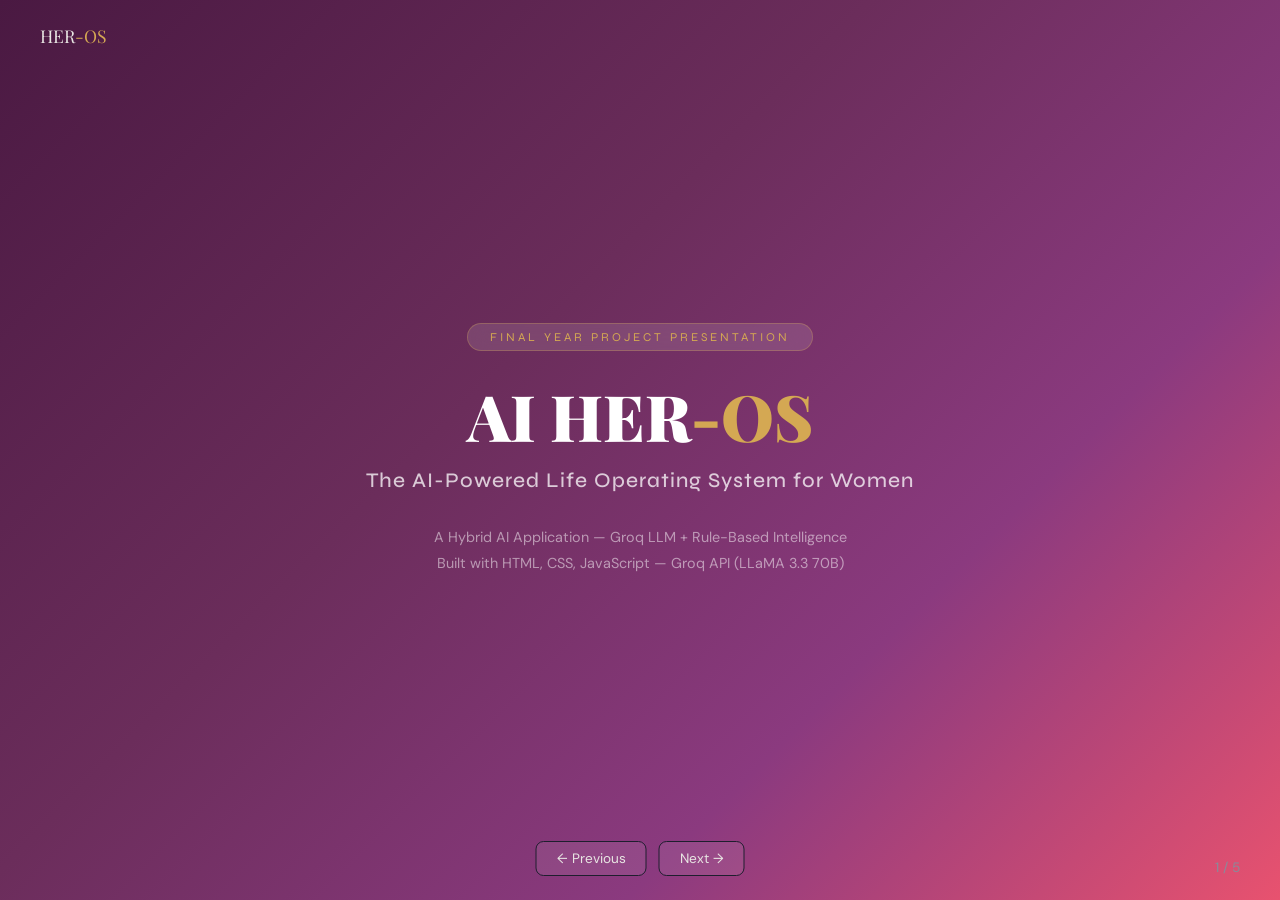
<file: presentation.html>
<!DOCTYPE html>
<html lang="en">
<head>
<meta charset="UTF-8">
<meta name="viewport" content="width=device-width, initial-scale=1.0">
<title>AI HER-OS — Project Presentation</title>
<link href="https://fonts.googleapis.com/css2?family=Playfair+Display:wght@400;700;900&family=DM+Sans:wght@300;400;500;700&family=Syne:wght@400;600;700;800&display=swap" rel="stylesheet">
<style>
:root {
  --plum: #6B2D5B;
  --plum-deep: #4A1942;
  --rose: #E8526F;
  --gold: #D4A853;
  --teal: #7ECEC1;
  --lavender: #C5A3CF;
  --blue: #7EB5D6;
  --cream: #FFF8F0;
  --night: #0a0a0f;
  --text: #e8e6e3;
  --muted: #8a8a9a;
  --surface: #12121a;
  --border: #1e1e2e;
}
* { margin: 0; padding: 0; box-sizing: border-box; }
html, body { height: 100%; overflow: hidden; background: var(--night); }

.slide {
  position: absolute;
  inset: 0;
  display: flex;
  flex-direction: column;
  justify-content: center;
  align-items: center;
  padding: 60px 80px;
  opacity: 0;
  transform: translateX(60px);
  transition: opacity 0.5s, transform 0.5s;
  pointer-events: none;
}
.slide.active {
  opacity: 1;
  transform: translateX(0);
  pointer-events: all;
}

.slide-num {
  position: fixed;
  bottom: 24px;
  right: 40px;
  font-family: 'DM Sans', sans-serif;
  font-size: 0.85rem;
  color: var(--muted);
  z-index: 100;
}

.nav-controls {
  position: fixed;
  bottom: 24px;
  left: 50%;
  transform: translateX(-50%);
  display: flex;
  gap: 12px;
  z-index: 100;
}
.nav-btn {
  background: rgba(255,255,255,0.08);
  border: 1px solid var(--border);
  color: var(--text);
  padding: 8px 20px;
  border-radius: 8px;
  cursor: pointer;
  font-family: 'DM Sans', sans-serif;
  font-size: 0.85rem;
  transition: all 0.3s;
}
.nav-btn:hover { background: rgba(232,82,111,0.2); border-color: var(--rose); }

.slide-logo {
  position: fixed;
  top: 24px;
  left: 40px;
  font-family: 'Playfair Display', serif;
  font-size: 1.1rem;
  color: var(--text);
  z-index: 100;
}
.slide-logo .acc { color: var(--gold); }

/* ===== SLIDE 1: TITLE ===== */
.s1-bg {
  background: linear-gradient(135deg, var(--plum-deep) 0%, var(--plum) 40%, #8B3A7F 70%, var(--rose) 100%);
  text-align: center;
}
.s1-badge {
  background: rgba(255,255,255,0.12);
  backdrop-filter: blur(10px);
  padding: 6px 22px;
  border-radius: 30px;
  font-family: 'Syne', sans-serif;
  font-size: 0.75rem;
  letter-spacing: 3px;
  text-transform: uppercase;
  color: var(--gold);
  margin-bottom: 28px;
  border: 1px solid rgba(212,168,83,0.3);
}
.s1-title {
  font-family: 'Playfair Display', serif;
  font-size: 4rem;
  font-weight: 900;
  color: #fff;
  line-height: 1.15;
  margin-bottom: 16px;
}
.s1-title .gold { color: var(--gold); }
.s1-sub {
  font-family: 'Syne', sans-serif;
  font-size: 1.3rem;
  color: rgba(255,255,255,0.75);
  font-weight: 500;
  letter-spacing: 1px;
  margin-bottom: 32px;
}
.s1-meta {
  font-family: 'DM Sans', sans-serif;
  font-size: 0.9rem;
  color: rgba(255,255,255,0.5);
  line-height: 1.8;
}

/* ===== SLIDE 2: PROBLEM ===== */
.s2-bg { background: var(--night); }
.s2-header {
  text-align: center;
  margin-bottom: 48px;
}
.s2-label {
  font-family: 'Syne', sans-serif;
  font-size: 0.75rem;
  letter-spacing: 3px;
  text-transform: uppercase;
  color: var(--rose);
  margin-bottom: 12px;
}
.s2-title {
  font-family: 'Playfair Display', serif;
  font-size: 2.4rem;
  color: var(--text);
}
.problem-grid {
  display: grid;
  grid-template-columns: 1fr 1fr;
  gap: 20px;
  max-width: 950px;
  width: 100%;
}
.problem-card {
  background: var(--surface);
  border: 1px solid var(--border);
  border-radius: 14px;
  padding: 24px;
  transition: border-color 0.3s;
}
.problem-card:hover { border-color: var(--rose); }
.pc-icon { font-size: 1.6rem; margin-bottom: 10px; }
.pc-title {
  font-family: 'Syne', sans-serif;
  font-weight: 700;
  font-size: 1rem;
  color: var(--rose);
  margin-bottom: 8px;
}
.pc-text {
  font-size: 0.85rem;
  color: var(--muted);
  line-height: 1.6;
}
.problem-stat {
  text-align: center;
  margin-top: 32px;
  padding: 16px;
  background: rgba(232,82,111,0.08);
  border: 1px solid rgba(232,82,111,0.2);
  border-radius: 12px;
  max-width: 950px;
  width: 100%;
}
.ps-text {
  font-size: 0.95rem;
  color: var(--text);
  line-height: 1.6;
}
.ps-text strong { color: var(--rose); }

/* ===== SLIDE 3: SOLUTION ===== */
.s3-bg { background: var(--night); }
.solution-wrap {
  max-width: 1000px;
  width: 100%;
}
.s3-header { text-align: center; margin-bottom: 40px; }
.s3-label {
  font-family: 'Syne', sans-serif;
  font-size: 0.75rem;
  letter-spacing: 3px;
  text-transform: uppercase;
  color: var(--teal);
  margin-bottom: 12px;
}
.s3-title {
  font-family: 'Playfair Display', serif;
  font-size: 2.4rem;
  color: var(--text);
  margin-bottom: 8px;
}
.s3-sub {
  font-size: 1rem;
  color: var(--muted);
}
.theme-pills {
  display: flex;
  flex-wrap: wrap;
  gap: 10px;
  justify-content: center;
  margin-bottom: 36px;
}
.t-pill {
  background: var(--surface);
  border: 1px solid var(--border);
  padding: 10px 18px;
  border-radius: 10px;
  font-size: 0.85rem;
  font-weight: 500;
  color: var(--text);
  transition: all 0.3s;
}
.t-pill:hover { border-color: var(--gold); background: rgba(212,168,83,0.08); }
.t-pill .tp-icon { margin-right: 6px; }
.solution-features {
  display: grid;
  grid-template-columns: 1fr 1fr 1fr;
  gap: 16px;
}
.sf-card {
  background: var(--surface);
  border: 1px solid var(--border);
  border-radius: 12px;
  padding: 20px;
  text-align: center;
}
.sf-card:hover { border-color: var(--teal); }
.sf-icon { font-size: 1.8rem; margin-bottom: 8px; }
.sf-title {
  font-family: 'Syne', sans-serif;
  font-weight: 700;
  font-size: 0.9rem;
  color: var(--teal);
  margin-bottom: 6px;
}
.sf-text { font-size: 0.78rem; color: var(--muted); line-height: 1.5; }

/* ===== SLIDE 4: TECH ARCHITECTURE ===== */
.s4-bg { background: var(--night); }
.arch-wrap { max-width: 1000px; width: 100%; }
.s4-header { text-align: center; margin-bottom: 36px; }
.s4-label {
  font-family: 'Syne', sans-serif;
  font-size: 0.75rem;
  letter-spacing: 3px;
  text-transform: uppercase;
  color: var(--gold);
  margin-bottom: 12px;
}
.s4-title {
  font-family: 'Playfair Display', serif;
  font-size: 2.2rem;
  color: var(--text);
}
.arch-layers {
  display: flex;
  flex-direction: column;
  gap: 8px;
}
.arch-row {
  display: flex;
  align-items: center;
  gap: 12px;
}
.ar-label {
  width: 140px;
  font-family: 'Syne', sans-serif;
  font-size: 0.72rem;
  font-weight: 700;
  letter-spacing: 1px;
  text-transform: uppercase;
  text-align: right;
  flex-shrink: 0;
}
.ar-bar {
  flex: 1;
  border-radius: 10px;
  padding: 14px 20px;
  font-size: 0.82rem;
  color: var(--text);
  display: flex;
  flex-wrap: wrap;
  gap: 8px;
  align-items: center;
}
.ar-bar span {
  background: rgba(255,255,255,0.06);
  padding: 4px 12px;
  border-radius: 6px;
  font-size: 0.78rem;
}
.ar-user .ar-label { color: var(--teal); }
.ar-user .ar-bar { background: rgba(126,206,193,0.08); border: 1px solid rgba(126,206,193,0.2); }
.ar-module .ar-label { color: var(--gold); }
.ar-module .ar-bar { background: rgba(212,168,83,0.08); border: 1px solid rgba(212,168,83,0.2); }
.ar-ai .ar-label { color: var(--rose); }
.ar-ai .ar-bar { background: rgba(232,82,111,0.08); border: 1px solid rgba(232,82,111,0.2); }
.ar-data .ar-label { color: var(--lavender); }
.ar-data .ar-bar { background: rgba(197,163,207,0.08); border: 1px solid rgba(197,163,207,0.2); }
.ar-llm .ar-label { color: var(--blue); }
.ar-llm .ar-bar { background: rgba(126,189,214,0.08); border: 1px solid rgba(126,189,214,0.2); }

.arch-arrow {
  text-align: center;
  color: var(--muted);
  font-size: 0.7rem;
  padding: 2px 0;
  letter-spacing: 2px;
}

.fallback-box {
  margin-top: 20px;
  background: rgba(126,206,193,0.06);
  border: 1px solid rgba(126,206,193,0.25);
  border-radius: 12px;
  padding: 16px 24px;
  text-align: center;
}
.fb-title {
  font-family: 'Syne', sans-serif;
  font-weight: 700;
  color: var(--teal);
  font-size: 0.9rem;
  margin-bottom: 6px;
}
.fb-text { font-size: 0.82rem; color: var(--muted); line-height: 1.6; }
.fb-text strong { color: var(--text); }

/* ===== SLIDE 5: DEMO + CLOSING ===== */
.s5-bg {
  background: linear-gradient(135deg, var(--plum-deep) 0%, var(--plum) 50%, var(--rose) 100%);
  text-align: center;
}
.s5-title {
  font-family: 'Playfair Display', serif;
  font-size: 2.8rem;
  color: #fff;
  margin-bottom: 20px;
}
.s5-title .gold { color: var(--gold); }
.demo-features {
  display: grid;
  grid-template-columns: 1fr 1fr;
  gap: 14px;
  max-width: 750px;
  width: 100%;
  margin-bottom: 36px;
}
.demo-item {
  background: rgba(255,255,255,0.08);
  backdrop-filter: blur(8px);
  border: 1px solid rgba(255,255,255,0.12);
  border-radius: 10px;
  padding: 14px 18px;
  text-align: left;
  font-size: 0.85rem;
  color: rgba(255,255,255,0.9);
  display: flex;
  align-items: center;
  gap: 10px;
}
.demo-item .di-icon { font-size: 1.2rem; flex-shrink: 0; }
.s5-cta {
  font-family: 'Syne', sans-serif;
  font-size: 1.1rem;
  color: var(--gold);
  font-weight: 700;
  letter-spacing: 1px;
  margin-bottom: 8px;
}
.s5-sub {
  font-size: 0.9rem;
  color: rgba(255,255,255,0.5);
}
.s5-tagline {
  margin-top: 32px;
  font-family: 'Playfair Display', serif;
  font-size: 1.3rem;
  color: rgba(255,255,255,0.7);
  font-style: italic;
}

@media (max-width: 768px) {
  .slide { padding: 40px 20px; }
  .s1-title { font-size: 2.2rem; }
  .s1-sub { font-size: 1rem; }
  .s1-badge { font-size: 0.65rem; padding: 4px 14px; }
  .s2-title, .s3-title, .s4-title { font-size: 1.6rem; }
  .problem-grid { grid-template-columns: 1fr; gap: 12px; }
  .problem-card { padding: 16px; }
  .solution-features { grid-template-columns: 1fr; gap: 10px; }
  .sf-card { padding: 14px; }
  .t-pills { flex-wrap: wrap; justify-content: center; }
  .arch-row { flex-direction: column; gap: 4px; }
  .ar-label { width: auto; text-align: left; font-size: 0.65rem; }
  .ar-bar { padding: 10px 12px; font-size: 0.72rem; }
  .ar-bar span { font-size: 0.68rem; padding: 3px 8px; }
  .fallback-box { padding: 12px 16px; }
  .s5-title { font-size: 1.8rem; }
  .demo-features { grid-template-columns: 1fr; gap: 10px; }
  .s5-tagline { font-size: 1rem; }
  .slide-logo { left: 16px; top: 16px; font-size: 0.9rem; }
  .slide-num { right: 16px; bottom: 16px; }
  .nav-controls { bottom: 16px; }
  .nav-btn { padding: 6px 14px; font-size: 0.78rem; }
}

@media (max-width: 480px) {
  .slide { padding: 30px 14px; }
  .s1-title { font-size: 1.6rem; }
  .s1-sub { font-size: 0.85rem; }
  .s2-title, .s3-title, .s4-title { font-size: 1.3rem; }
  .pc-title { font-size: 0.85rem; }
  .pc-text { font-size: 0.72rem; }
  .sf-title { font-size: 0.78rem; }
  .sf-text { font-size: 0.68rem; }
  .s5-cta { font-size: 0.9rem; }
}
</style>
</head>
<body>

<div class="slide-logo">HER<span class="acc">-OS</span></div>
<div class="slide-num" id="slideNum">1 / 5</div>

<div class="nav-controls">
  <button class="nav-btn" onclick="prevSlide()">&#8592; Previous</button>
  <button class="nav-btn" onclick="nextSlide()">Next &#8594;</button>
</div>

<!-- ==================== SLIDE 1: TITLE ==================== -->
<div class="slide s1-bg active" id="slide-1">
  <div class="s1-badge">Final Year Project Presentation</div>
  <h1 class="s1-title">AI HER<span class="gold">-OS</span></h1>
  <p class="s1-sub">The AI-Powered Life Operating System for Women</p>
  <div class="s1-meta">
    A Hybrid AI Application &mdash; Groq LLM + Rule-Based Intelligence<br>
    Built with HTML, CSS, JavaScript &mdash; Groq API (LLaMA 3.3 70B)
  </div>
</div>

<!-- ==================== SLIDE 2: PROBLEM ==================== -->
<div class="slide s2-bg" id="slide-2">
  <div class="s2-header">
    <div class="s2-label">The Problem</div>
    <h2 class="s2-title">Women Juggle 8+ Life Dimensions Daily</h2>
  </div>
  <div class="problem-grid">
    <div class="problem-card">
      <div class="pc-icon">📱</div>
      <div class="pc-title">App Fatigue</div>
      <div class="pc-text">Women use 5-8 separate apps daily &mdash; one for tasks, one for budget, one for health, one for learning. No single platform connects them.</div>
    </div>
    <div class="problem-card">
      <div class="pc-icon">🔄</div>
      <div class="pc-title">No Cycle Awareness</div>
      <div class="pc-text">Existing productivity tools ignore biological rhythms. Energy, focus, and needs change throughout the menstrual cycle &mdash; no app adapts to this.</div>
    </div>
    <div class="problem-card">
      <div class="pc-icon">⚖️</div>
      <div class="pc-title">Work-Life Imbalance</div>
      <div class="pc-text">No tool auto-balances personal tasks around professional workload. Heavy work days pile up personal tasks, causing stress and missed errands.</div>
    </div>
    <div class="problem-card">
      <div class="pc-icon">🤖</div>
      <div class="pc-title">Generic AI Assistants</div>
      <div class="pc-text">ChatGPT, Siri, and Alexa are general-purpose. None understand a woman's combined context &mdash; career + home + health + finance + personal growth.</div>
    </div>
  </div>
  <div class="problem-stat">
    <div class="ps-text"><strong>The core problem:</strong> No existing application provides an integrated, AI-driven, cycle-aware life management system designed specifically for women's multidimensional lives.</div>
  </div>
</div>

<!-- ==================== SLIDE 3: SOLUTION ==================== -->
<div class="slide s3-bg" id="slide-3">
  <div class="solution-wrap">
    <div class="s3-header">
      <div class="s3-label">Our Solution</div>
      <h2 class="s3-title">AI HER-OS &mdash; One Brain. Eight Dimensions.</h2>
      <p class="s3-sub">A single AI-powered platform that manages all 8 dimensions of a woman's life</p>
    </div>
    <div class="theme-pills">
      <div class="t-pill"><span class="tp-icon">⚡</span> Productivity</div>
      <div class="t-pill"><span class="tp-icon">📅</span> Smart Scheduler</div>
      <div class="t-pill"><span class="tp-icon">🎓</span> AI Learning</div>
      <div class="t-pill"><span class="tp-icon">🏠</span> Home Manager</div>
      <div class="t-pill"><span class="tp-icon">💰</span> Finance</div>
      <div class="t-pill"><span class="tp-icon">👑</span> Leadership</div>
      <div class="t-pill"><span class="tp-icon">✨</span> Branding</div>
      <div class="t-pill"><span class="tp-icon">💜</span> Wellness</div>
    </div>
    <div class="solution-features">
      <div class="sf-card">
        <div class="sf-icon">📍</div>
        <div class="sf-title">Smart Geo-Reminders</div>
        <div class="sf-text">Location-aware reminders that alert you when near relevant stores with your pending shopping list</div>
      </div>
      <div class="sf-card">
        <div class="sf-icon">🧠</div>
        <div class="sf-title">Hybrid AI Engine</div>
        <div class="sf-text">Groq LLM (LLaMA 3.3 70B) for human-like responses + built-in rule engine for offline fallback</div>
      </div>
      <div class="sf-card">
        <div class="sf-icon">🌙</div>
        <div class="sf-title">Cycle-Aware AI</div>
        <div class="sf-text">Every feature adapts to menstrual cycle phase &mdash; scheduling, energy tips, wellness, task prioritization</div>
      </div>
      <div class="sf-card">
        <div class="sf-icon">⚡</div>
        <div class="sf-title">Work-Aware Planning</div>
        <div class="sf-text">AI detects heavy workdays and auto-shifts personal tasks to lighter days. Your life auto-balances.</div>
      </div>
      <div class="sf-card">
        <div class="sf-icon">🎓</div>
        <div class="sf-title">AI Instructor</div>
        <div class="sf-text">4-week structured courses with lessons, practice tasks, quizzes &mdash; tutor adapts to your learning style</div>
      </div>
      <div class="sf-card">
        <div class="sf-icon">👑</div>
        <div class="sf-title">Leadership Toolkit</div>
        <div class="sf-text">AI rewrites emails confidently, generates elevator pitches, creates negotiation scripts for women</div>
      </div>
    </div>
  </div>
</div>

<!-- ==================== SLIDE 4: TECH ARCHITECTURE ==================== -->
<div class="slide s4-bg" id="slide-4">
  <div class="arch-wrap">
    <div class="s4-header">
      <div class="s4-label">Technical Architecture</div>
      <h2 class="s4-title">Hybrid AI &mdash; LLM + Rule-Based Fallback</h2>
    </div>
    <div class="arch-layers">
      <div class="arch-row ar-user">
        <div class="ar-label">UI Layer</div>
        <div class="ar-bar"><span>Dashboard</span><span>AI Chat</span><span>Scheduler</span><span>Finance</span><span>Home</span><span>Learning</span><span>Wellness</span><span>Leadership</span><span>Branding</span></div>
      </div>
      <div class="arch-arrow">&#9660;</div>
      <div class="arch-row ar-module">
        <div class="ar-label">Module Logic</div>
        <div class="ar-bar"><span>app.productivity.js</span><span>app.learning.js</span><span>app.finance.js</span><span>app.leadership.js</span><span>+ 12 more modules</span></div>
      </div>
      <div class="arch-arrow">&#9660;</div>
      <div class="arch-row ar-ai">
        <div class="ar-label">AI Engine</div>
        <div class="ar-bar"><span>Rule-Based AI (12+ functions)</span><span>LLM Wrappers (chatLLM, rewriteEmailLLM, instructorChatLLM...)</span><span>callLLM() &mdash; central API caller</span></div>
      </div>
      <div class="arch-arrow">&#9660;</div>
      <div class="arch-row ar-data">
        <div class="ar-label">Data Layer</div>
        <div class="ar-bar"><span>State Object (S)</span><span>localStorage</span><span>Chat History</span><span>Tasks, Expenses, Moods, Cycle, Skills, Events</span></div>
      </div>
      <div class="arch-arrow">&#9660;</div>
      <div class="arch-row ar-llm">
        <div class="ar-label">External API</div>
        <div class="ar-bar"><span>Groq API</span><span>LLaMA 3.3 70B</span><span>config.js (API key, .gitignored)</span><span>REST API via fetch()</span></div>
      </div>
    </div>
    <div class="fallback-box">
      <div class="fb-title">Graceful Degradation &mdash; The App Never Breaks</div>
      <div class="fb-text">
        <strong>With API Key:</strong> LLM powers all features with human-like responses &nbsp;|&nbsp;
        <strong>Without Key / Offline:</strong> Built-in rule-based AI handles everything instantly &nbsp;|&nbsp;
        <strong>API Failure:</strong> Silent automatic fallback &mdash; user sees no error
      </div>
    </div>
  </div>
</div>

<!-- ==================== SLIDE 5: DEMO + CLOSING ==================== -->
<div class="slide s5-bg" id="slide-5">
  <h2 class="s5-title">Live Demo &mdash; AI HER<span class="gold">-OS</span></h2>
  <div class="demo-features">
    <div class="demo-item"><span class="di-icon">💬</span> AI Chat &mdash; conversational like ChatGPT with personal context</div>
    <div class="demo-item"><span class="di-icon">📧</span> Email Rewrite &mdash; paste draft, pick tone, get confident version</div>
    <div class="demo-item"><span class="di-icon">🎓</span> AI Instructor &mdash; type "Excel" and navigate week-by-week lessons</div>
    <div class="demo-item"><span class="di-icon">📍</span> Geo-Reminders &mdash; add store + items, test proximity popup</div>
    <div class="demo-item"><span class="di-icon">📅</span> Smart Scheduler &mdash; AI auto-plans tasks by priority + energy</div>
    <div class="demo-item"><span class="di-icon">🌙</span> Cycle Awareness &mdash; set dates, see how all features adapt</div>
  </div>
  <div class="s5-cta">The First AI Life Operating System for Women</div>
  <div class="s5-sub">8 Themes &bull; Hybrid AI (LLM + Rule Engine) &bull; Cycle-Aware &bull; Offline-Capable &bull; Privacy-First</div>
  <div class="s5-tagline">"She doesn't need more apps. She needs one system that understands her."</div>
</div>

<script>
let current = 1;
const total = 5;

function showSlide(n) {
  document.querySelectorAll('.slide').forEach(s => s.classList.remove('active'));
  document.getElementById('slide-' + n).classList.add('active');
  document.getElementById('slideNum').textContent = n + ' / ' + total;
}

function nextSlide() { if (current < total) { current++; showSlide(current); } }
function prevSlide() { if (current > 1) { current--; showSlide(current); } }

document.addEventListener('keydown', function(e) {
  if (e.key === 'ArrowRight' || e.key === ' ') { e.preventDefault(); nextSlide(); }
  if (e.key === 'ArrowLeft') { e.preventDefault(); prevSlide(); }
});
</script>

</body>
</html>
</file>
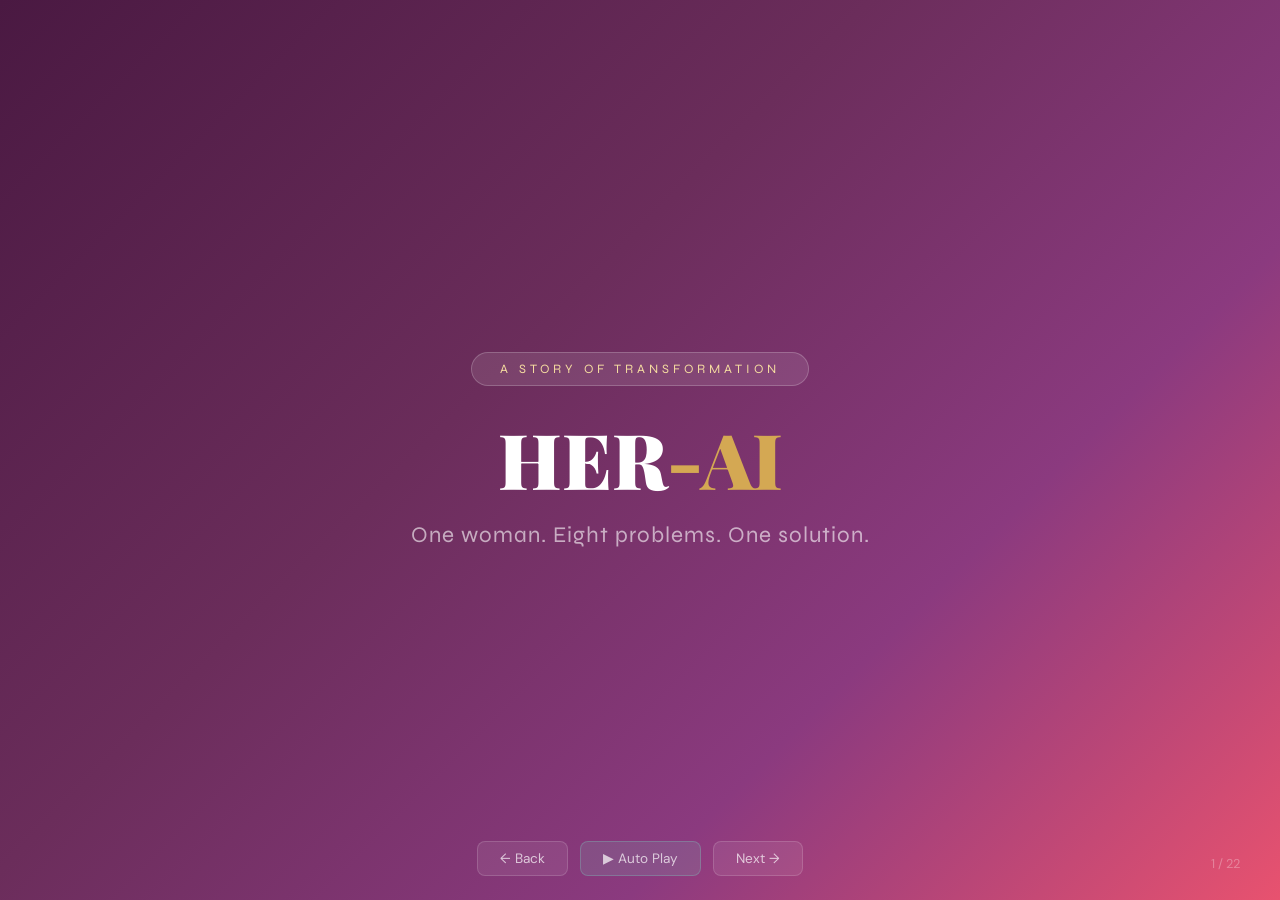
<file: story.html>
<!DOCTYPE html>
<html lang="en">
<head>
<meta charset="UTF-8">
<meta name="viewport" content="width=device-width, initial-scale=1.0">
<title>HER-AI — Priya's Story</title>
<link href="https://fonts.googleapis.com/css2?family=Playfair+Display:ital,wght@0,400;0,700;0,900;1,400&family=DM+Sans:wght@300;400;500;700&family=Syne:wght@400;600;700;800&display=swap" rel="stylesheet">
<style>
:root {
  --plum: #6B2D5B;
  --plum-deep: #4A1942;
  --rose: #E8526F;
  --gold: #D4A853;
  --gold-light: #F5DCA0;
  --mint: #7ECEC1;
  --lavender: #C5A3CF;
  --coral: #F08A6D;
  --sky: #7EB5D6;
  --cream: #FFF8F0;
  --night: #0a0a0f;
  --white: #fff;
}

* { margin: 0; padding: 0; box-sizing: border-box; }
html, body { height: 100%; overflow: hidden; background: var(--night); font-family: 'DM Sans', sans-serif; }

.scene {
  position: absolute;
  inset: 0;
  display: flex;
  flex-direction: column;
  justify-content: center;
  align-items: center;
  padding: 60px;
  opacity: 0;
  pointer-events: none;
  transition: opacity 0.8s ease;
}
.scene.active { opacity: 1; pointer-events: all; }

/* ===== SCENE 1: INTRO ===== */
.sc1 {
  background: linear-gradient(135deg, var(--plum-deep) 0%, var(--plum) 40%, #8B3A7F 70%, var(--rose) 100%);
  text-align: center;
}
.sc1-badge {
  background: rgba(255,255,255,0.1);
  border: 1px solid rgba(255,255,255,0.2);
  padding: 8px 28px;
  border-radius: 40px;
  font-family: 'Syne', sans-serif;
  font-size: 0.8rem;
  letter-spacing: 4px;
  text-transform: uppercase;
  color: var(--gold-light);
  margin-bottom: 30px;
  opacity: 0;
  animation: fadeUp 0.8s 0.3s forwards;
}
.sc1-title {
  font-family: 'Playfair Display', serif;
  font-size: clamp(2.5rem, 6vw, 5rem);
  color: var(--white);
  font-weight: 900;
  line-height: 1.1;
  opacity: 0;
  animation: fadeUp 0.8s 0.6s forwards;
}
.sc1-title .gold { color: var(--gold); }
.sc1-sub {
  font-family: 'Syne', sans-serif;
  font-size: clamp(1rem, 2vw, 1.4rem);
  color: rgba(255,255,255,0.6);
  margin-top: 20px;
  letter-spacing: 1px;
  opacity: 0;
  animation: fadeUp 0.8s 0.9s forwards;
}

/* ===== SCENE 2: MEET PRIYA ===== */
.sc2 { background: var(--cream); }
.priya-card {
  display: flex;
  align-items: center;
  gap: 50px;
  max-width: 900px;
}
.priya-avatar {
  width: 200px;
  height: 200px;
  border-radius: 50%;
  background: linear-gradient(135deg, var(--lavender), var(--rose));
  display: flex;
  align-items: center;
  justify-content: center;
  font-size: 5rem;
  flex-shrink: 0;
  opacity: 0;
  animation: scaleIn 0.6s 0.3s forwards;
  box-shadow: 0 20px 60px rgba(107,45,91,0.2);
}
.priya-info { opacity: 0; animation: fadeLeft 0.6s 0.6s forwards; }
.priya-name {
  font-family: 'Playfair Display', serif;
  font-size: 2.8rem;
  font-weight: 900;
  color: var(--plum-deep);
  margin-bottom: 8px;
}
.priya-role {
  font-family: 'Syne', sans-serif;
  font-size: 1rem;
  color: var(--rose);
  font-weight: 700;
  letter-spacing: 2px;
  text-transform: uppercase;
  margin-bottom: 16px;
}
.priya-desc {
  font-size: 1.15rem;
  color: #8B7A91;
  line-height: 1.8;
  max-width: 500px;
}
.priya-desc strong { color: var(--plum); }

/* ===== SCENE 3-7: PROBLEM SCENES ===== */
.problem-scene {
  background: #1a1025;
  text-align: center;
}
.time-badge {
  font-family: 'Syne', sans-serif;
  font-size: 0.8rem;
  letter-spacing: 4px;
  text-transform: uppercase;
  color: var(--rose);
  margin-bottom: 20px;
  opacity: 0;
  animation: fadeUp 0.5s 0.2s forwards;
}
.problem-emoji {
  font-size: 5rem;
  margin-bottom: 24px;
  opacity: 0;
  animation: bounceIn 0.6s 0.4s forwards;
}
.problem-title {
  font-family: 'Playfair Display', serif;
  font-size: clamp(1.5rem, 3.5vw, 2.4rem);
  color: var(--white);
  font-weight: 700;
  margin-bottom: 16px;
  opacity: 0;
  animation: fadeUp 0.6s 0.6s forwards;
}
.problem-text {
  font-size: 1.1rem;
  color: rgba(255,255,255,0.5);
  line-height: 1.8;
  max-width: 600px;
  opacity: 0;
  animation: fadeUp 0.6s 0.8s forwards;
}
.stress-bar {
  margin-top: 30px;
  width: 300px;
  height: 8px;
  background: rgba(255,255,255,0.1);
  border-radius: 4px;
  overflow: hidden;
  opacity: 0;
  animation: fadeUp 0.5s 1s forwards;
}
.stress-fill {
  height: 100%;
  border-radius: 4px;
  animation: stressFill 1.5s 1.2s forwards;
  width: 0;
}
.stress-fill.low { background: var(--gold); }
.stress-fill.med { background: var(--coral); }
.stress-fill.high { background: var(--rose); }
.stress-fill.max { background: linear-gradient(90deg, var(--rose), #ff3355); }
.stress-label {
  font-family: 'Syne', sans-serif;
  font-size: 0.7rem;
  letter-spacing: 2px;
  text-transform: uppercase;
  margin-top: 8px;
  opacity: 0;
  animation: fadeUp 0.4s 2s forwards;
}

/* ===== SCENE 8: BREAKING POINT ===== */
.breaking {
  background: linear-gradient(135deg, #1a0515, #2a0a1a);
  text-align: center;
}
.breaking-emoji {
  font-size: 6rem;
  opacity: 0;
  animation: shakeIn 0.8s 0.3s forwards;
}
.breaking-title {
  font-family: 'Playfair Display', serif;
  font-size: clamp(2rem, 4vw, 3rem);
  color: var(--rose);
  font-weight: 900;
  margin: 24px 0 16px;
  opacity: 0;
  animation: fadeUp 0.6s 0.8s forwards;
}
.breaking-text {
  font-size: 1.1rem;
  color: rgba(255,255,255,0.4);
  line-height: 1.8;
  max-width: 550px;
  opacity: 0;
  animation: fadeUp 0.6s 1s forwards;
}
.app-icons {
  display: flex;
  gap: 12px;
  margin-top: 30px;
  opacity: 0;
  animation: fadeUp 0.5s 1.3s forwards;
}
.app-icon-box {
  width: 50px;
  height: 50px;
  border-radius: 12px;
  background: rgba(255,255,255,0.06);
  border: 1px solid rgba(255,255,255,0.1);
  display: flex;
  align-items: center;
  justify-content: center;
  font-size: 1.3rem;
}

/* ===== SCENE 9: DISCOVERS HER-AI ===== */
.discover {
  background: linear-gradient(135deg, var(--plum-deep), var(--plum));
  text-align: center;
}
.discover-glow {
  width: 180px;
  height: 180px;
  border-radius: 50%;
  background: radial-gradient(circle, rgba(212,168,83,0.3), transparent 70%);
  display: flex;
  align-items: center;
  justify-content: center;
  font-size: 4rem;
  opacity: 0;
  animation: glowIn 1s 0.3s forwards;
  margin-bottom: 30px;
}
.discover-title {
  font-family: 'Playfair Display', serif;
  font-size: clamp(2rem, 4vw, 3.2rem);
  color: var(--white);
  font-weight: 900;
  opacity: 0;
  animation: fadeUp 0.6s 0.8s forwards;
}
.discover-title .gold { color: var(--gold); }
.discover-sub {
  font-size: 1.1rem;
  color: rgba(255,255,255,0.5);
  margin-top: 14px;
  opacity: 0;
  animation: fadeUp 0.6s 1s forwards;
}

/* ===== SCENE 10-14: SOLUTION SCENES ===== */
.solution-scene {
  background: linear-gradient(180deg, #0d1117, #1a1025);
  text-align: center;
}
.sol-time {
  font-family: 'Syne', sans-serif;
  font-size: 0.8rem;
  letter-spacing: 4px;
  text-transform: uppercase;
  color: var(--mint);
  margin-bottom: 20px;
  opacity: 0;
  animation: fadeUp 0.5s 0.2s forwards;
}
.sol-emoji {
  font-size: 5rem;
  margin-bottom: 24px;
  opacity: 0;
  animation: bounceIn 0.6s 0.4s forwards;
}
.sol-title {
  font-family: 'Playfair Display', serif;
  font-size: clamp(1.5rem, 3.5vw, 2.4rem);
  color: var(--white);
  font-weight: 700;
  margin-bottom: 16px;
  opacity: 0;
  animation: fadeUp 0.6s 0.6s forwards;
}
.sol-title .gold { color: var(--gold); }
.sol-title .mint { color: var(--mint); }
.sol-text {
  font-size: 1.05rem;
  color: rgba(255,255,255,0.5);
  line-height: 1.8;
  max-width: 600px;
  opacity: 0;
  animation: fadeUp 0.6s 0.8s forwards;
}
.sol-mockup {
  margin-top: 28px;
  background: rgba(255,255,255,0.04);
  border: 1px solid rgba(255,255,255,0.08);
  border-radius: 14px;
  padding: 16px 28px;
  font-family: 'DM Sans', sans-serif;
  font-size: 0.9rem;
  color: var(--gold-light);
  max-width: 500px;
  text-align: left;
  line-height: 1.7;
  opacity: 0;
  animation: fadeUp 0.5s 1s forwards;
}
.sol-mockup .ai-label {
  font-family: 'Syne', sans-serif;
  font-size: 0.65rem;
  letter-spacing: 2px;
  text-transform: uppercase;
  color: var(--mint);
  margin-bottom: 6px;
}
.happy-bar {
  margin-top: 30px;
  width: 300px;
  height: 8px;
  background: rgba(255,255,255,0.1);
  border-radius: 4px;
  overflow: hidden;
  opacity: 0;
  animation: fadeUp 0.5s 1s forwards;
}
.happy-fill {
  height: 100%;
  background: linear-gradient(90deg, var(--mint), var(--gold));
  border-radius: 4px;
  width: 0;
  animation: stressFill 1.5s 1.2s forwards;
}
.happy-label {
  font-family: 'Syne', sans-serif;
  font-size: 0.7rem;
  letter-spacing: 2px;
  text-transform: uppercase;
  color: var(--mint);
  margin-top: 8px;
  opacity: 0;
  animation: fadeUp 0.4s 2s forwards;
}

/* ===== SCENE 15: HAPPY ENDING ===== */
.happy {
  background: linear-gradient(135deg, var(--plum-deep), var(--plum), #8B3A7F, var(--rose));
  text-align: center;
}
.happy-avatar {
  font-size: 5rem;
  margin-bottom: 24px;
  opacity: 0;
  animation: bounceIn 0.6s 0.3s forwards;
}
.happy-title {
  font-family: 'Playfair Display', serif;
  font-size: clamp(2rem, 4vw, 3rem);
  color: var(--white);
  font-weight: 900;
  margin-bottom: 14px;
  opacity: 0;
  animation: fadeUp 0.6s 0.6s forwards;
}
.happy-title .gold { color: var(--gold); }
.happy-stats {
  display: flex;
  gap: 40px;
  margin: 30px 0;
  opacity: 0;
  animation: fadeUp 0.6s 0.9s forwards;
}
.h-stat {
  text-align: center;
}
.h-stat-num {
  font-family: 'Syne', sans-serif;
  font-size: 2.2rem;
  font-weight: 800;
  color: var(--gold);
}
.h-stat-label {
  font-size: 0.78rem;
  color: rgba(255,255,255,0.5);
  margin-top: 4px;
}
.happy-quote {
  font-family: 'Playfair Display', serif;
  font-size: 1.3rem;
  font-style: italic;
  color: rgba(255,255,255,0.7);
  max-width: 600px;
  line-height: 1.7;
  margin-top: 20px;
  opacity: 0;
  animation: fadeUp 0.6s 1.2s forwards;
}

/* ===== SCENE 16: CTA ===== */
.cta-scene {
  background: var(--night);
  text-align: center;
}
.cta-logo {
  font-family: 'Playfair Display', serif;
  font-size: clamp(3rem, 6vw, 5rem);
  font-weight: 900;
  color: var(--white);
  opacity: 0;
  animation: fadeUp 0.8s 0.3s forwards;
}
.cta-logo .gold { color: var(--gold); }
.cta-tagline {
  font-family: 'Syne', sans-serif;
  font-size: 1.1rem;
  color: rgba(255,255,255,0.4);
  letter-spacing: 3px;
  text-transform: uppercase;
  margin-top: 16px;
  opacity: 0;
  animation: fadeUp 0.6s 0.6s forwards;
}
.cta-points {
  display: flex;
  gap: 40px;
  margin-top: 40px;
  opacity: 0;
  animation: fadeUp 0.6s 0.9s forwards;
}
.cta-point {
  text-align: center;
  max-width: 180px;
}
.cta-point-icon { font-size: 2rem; margin-bottom: 10px; }
.cta-point-text {
  font-size: 0.85rem;
  color: rgba(255,255,255,0.5);
  line-height: 1.5;
}
.cta-link {
  margin-top: 40px;
  font-family: 'Syne', sans-serif;
  font-size: 0.8rem;
  letter-spacing: 3px;
  color: var(--gold);
  opacity: 0;
  animation: fadeUp 0.5s 1.2s forwards;
}

/* ===== CONTROLS ===== */
.controls {
  position: fixed;
  bottom: 24px;
  left: 50%;
  transform: translateX(-50%);
  display: flex;
  gap: 12px;
  z-index: 100;
}
.ctrl-btn {
  background: rgba(255,255,255,0.08);
  border: 1px solid rgba(255,255,255,0.15);
  color: rgba(255,255,255,0.7);
  padding: 8px 22px;
  border-radius: 8px;
  cursor: pointer;
  font-family: 'DM Sans', sans-serif;
  font-size: 0.85rem;
  transition: all 0.3s;
}
.ctrl-btn:hover { background: rgba(212,168,83,0.2); border-color: var(--gold); color: var(--white); }
.ctrl-btn.auto { background: rgba(126,206,193,0.15); border-color: rgba(126,206,193,0.3); }
.ctrl-btn.auto.playing { background: rgba(232,82,111,0.15); border-color: rgba(232,82,111,0.3); }

.scene-counter {
  position: fixed;
  bottom: 28px;
  right: 40px;
  font-family: 'DM Sans', sans-serif;
  font-size: 0.8rem;
  color: rgba(255,255,255,0.3);
  z-index: 100;
}

.progress-bar {
  position: fixed;
  top: 0;
  left: 0;
  height: 3px;
  background: linear-gradient(90deg, var(--gold), var(--rose));
  z-index: 200;
  transition: width 0.5s ease;
}

/* ===== ANIMATIONS ===== */
@keyframes fadeUp {
  from { opacity: 0; transform: translateY(30px); }
  to { opacity: 1; transform: translateY(0); }
}
@keyframes fadeLeft {
  from { opacity: 0; transform: translateX(40px); }
  to { opacity: 1; transform: translateX(0); }
}
@keyframes scaleIn {
  from { opacity: 0; transform: scale(0.5); }
  to { opacity: 1; transform: scale(1); }
}
@keyframes bounceIn {
  0% { opacity: 0; transform: scale(0.3); }
  50% { opacity: 1; transform: scale(1.1); }
  100% { opacity: 1; transform: scale(1); }
}
@keyframes shakeIn {
  0% { opacity: 0; transform: scale(0.5) rotate(-10deg); }
  40% { opacity: 1; transform: scale(1.05) rotate(3deg); }
  60% { transform: scale(0.98) rotate(-2deg); }
  80% { transform: scale(1.01) rotate(1deg); }
  100% { opacity: 1; transform: scale(1) rotate(0); }
}
@keyframes glowIn {
  0% { opacity: 0; transform: scale(0.3); box-shadow: 0 0 0 rgba(212,168,83,0); }
  100% { opacity: 1; transform: scale(1); box-shadow: 0 0 80px rgba(212,168,83,0.3); }
}
@keyframes stressFill {
  to { width: var(--fill); }
}

@media (max-width: 768px) {
  .scene { padding: 30px 20px; }
  .priya-card { flex-direction: column; gap: 24px; text-align: center; }
  .priya-avatar { width: 130px; height: 130px; font-size: 3.5rem; }
  .priya-name { font-size: 2rem; }
  .priya-desc { font-size: 0.95rem; }
  .happy-stats { gap: 20px; flex-wrap: wrap; justify-content: center; }
  .cta-points { flex-wrap: wrap; justify-content: center; gap: 20px; }
  .app-icons { flex-wrap: wrap; justify-content: center; }
}
</style>
</head>
<body>

<div class="progress-bar" id="progressBar"></div>
<div class="scene-counter" id="sceneCounter">1 / 22</div>

<div class="controls">
  <button class="ctrl-btn" onclick="prev()">&#8592; Back</button>
  <button class="ctrl-btn auto" id="autoBtn" onclick="toggleAuto()">&#9654; Auto Play</button>
  <button class="ctrl-btn" onclick="next()">Next &#8594;</button>
</div>

<!-- SCENE 1: INTRO -->
<div class="scene sc1 active" id="s1">
  <div class="sc1-badge">A Story of Transformation</div>
  <h1 class="sc1-title">HER<span class="gold">-AI</span></h1>
  <p class="sc1-sub">One woman. Eight problems. One solution.</p>
</div>

<!-- SCENE 2: MEET PRIYA -->
<div class="scene sc2" id="s2">
  <div class="priya-card">
    <div class="priya-avatar">👩‍💼</div>
    <div class="priya-info">
      <div class="priya-name">Meet Priya</div>
      <div class="priya-role">Marketing Manager, Age 28</div>
      <div class="priya-desc">
        She's ambitious, hardworking, manages a team of 12.<br><br>
        But behind the confidence, she's <strong>drowning in chaos</strong> &mdash; juggling career, home, health, finances, and personal growth across <strong>6 disconnected apps</strong>.
      </div>
    </div>
  </div>
</div>

<!-- SCENE 3: MORNING PROBLEM -->
<div class="scene problem-scene" id="s3">
  <div class="time-badge">7:00 AM &mdash; Morning</div>
  <div class="problem-emoji">😫</div>
  <div class="problem-title">Wakes Up Exhausted</div>
  <div class="problem-text">Opens 3 apps &mdash; to-do list, calendar, period tracker. Nothing connects. She's in her Luteal phase but doesn't know she should go easy today. Starts planning a heavy day.</div>
  <div class="stress-bar"><div class="stress-fill low" style="--fill: 30%"></div></div>
  <div class="stress-label" style="color: var(--gold);">Stress Level: Rising</div>
</div>

<!-- SCENE 4: OFFICE PROBLEM -->
<div class="scene problem-scene" id="s4">
  <div class="time-badge">9:30 AM &mdash; Office</div>
  <div class="problem-emoji">📧</div>
  <div class="problem-title">Struggling with an Email</div>
  <div class="problem-text">Boss needs a confident email to a difficult client. She writes 4 drafts &mdash; too soft, too aggressive, too long, too vague. Wastes 40 minutes. Sends it anyway, unsure.</div>
  <div class="stress-bar"><div class="stress-fill med" style="--fill: 50%"></div></div>
  <div class="stress-label" style="color: var(--coral);">Stress Level: Growing</div>
</div>

<!-- SCENE 5: STORE PROBLEM -->
<div class="scene problem-scene" id="s5">
  <div class="time-badge">1:00 PM &mdash; Lunch Break</div>
  <div class="problem-emoji">🛒</div>
  <div class="problem-title">Forgot the Groceries. Again.</div>
  <div class="problem-text">Walks past the supermarket every single day. The milk, eggs, and bread are still not bought. She only remembers when she's already home. Every. Single. Time.</div>
  <div class="stress-bar"><div class="stress-fill med" style="--fill: 65%"></div></div>
  <div class="stress-label" style="color: var(--coral);">Stress Level: Frustrating</div>
</div>

<!-- SCENE 6: LEARNING PROBLEM -->
<div class="scene problem-scene" id="s6">
  <div class="time-badge">6:00 PM &mdash; Evening</div>
  <div class="problem-emoji">📚</div>
  <div class="problem-title">Wants to Learn, Can't Focus</div>
  <div class="problem-text">Appraisal is next month. She needs negotiation skills. Googles random articles, watches half a YouTube video, gets distracted. No structure, no progress. Gives up in 10 minutes.</div>
  <div class="stress-bar"><div class="stress-fill high" style="--fill: 78%"></div></div>
  <div class="stress-label" style="color: var(--rose);">Stress Level: High</div>
</div>

<!-- SCENE 7: FINANCE PROBLEM -->
<div class="scene problem-scene" id="s7">
  <div class="time-badge">9:00 PM &mdash; Night</div>
  <div class="problem-emoji">💸</div>
  <div class="problem-title">Where Did the Money Go?</div>
  <div class="problem-text">Salary came 20 days ago. Account shows ₹4,200 left. She has no idea where ₹35,800 went. Opens a budget app she forgot the password to. Gives up. Feels guilty.</div>
  <div class="stress-bar"><div class="stress-fill max" style="--fill: 92%"></div></div>
  <div class="stress-label" style="color: #ff4466;">Stress Level: Overwhelmed</div>
</div>

<!-- SCENE 8: BREAKING POINT -->
<div class="scene breaking" id="s8">
  <div class="breaking-emoji">😰</div>
  <div class="breaking-title">The Breaking Point</div>
  <div class="breaking-text">"I have 6 apps. None of them talk to each other. None of them understand MY life. I'm organized at work but falling apart everywhere else."</div>
  <div class="app-icons">
    <div class="app-icon-box">📋</div>
    <div class="app-icon-box">📅</div>
    <div class="app-icon-box">💰</div>
    <div class="app-icon-box">🏥</div>
    <div class="app-icon-box">📚</div>
    <div class="app-icon-box">📝</div>
  </div>
</div>

<!-- SCENE 9: DISCOVERS HER-AI -->
<div class="scene discover" id="s9">
  <div class="discover-glow">✦</div>
  <div class="discover-title">Then She Found <span class="gold">HER-AI</span></div>
  <div class="discover-sub">One AI brain. Eight life dimensions. Everything connected.</div>
</div>

<!-- SCENE 10: SOLUTION - MORNING -->
<div class="scene solution-scene" id="s10">
  <div class="sol-time">7:00 AM &mdash; With HER-AI</div>
  <div class="sol-emoji">🌅</div>
  <div class="sol-title">Wakes Up. <span class="gold">Dashboard Knows.</span></div>
  <div class="sol-text">HER-AI detects her Luteal phase. Dashboard shows: "Low energy today. Focus on 2 easy tasks. Defer the report to Thursday."</div>
  <div class="sol-mockup">
    <div class="ai-label">HER-AI Dashboard</div>
    ⚡ Energy: Low &nbsp;|&nbsp; 🌙 Phase: Luteal &nbsp;|&nbsp; ✅ 2 tasks recommended<br>
    💡 "Take it easy today. Your energy peaks again on Friday."
  </div>
</div>

<!-- SCENE 11: SOLUTION - EMAIL -->
<div class="scene solution-scene" id="s11">
  <div class="sol-time">9:30 AM &mdash; With HER-AI</div>
  <div class="sol-emoji">✉️</div>
  <div class="sol-title">Email Rewritten in <span class="mint">3 Seconds</span></div>
  <div class="sol-text">Pastes her rough draft into AI Email Rewriter. Selects "Confident & Professional" tone. Gets a polished email instantly. Sends it. Done.</div>
  <div class="sol-mockup">
    <div class="ai-label">AI Email Rewriter</div>
    <strong>Before:</strong> "Hi, I was wondering if maybe we could discuss the timeline?"<br>
    <strong>After:</strong> "Hi Rahul, I'd like to align on the revised timeline. Let's connect Thursday at 2 PM to finalize deliverables."
  </div>
</div>

<!-- SCENE 12: SOLUTION - GEO -->
<div class="scene solution-scene" id="s12">
  <div class="sol-time">1:00 PM &mdash; With HER-AI</div>
  <div class="sol-emoji">📍</div>
  <div class="sol-title">Phone Buzzes: <span class="gold">"You're Near Fresh Mart!"</span></div>
  <div class="sol-text">GPS detects she's 200 meters from the store. HER-AI alerts: "Don't forget: Milk, Eggs, Bread." She walks in. 5 minutes. Done. Never forgets again.</div>
  <div class="happy-bar"><div class="happy-fill" style="--fill: 60%"></div></div>
  <div class="happy-label">Confidence: Building</div>
</div>

<!-- SCENE 13: SOLUTION - LEARNING -->
<div class="scene solution-scene" id="s13">
  <div class="sol-time">6:00 PM &mdash; With HER-AI</div>
  <div class="sol-emoji">🎓</div>
  <div class="sol-title">AI Instructor: <span class="mint">Week 2, Lesson 3</span></div>
  <div class="sol-text">Opens Negotiation Course. AI instructor teaches anchoring techniques, gives practice scenarios, tracks her progress. Structured. 15 minutes/day. She's actually learning.</div>
  <div class="sol-mockup">
    <div class="ai-label">AI Learning Module</div>
    📖 Negotiation Mastery &mdash; Week 2<br>
    Today: "The Power of Anchoring" &nbsp;|&nbsp; Progress: 35%<br>
    🎯 Practice: "Your client says ₹50K. Counter with..."
  </div>
</div>

<!-- SCENE 14: SOLUTION - FINANCE -->
<div class="scene solution-scene" id="s14">
  <div class="sol-time">9:00 PM &mdash; With HER-AI</div>
  <div class="sol-emoji">💰</div>
  <div class="sol-title">Every Rupee. <span class="gold">Tracked.</span></div>
  <div class="sol-text">Opens Finance module. Sees: "Food: ₹4,200 (68% of budget). Transport: ₹2,100. Shopping: ₹3,400." Clear picture in 5 seconds. Logs her mood. Sleeps peacefully.</div>
  <div class="happy-bar"><div class="happy-fill" style="--fill: 85%"></div></div>
  <div class="happy-label">Peace of Mind: Restored</div>
</div>

<!-- SCENE 15: HAPPY ENDING -->
<div class="scene happy" id="s15">
  <div class="happy-avatar">😊</div>
  <div class="happy-title">Priya Runs Her Life Like a <span class="gold">CEO</span></div>
  <div class="happy-stats">
    <div class="h-stat"><div class="h-stat-num">1</div><div class="h-stat-label">App Instead of 6</div></div>
    <div class="h-stat"><div class="h-stat-num">8</div><div class="h-stat-label">Life Areas Managed</div></div>
    <div class="h-stat"><div class="h-stat-num">0</div><div class="h-stat-label">Missed Groceries</div></div>
    <div class="h-stat"><div class="h-stat-num">100%</div><div class="h-stat-label">In Control</div></div>
  </div>
  <div class="happy-quote">"I finally have an app that understands me &mdash; my energy, my cycle, my career, my life. Everything in one place. I'm not stressed anymore."</div>
</div>

<!-- SCENE 16: BUILD STORY - INTRO -->
<div class="scene discover" id="s16">
  <div class="discover-glow">🛠️</div>
  <div class="discover-title">How We Made <span class="gold">HER-AI</span></div>
  <div class="discover-sub">We spent 5 days to build HER-AI &mdash; but we don't want you to spend more than 5 minutes.<br>Here are the 5 steps to build your own HER-AI.</div>
</div>

<!-- SCENE 17: STEP 1 - CURSOR -->
<div class="scene solution-scene" id="s17">
  <div class="sol-time">Step 1</div>
  <div class="sol-emoji">💻</div>
  <div class="sol-title">Opened <span class="gold">Cursor IDE</span></div>
  <div class="sol-text">A free AI-powered code editor. No setup, no configuration. Just download, open, and start talking to AI.</div>
  <div class="sol-mockup">
    <div class="ai-label">What is Cursor?</div>
    A code editor with built-in AI assistant.<br>
    You describe what you want in plain English &mdash; AI writes the code for you.
  </div>
</div>

<!-- SCENE 18: STEP 2 - PROMPT 1 -->
<div class="scene solution-scene" id="s18">
  <div class="sol-time">Step 2</div>
  <div class="sol-emoji">📝</div>
  <div class="sol-title">Pasted <span class="gold">Prompt 1</span></div>
  <div class="sol-text">One detailed prompt describing the entire application &mdash; 8 modules, landing page, dashboard, AI chat, design system. Hit Enter.</div>
  <div class="sol-mockup">
    <div class="ai-label">Prompt 1 &mdash; The Foundation</div>
    "Build a complete Life Operating System for women called HER-AI with 8 modules: Productivity, Scheduler, Learning, Home, Finance, Leadership, Branding, Wellness..."<br><br>
    <strong>Result:</strong> 20+ files generated. Full application ready.
  </div>
</div>

<!-- SCENE 19: STEP 3 - PROMPT 2 -->
<div class="scene solution-scene" id="s19">
  <div class="sol-time">Step 3</div>
  <div class="sol-emoji">🧠</div>
  <div class="sol-title">Pasted <span class="mint">Prompt 2</span></div>
  <div class="sol-text">Second prompt added the intelligence layer &mdash; personalized AI, energy-based tasks, real GPS reminders, cycle-aware scheduling, responsive design for all screens.</div>
  <div class="sol-mockup">
    <div class="ai-label">Prompt 2 &mdash; Intelligence Layer</div>
    "Add energy-based task management, real GPS geo-reminders, personalized AI chat using live user data, responsive for all screens..."<br><br>
    <strong>Result:</strong> AI now knows your tasks, mood, budget, energy, and cycle.
  </div>
</div>

<!-- SCENE 20: STEP 4 - API KEY -->
<div class="scene solution-scene" id="s20">
  <div class="sol-time">Step 4</div>
  <div class="sol-emoji">🔑</div>
  <div class="sol-title">Added <span class="gold">Groq API Key</span></div>
  <div class="sol-text">Got a free API key from groq.com in 30 seconds. Pasted it in Settings. The AI brain came alive &mdash; real LLM responses, personalized to your data.</div>
  <div class="sol-mockup">
    <div class="ai-label">Settings &rarr; API Key</div>
    Groq API Key: gsk_xxxxx...<br>
    Model: LLaMA 3.3 70B Versatile<br>
    Cost: <strong>FREE</strong> &nbsp;|&nbsp; Speed: <strong>Instant</strong>
  </div>
</div>

<!-- SCENE 21: STEP 5 - DEPLOYED -->
<div class="scene solution-scene" id="s21">
  <div class="sol-time">Step 5</div>
  <div class="sol-emoji">🚀</div>
  <div class="sol-title">Pushed to GitHub. <span class="mint">Live.</span></div>
  <div class="sol-text">Uploaded to GitHub, enabled GitHub Pages. Application is now live on the internet. Anyone can open the link and use it. No server, no database, no hosting cost.</div>
  <div class="sol-mockup">
    <div class="ai-label">Deployment</div>
    🌐 gayatri-kharat.github.io/HER-AI<br>
    ✅ Live &nbsp;|&nbsp; ✅ Free &nbsp;|&nbsp; ✅ Works on any device
  </div>
  <div class="happy-bar"><div class="happy-fill" style="--fill: 100%"></div></div>
  <div class="happy-label">Application: Ready to Use</div>
</div>

<!-- SCENE 22: FINAL CTA -->
<div class="scene cta-scene" id="s22">
  <div class="cta-logo">HER<span class="gold">-AI</span></div>
  <div class="cta-tagline">2 Prompts. 5 Steps. A Complete Life Operating System.</div>
  <div class="cta-points">
    <div class="cta-point">
      <div class="cta-point-icon">💻</div>
      <div class="cta-point-text">Open Cursor IDE</div>
    </div>
    <div class="cta-point">
      <div class="cta-point-icon">📝</div>
      <div class="cta-point-text">Paste 2 Prompts</div>
    </div>
    <div class="cta-point">
      <div class="cta-point-icon">🔑</div>
      <div class="cta-point-text">Add API Key</div>
    </div>
    <div class="cta-point">
      <div class="cta-point-icon">🚀</div>
      <div class="cta-point-text">Deploy &amp; Share</div>
    </div>
  </div>
  <div class="cta-link">ANYONE CAN BUILD THIS. NO CODING NEEDED.</div>
</div>

<script>
var current = 1;
var total = 22;
var autoInterval = null;

function show(n) {
  document.querySelectorAll('.scene').forEach(function(s) {
    s.classList.remove('active');
    s.querySelectorAll('[style*="animation"]').forEach(function(el) {
      el.style.animation = 'none';
      el.offsetHeight;
      el.style.animation = '';
    });
  });
  var el = document.getElementById('s' + n);
  if (el) {
    el.offsetHeight;
    el.classList.add('active');
  }
  document.getElementById('sceneCounter').textContent = n + ' / ' + total;
  document.getElementById('progressBar').style.width = ((n / total) * 100) + '%';
}

function next() {
  if (current < total) { current++; show(current); }
}
function prev() {
  if (current > 1) { current--; show(current); }
}

function toggleAuto() {
  var btn = document.getElementById('autoBtn');
  if (autoInterval) {
    clearInterval(autoInterval);
    autoInterval = null;
    btn.textContent = '\u25B6 Auto Play';
    btn.classList.remove('playing');
  } else {
    btn.textContent = '\u25A0 Stop';
    btn.classList.add('playing');
    autoInterval = setInterval(function() {
      if (current < total) { next(); }
      else { toggleAuto(); }
    }, 5000);
  }
}

document.addEventListener('keydown', function(e) {
  if (e.key === 'ArrowRight' || e.key === ' ') { e.preventDefault(); next(); }
  if (e.key === 'ArrowLeft') { e.preventDefault(); prev(); }
});
</script>
</body>
</html>
</file>
